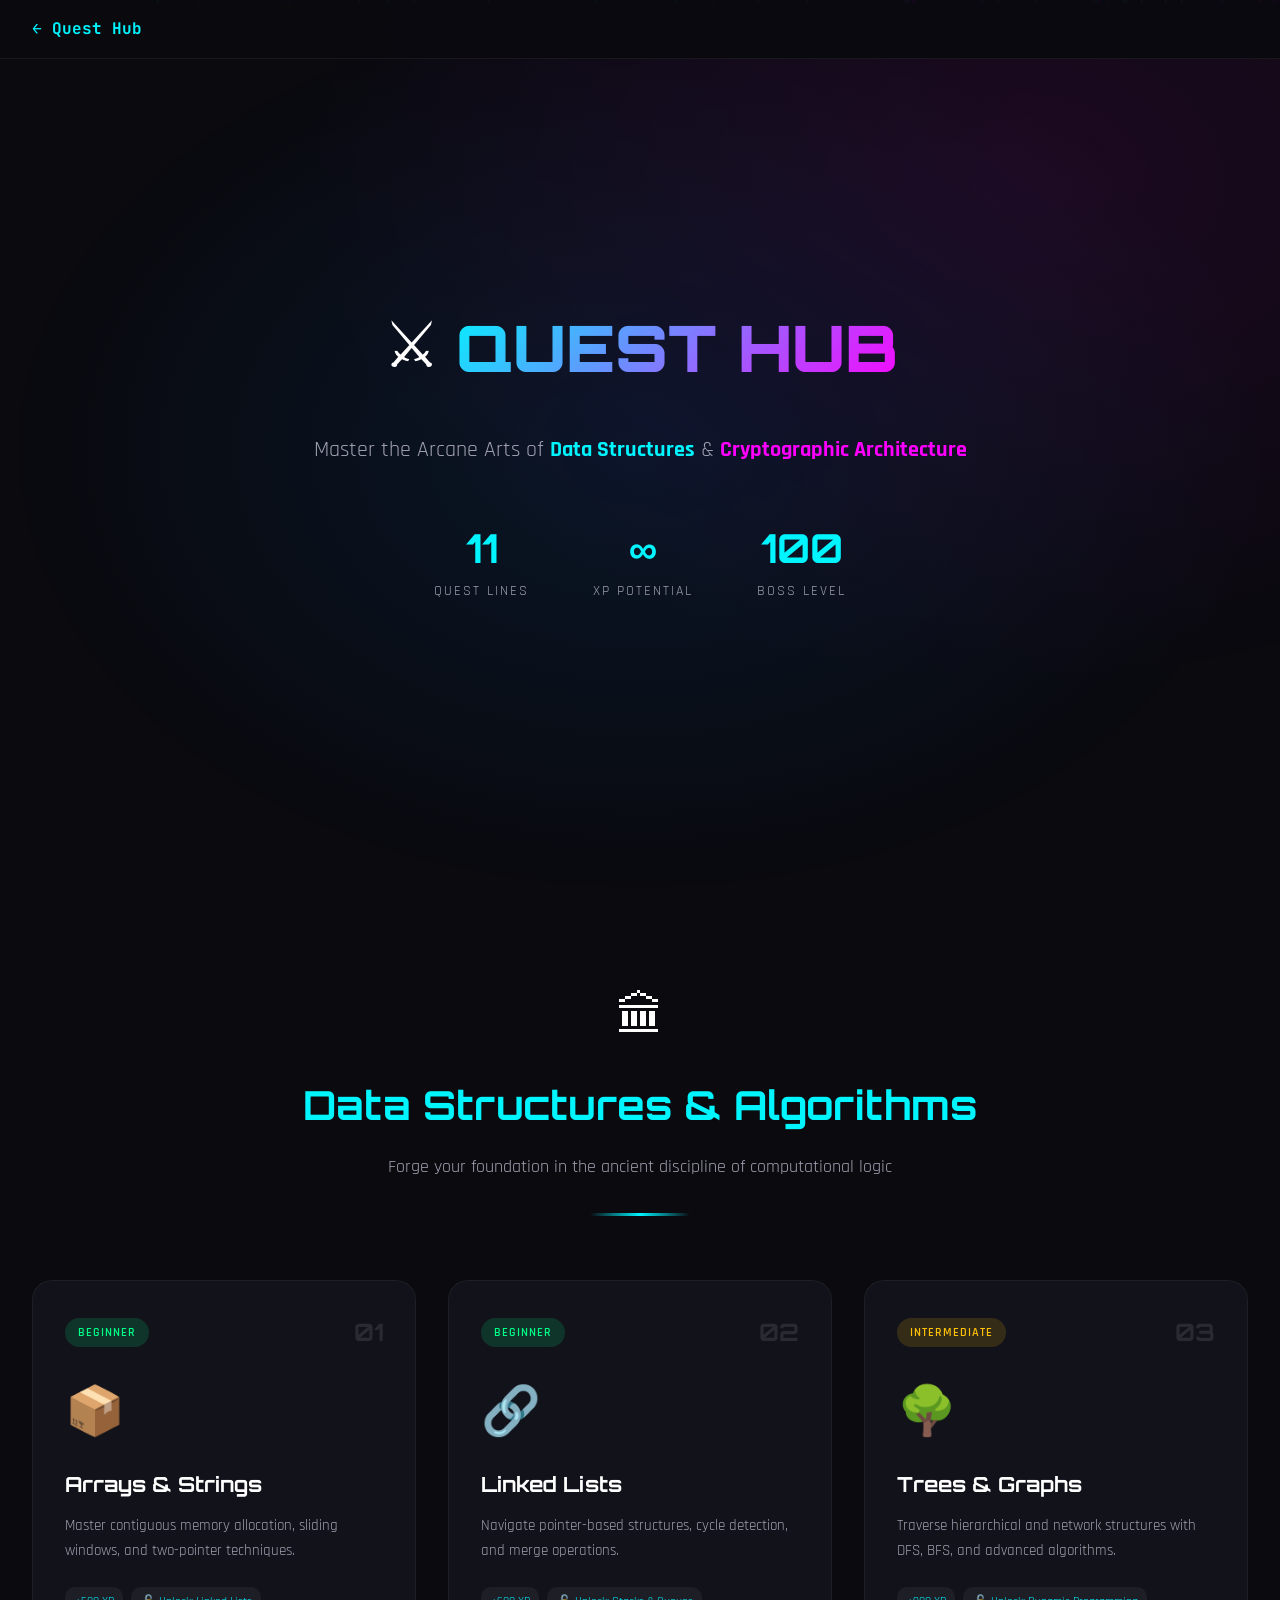
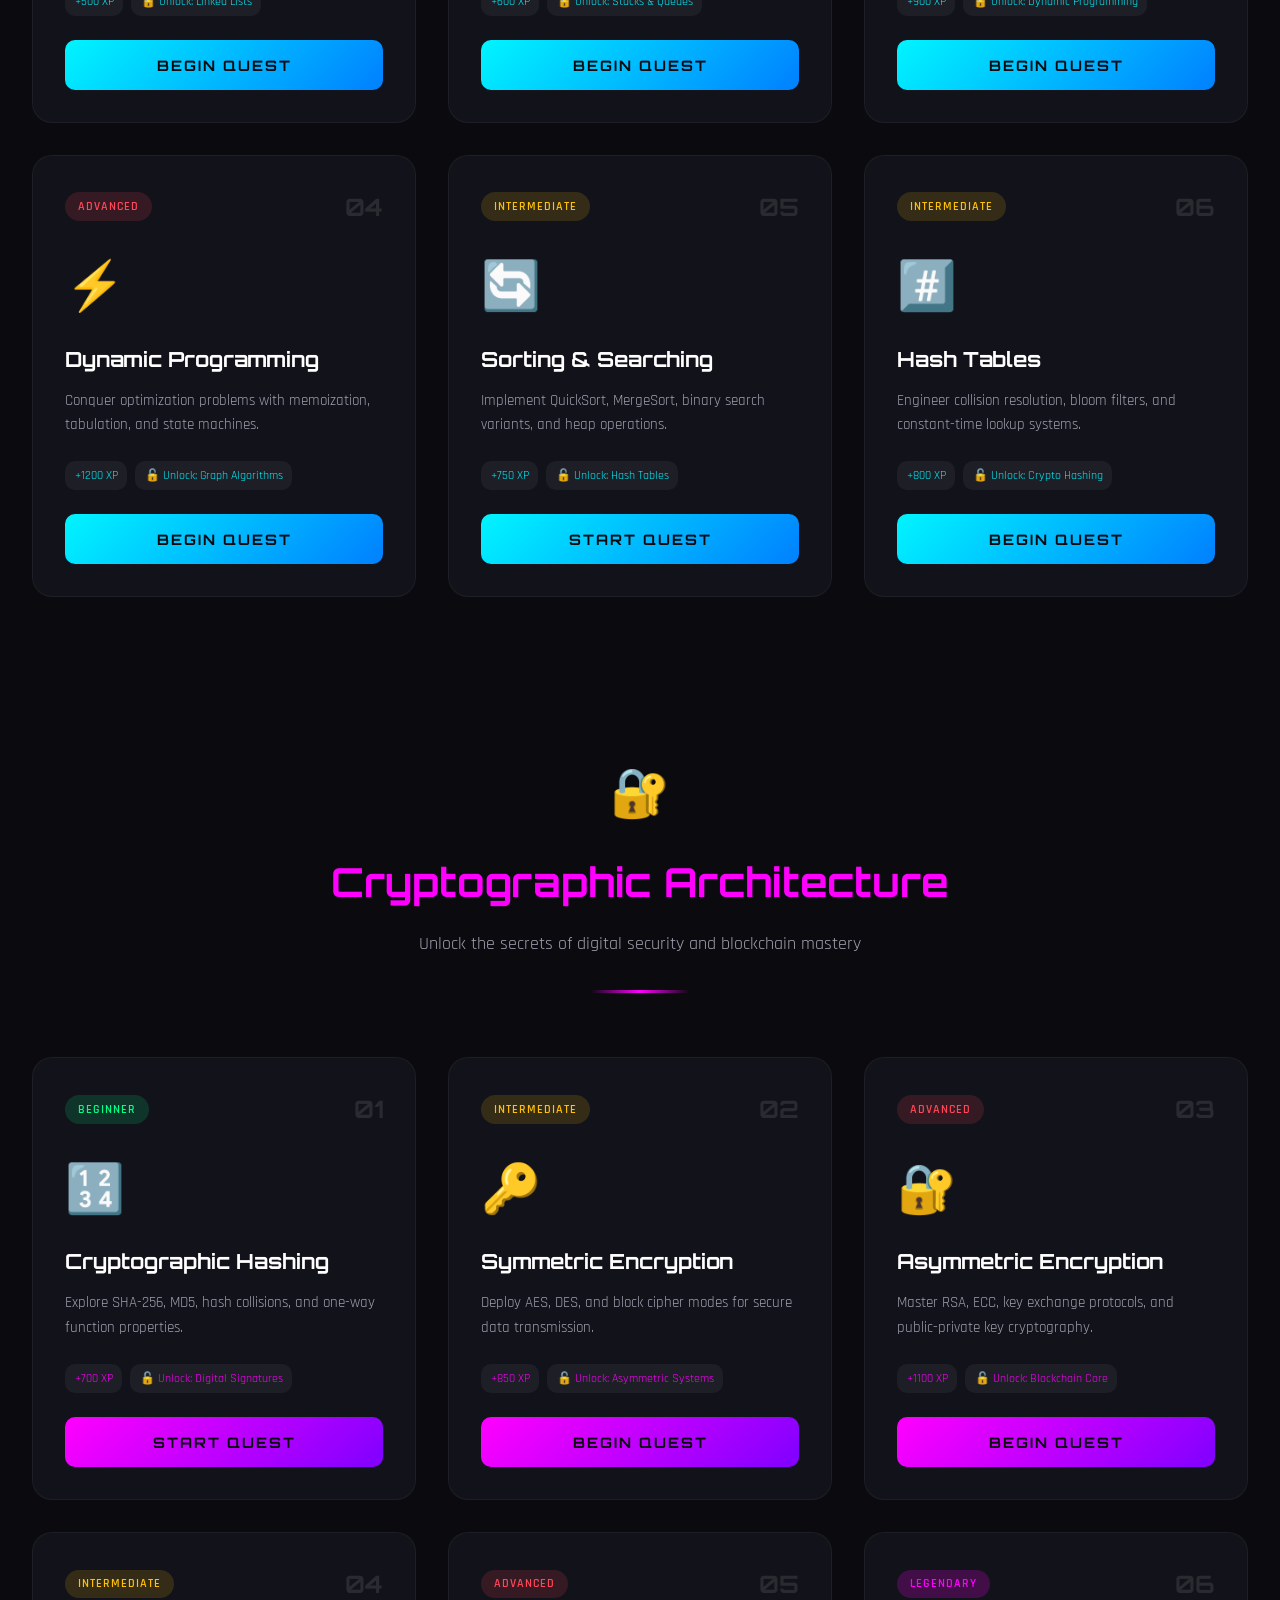
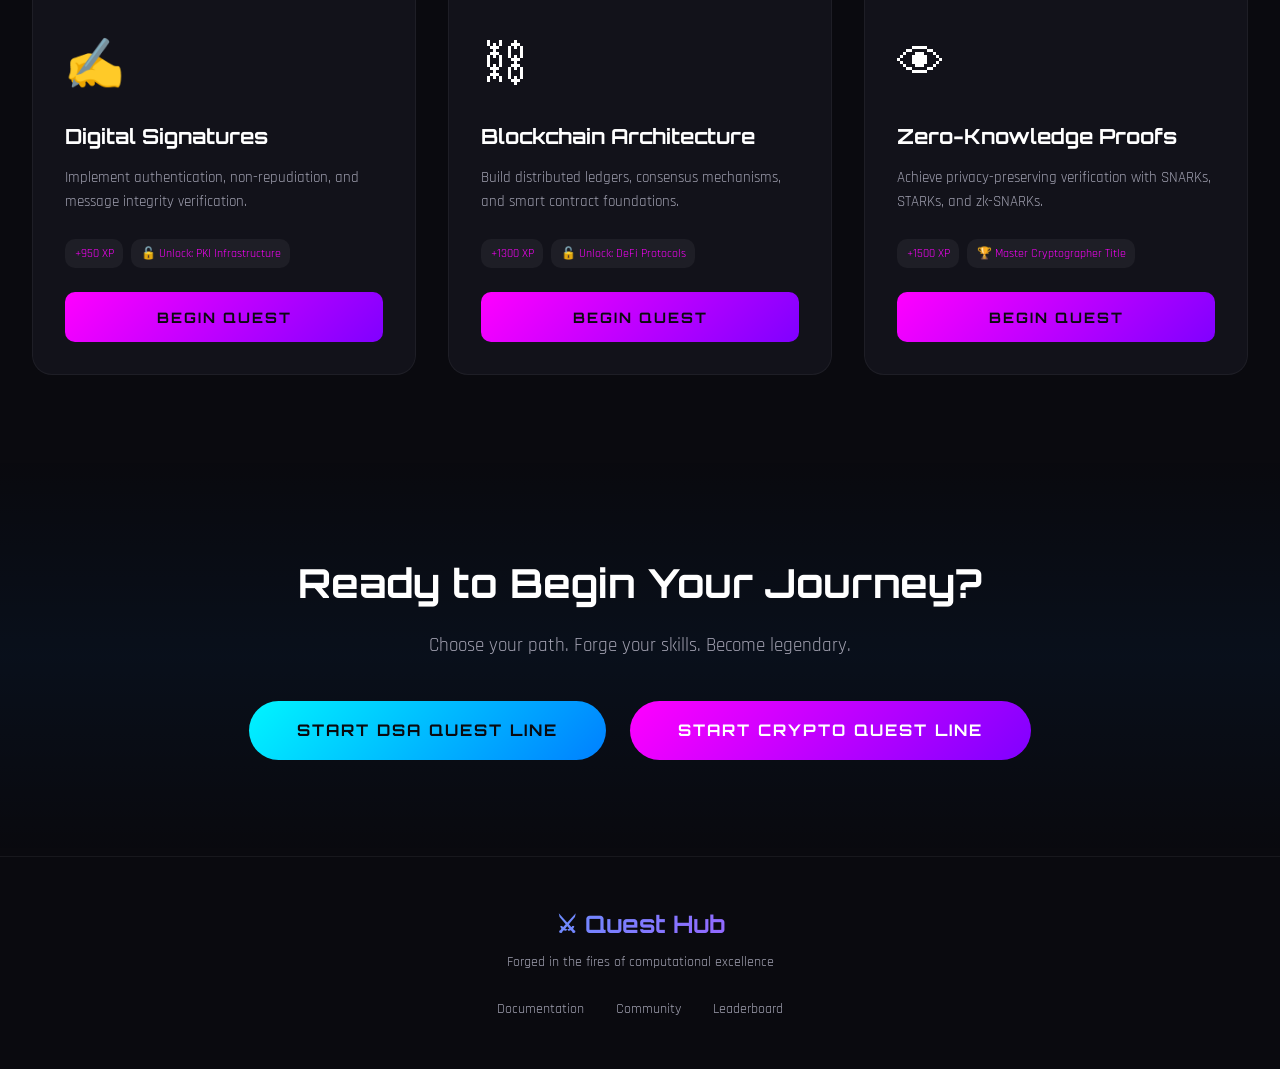
<file: index.html>
<!DOCTYPE html>
<html lang="en">
<head>
    <meta charset="UTF-8">
    <meta name="viewport" content="width=device-width, initial-scale=1.0">
    <title>DSA & Crypto Architecture Quest Hub</title>
    <link href="https://fonts.googleapis.com/css2?family=Orbitron:wght@400;700;900&family=Rajdhani:wght@300;400;500;600;700&family=JetBrains+Mono:wght@400;500;700&family=Inter:wght@300;400;500;600;700&display=swap" rel="stylesheet">
    <link rel="stylesheet" href="shared/styles.css">
    <link rel="stylesheet" href="styles.css">
</head>
<body>
    <div class="particles" id="particles"></div>

    <header class="hero">
        <div class="hero-content">
            <div class="logo-container">
                <div class="logo-icon">⚔</div>
                <h1 class="glitch" data-text="QUEST HUB">QUEST HUB</h1>
            </div>
            <p class="tagline">Master the Arcane Arts of <span class="highlight">Data Structures</span> & <span class="highlight-crypto">Cryptographic Architecture</span></p>
            <div class="stats-bar">
                <div class="stat">
                    <span class="stat-value">12</span>
                    <span class="stat-label">Quest Lines</span>
                </div>
                <div class="stat">
                    <span class="stat-value">∞</span>
                    <span class="stat-label">XP Potential</span>
                </div>
                <div class="stat">
                    <span class="stat-value">100</span>
                    <span class="stat-label">Boss Level</span>
                </div>
            </div>
        </div>
    </header>

    <main>
        <section class="section dsa-section">
            <div class="section-header">
                <span class="section-icon">🏛</span>
                <h2>Data Structures & Algorithms</h2>
                <p class="section-subtitle">Forge your foundation in the ancient discipline of computational logic</p>
                <div class="section-divider"></div>
            </div>

            <div class="quest-grid">
                <div class="quest-card" data-quest="arrays">
                    <div class="card-glow"></div>
                    <div class="card-header">
                        <div class="difficulty-badge easy">Beginner</div>
                        <span class="quest-number">01</span>
                    </div>
                    <div class="card-icon">📦</div>
                    <h3>Arrays & Strings</h3>
                    <p>Master contiguous memory allocation, sliding windows, and two-pointer techniques.</p>
                    <div class="quest-rewards">
                        <span class="reward">+500 XP</span>
                        <span class="reward">🔓 Unlock: Linked Lists</span>
                    </div>
                    <button class="quest-btn" onclick="location.href='pages/arrays-strings.html'">Begin Quest</button>
                </div>

                <div class="quest-card" data-quest="linked">
                    <div class="card-glow"></div>
                    <div class="card-header">
                        <div class="difficulty-badge easy">Beginner</div>
                        <span class="quest-number">02</span>
                    </div>
                    <div class="card-icon">🔗</div>
                    <h3>Linked Lists</h3>
                    <p>Navigate pointer-based structures, cycle detection, and merge operations.</p>
                    <div class="quest-rewards">
                        <span class="reward">+600 XP</span>
                        <span class="reward">🔓 Unlock: Stacks & Queues</span>
                    </div>
                    <button class="quest-btn" onclick="location.href='pages/linked-lists.html'">Begin Quest</button>
                </div>

                <div class="quest-card" data-quest="trees">
                    <div class="card-glow"></div>
                    <div class="card-header">
                        <div class="difficulty-badge medium">Intermediate</div>
                        <span class="quest-number">03</span>
                    </div>
                    <div class="card-icon">🌳</div>
                    <h3>Trees & Graphs</h3>
                    <p>Traverse hierarchical and network structures with DFS, BFS, and advanced algorithms.</p>
                    <div class="quest-rewards">
                        <span class="reward">+900 XP</span>
                        <span class="reward">🔓 Unlock: Dynamic Programming</span>
                    </div>
                    <button class="quest-btn" onclick="location.href='pages/trees-graphs.html'">Begin Quest</button>
                </div>

                <div class="quest-card" data-quest="dynamic">
                    <div class="card-glow"></div>
                    <div class="card-header">
                        <div class="difficulty-badge hard">Advanced</div>
                        <span class="quest-number">04</span>
                    </div>
                    <div class="card-icon">⚡</div>
                    <h3>Dynamic Programming</h3>
                    <p>Conquer optimization problems with memoization, tabulation, and state machines.</p>
                    <div class="quest-rewards">
                        <span class="reward">+1200 XP</span>
                        <span class="reward">🔓 Unlock: Graph Algorithms</span>
                    </div>
                    <button class="quest-btn" onclick="location.href='pages/dynamic-programming.html'">Begin Quest</button>
                </div>

                <div class="quest-card" data-quest="sorting">
                    <div class="card-glow"></div>
                    <div class="card-header">
                        <div class="difficulty-badge medium">Intermediate</div>
                        <span class="quest-number">05</span>
                    </div>
                    <div class="card-icon">🔄</div>
                    <h3>Sorting & Searching</h3>
                    <p>Implement QuickSort, MergeSort, binary search variants, and heap operations.</p>
                    <div class="quest-rewards">
                        <span class="reward">+750 XP</span>
                        <span class="reward">🔓 Unlock: Hash Tables</span>
                    </div>
                    <button class="quest-btn" onclick="location.href='pages/sorting-searching.html'">Start Quest</button>
                </div>

                <div class="quest-card" data-quest="hash">
                    <div class="card-glow"></div>
                    <div class="card-header">
                        <div class="difficulty-badge medium">Intermediate</div>
                        <span class="quest-number">06</span>
                    </div>
                    <div class="card-icon">#️⃣</div>
                    <h3>Hash Tables</h3>
                    <p>Engineer collision resolution, bloom filters, and constant-time lookup systems.</p>
                    <div class="quest-rewards">
                        <span class="reward">+800 XP</span>
                        <span class="reward">🔓 Unlock: Crypto Hashing</span>
                    </div>
                    <button class="quest-btn" onclick="location.href='pages/hash-tables.html'">Begin Quest</button>
                </div>
            </div>
        </section>

        <section class="section crypto-section">
            <div class="section-header">
                <span class="section-icon">🔐</span>
                <h2>Cryptographic Architecture</h2>
                <p class="section-subtitle">Unlock the secrets of digital security and blockchain mastery</p>
                <div class="section-divider crypto"></div>
            </div>

            <div class="quest-grid">
                <div class="quest-card crypto-card" data-quest="hashing">
                    <div class="card-glow crypto-glow"></div>
                    <div class="card-header">
                        <div class="difficulty-badge easy">Beginner</div>
                        <span class="quest-number">01</span>
                    </div>
                    <div class="card-icon">🔢</div>
                    <h3>Cryptographic Hashing</h3>
                    <p>Explore SHA-256, MD5, hash collisions, and one-way function properties.</p>
                    <div class="quest-rewards">
                        <span class="reward">+700 XP</span>
                        <span class="reward">🔓 Unlock: Digital Signatures</span>
                    </div>
                    <button class="quest-btn crypto-btn" onclick="location.href='pages/crypto-hashing.html'">Start Quest</button>
                </div>

                <div class="quest-card crypto-card" data-quest="symmetric">
                    <div class="card-glow crypto-glow"></div>
                    <div class="card-header">
                        <div class="difficulty-badge medium">Intermediate</div>
                        <span class="quest-number">02</span>
                    </div>
                    <div class="card-icon">🔑</div>
                    <h3>Symmetric Encryption</h3>
                    <p>Deploy AES, DES, and block cipher modes for secure data transmission.</p>
                    <div class="quest-rewards">
                        <span class="reward">+850 XP</span>
                        <span class="reward">🔓 Unlock: Asymmetric Systems</span>
                    </div>
                    <button class="quest-btn crypto-btn" onclick="location.href='pages/symmetric-encryption.html'">Begin Quest</button>
                </div>

                <div class="quest-card crypto-card" data-quest="asymmetric">
                    <div class="card-glow crypto-glow"></div>
                    <div class="card-header">
                        <div class="difficulty-badge hard">Advanced</div>
                        <span class="quest-number">03</span>
                    </div>
                    <div class="card-icon">🔐</div>
                    <h3>Asymmetric Encryption</h3>
                    <p>Master RSA, ECC, key exchange protocols, and public-private key cryptography.</p>
                    <div class="quest-rewards">
                        <span class="reward">+1100 XP</span>
                        <span class="reward">🔓 Unlock: Blockchain Core</span>
                    </div>
                    <button class="quest-btn crypto-btn" onclick="location.href='pages/asymmetric-encryption.html'">Begin Quest</button>
                </div>

                <div class="quest-card crypto-card" data-quest="signatures">
                    <div class="card-glow crypto-glow"></div>
                    <div class="card-header">
                        <div class="difficulty-badge medium">Intermediate</div>
                        <span class="quest-number">04</span>
                    </div>
                    <div class="card-icon">✍</div>
                    <h3>Digital Signatures</h3>
                    <p>Implement authentication, non-repudiation, and message integrity verification.</p>
                    <div class="quest-rewards">
                        <span class="reward">+950 XP</span>
                        <span class="reward">🔓 Unlock: PKI Infrastructure</span>
                    </div>
                    <button class="quest-btn crypto-btn" onclick="location.href='pages/digital-signatures.html'">Begin Quest</button>
                </div>

                <div class="quest-card crypto-card" data-quest="blockchain">
                    <div class="card-glow crypto-glow"></div>
                    <div class="card-header">
                        <div class="difficulty-badge hard">Advanced</div>
                        <span class="quest-number">05</span>
                    </div>
                    <div class="card-icon">⛓</div>
                    <h3>Blockchain Architecture</h3>
                    <p>Build distributed ledgers, consensus mechanisms, and smart contract foundations.</p>
                    <div class="quest-rewards">
                        <span class="reward">+1300 XP</span>
                        <span class="reward">🔓 Unlock: DeFi Protocols</span>
                    </div>
                    <button class="quest-btn crypto-btn" onclick="location.href='pages/blockchain.html'">Begin Quest</button>
                </div>

                <div class="quest-card crypto-card" data-quest="zk">
                    <div class="card-glow crypto-glow"></div>
                    <div class="card-header">
                        <div class="difficulty-badge legendary">Legendary</div>
                        <span class="quest-number">06</span>
                    </div>
                    <div class="card-icon">👁</div>
                    <h3>Zero-Knowledge Proofs</h3>
                    <p>Achieve privacy-preserving verification with SNARKs, STARKs, and zk-SNARKs.</p>
                    <div class="quest-rewards">
                        <span class="reward">+1500 XP</span>
                        <span class="reward">🏆 Master Cryptographer Title</span>
                    </div>
                    <button class="quest-btn crypto-btn" onclick="location.href='pages/zero-knowledge.html'">Begin Quest</button>
                </div>
            </div>
        </section>

        <section class="cta-section">
            <div class="cta-content">
                <h2>Ready to Begin Your Journey?</h2>
                <p>Choose your path. Forge your skills. Become legendary.</p>
                <div class="cta-buttons">
                    <button class="cta-btn primary" onclick="document.querySelector('.dsa-section').scrollIntoView({behavior:'smooth'})">Start DSA Quest Line</button>
                    <button class="cta-btn secondary" onclick="document.querySelector('.crypto-section').scrollIntoView({behavior:'smooth'})">Start Crypto Quest Line</button>
                </div>
            </div>
        </section>
    </main>

    <script src="shared/utils.js"></script>
    <script src="shared/navbar.js"></script>
    <script src="shared/footer.js"></script>
    <script src="script.js"></script>
</body>
</html>
</file>
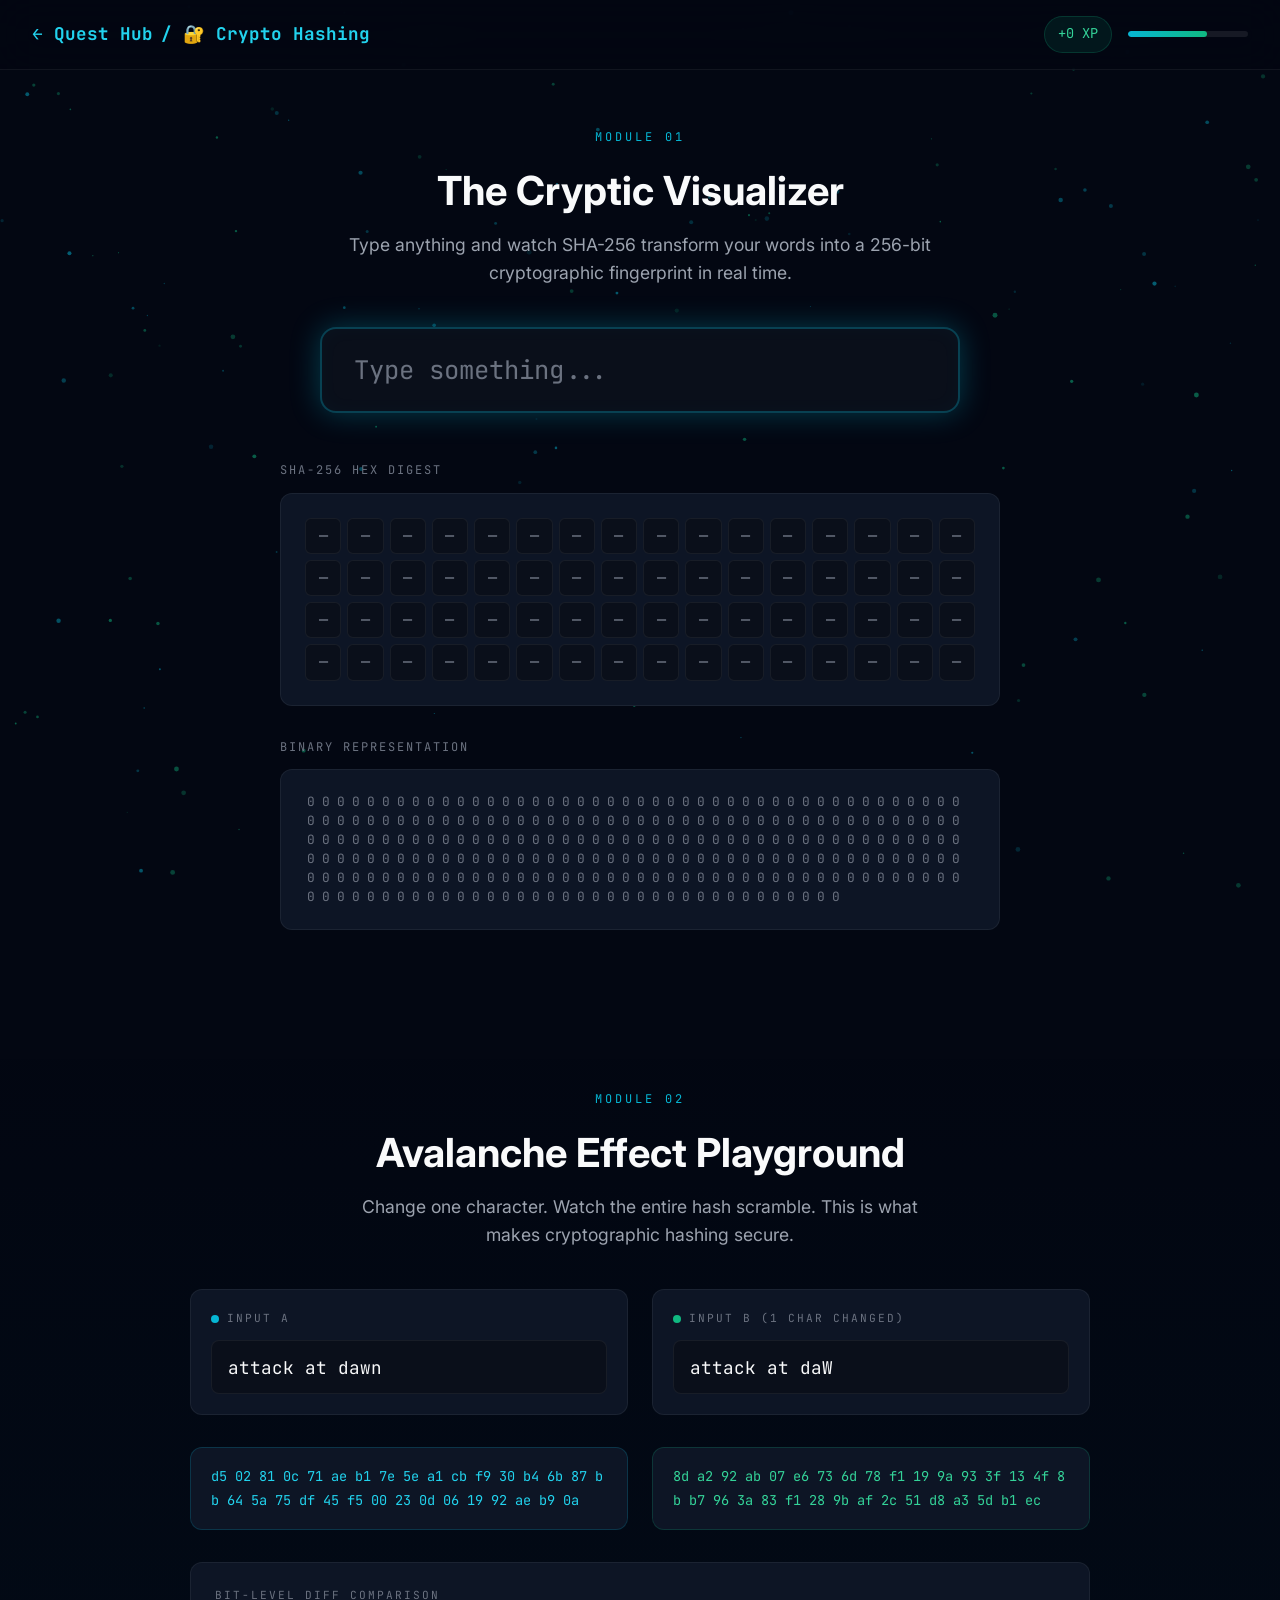
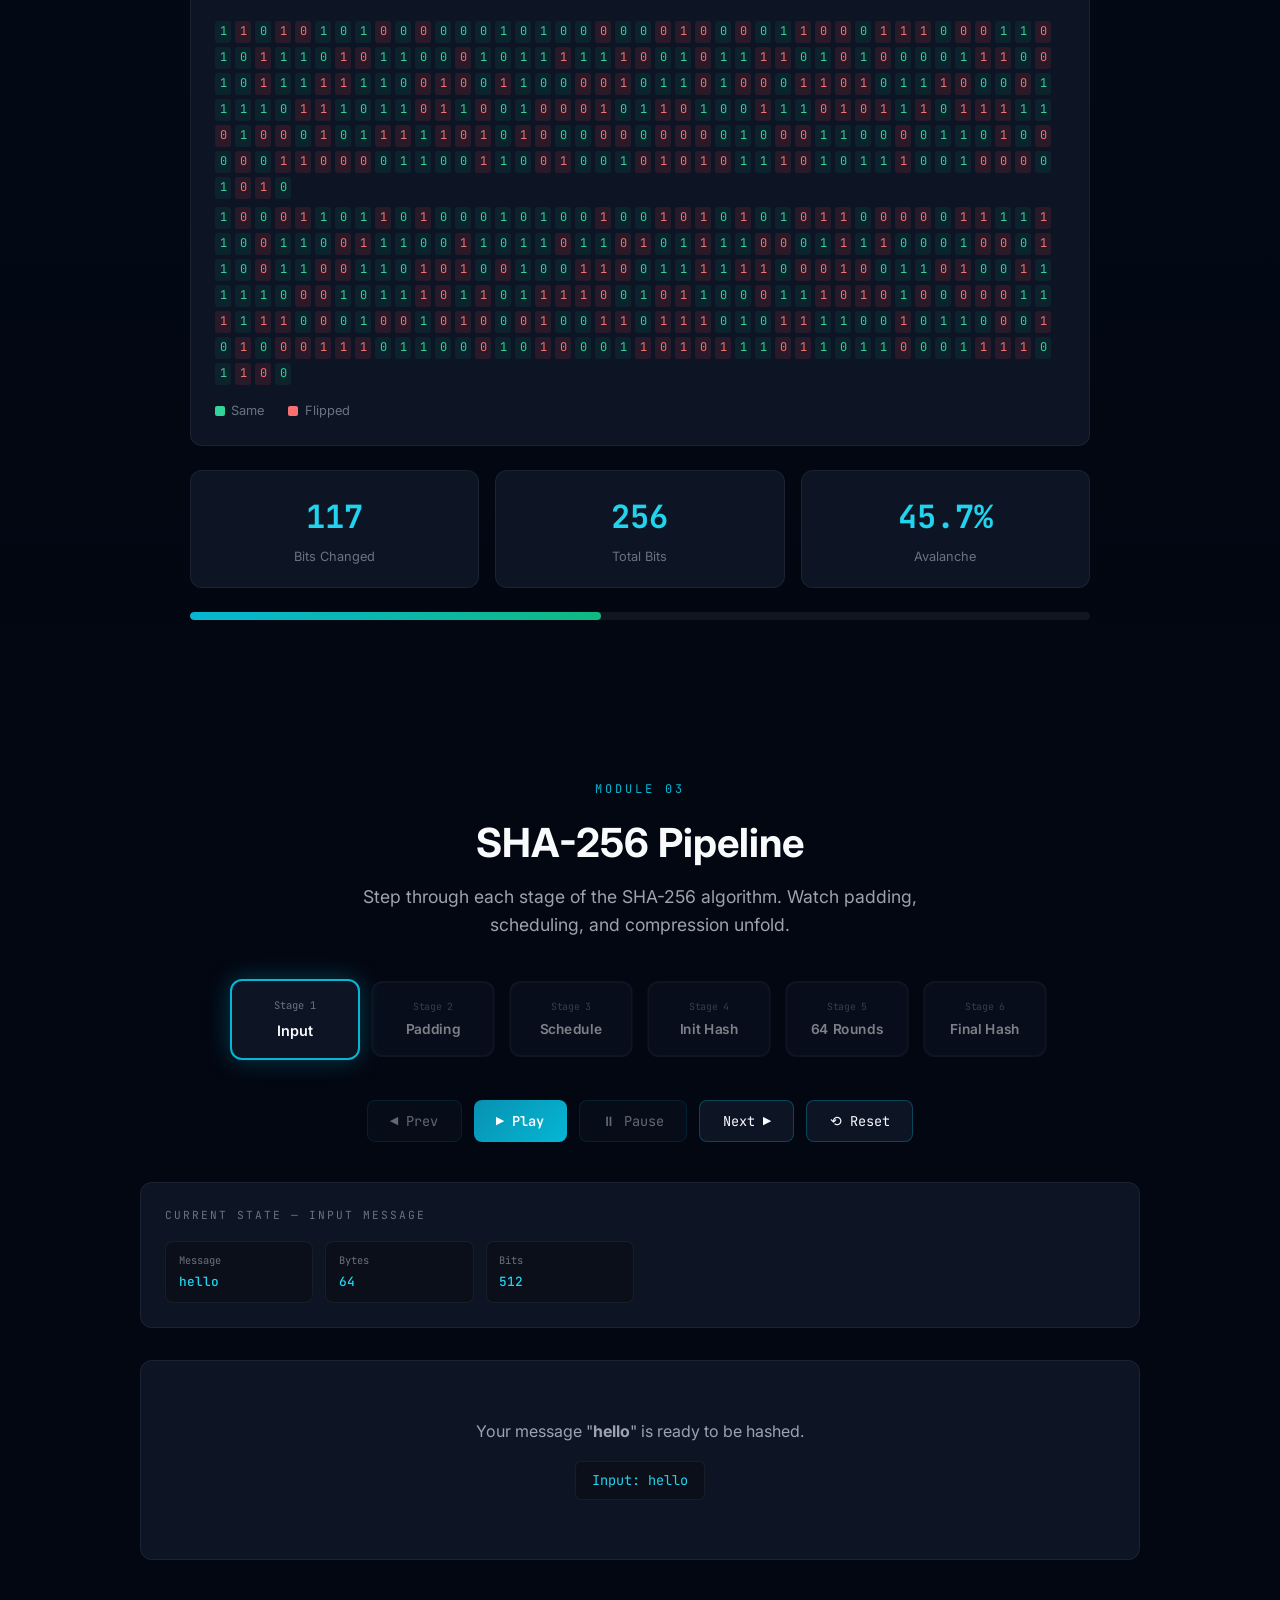
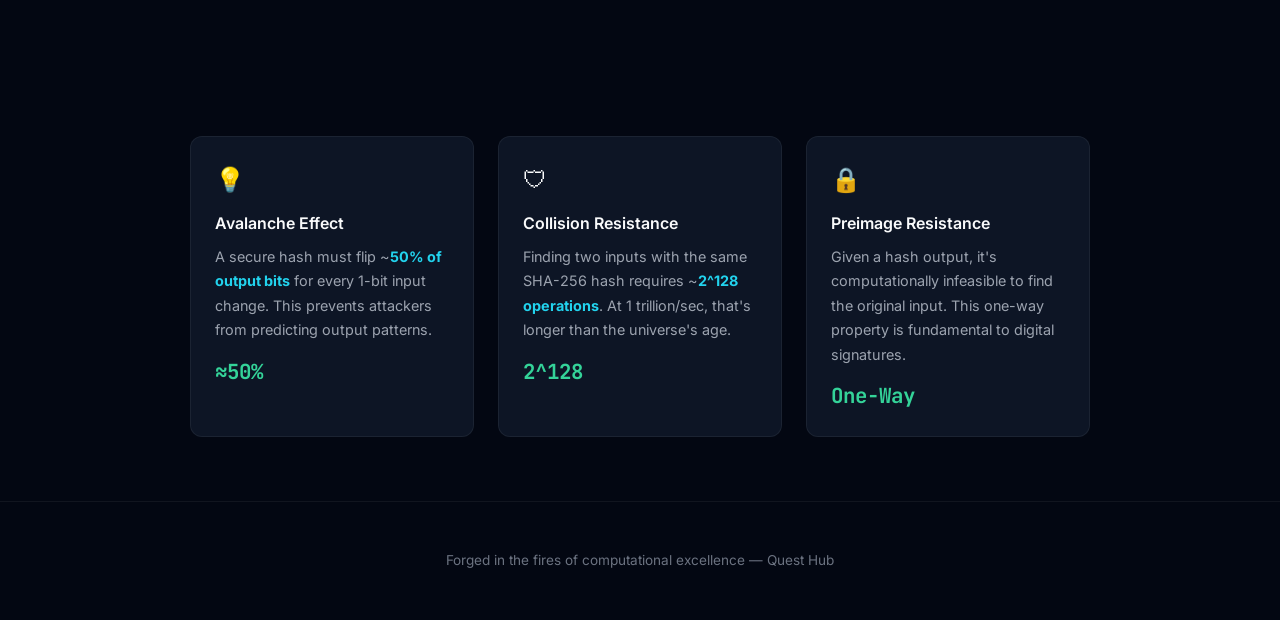
<file: crypto-hashing.html>
<!DOCTYPE html>
<html lang="en">
<head>
    <meta charset="UTF-8">
    <meta name="viewport" content="width=device-width, initial-scale=1.0">
    <title>Cryptographic Hashing — Interactive Quest</title>
    <link href="https://fonts.googleapis.com/css2?family=JetBrains+Mono:wght@400;500;700&family=Inter:wght@300;400;500;600;700&display=swap" rel="stylesheet">
    <script src="https://cdnjs.cloudflare.com/ajax/libs/gsap/3.12.5/gsap.min.js"></script>
    <style>
        *, *::before, *::after { margin: 0; padding: 0; box-sizing: border-box; }

        :root {
            --bg-primary: #030712;
            --bg-secondary: #0a0f1a;
            --bg-card: #0d1525;
            --bg-card-hover: #111d33;
            --cyan-400: #22d3ee;
            --cyan-500: #06b6d4;
            --cyan-600: #0891b2;
            --cyan-glow: rgba(6, 182, 212, 0.3);
            --emerald-400: #34d399;
            --emerald-500: #10b981;
            --emerald-600: #059669;
            --emerald-glow: rgba(16, 185, 129, 0.3);
            --red-400: #f87171;
            --red-500: #ef4444;
            --red-glow: rgba(239, 68, 68, 0.3);
            --text-primary: #f9fafb;
            --text-secondary: #9ca3af;
            --text-muted: #6b7280;
            --border-subtle: rgba(255, 255, 255, 0.06);
            --border-accent: rgba(6, 182, 212, 0.3);
        }

        html { scroll-behavior: smooth; }

        body {
            font-family: 'Inter', sans-serif;
            background: var(--bg-primary);
            color: var(--text-primary);
            overflow-x: hidden;
            line-height: 1.6;
        }

        #particle-canvas {
            position: fixed;
            top: 0;
            left: 0;
            width: 100%;
            height: 100%;
            z-index: 0;
            pointer-events: none;
        }

        .content-wrapper {
            position: relative;
            z-index: 1;
        }

        /* NAVBAR */
        .navbar {
            position: fixed;
            top: 0;
            left: 0;
            right: 0;
            z-index: 100;
            padding: 1rem 2rem;
            background: rgba(3, 7, 18, 0.85);
            backdrop-filter: blur(20px);
            border-bottom: 1px solid var(--border-subtle);
            display: flex;
            align-items: center;
            justify-content: space-between;
        }

        .nav-brand {
            font-family: 'JetBrains Mono', monospace;
            font-weight: 700;
            font-size: 1.1rem;
            color: var(--cyan-400);
            display: flex;
            align-items: center;
            gap: 0.5rem;
        }

        .nav-progress {
            display: flex;
            align-items: center;
            gap: 1rem;
        }

        .xp-badge {
            font-family: 'JetBrains Mono', monospace;
            font-size: 0.85rem;
            color: var(--emerald-400);
            background: rgba(16, 185, 129, 0.1);
            padding: 0.4rem 0.8rem;
            border-radius: 20px;
            border: 1px solid rgba(16, 185, 129, 0.2);
        }

        .progress-track {
            width: 120px;
            height: 6px;
            background: rgba(255, 255, 255, 0.08);
            border-radius: 3px;
            overflow: hidden;
        }

        .progress-fill {
            height: 100%;
            width: 0%;
            background: linear-gradient(90deg, var(--cyan-500), var(--emerald-500));
            border-radius: 3px;
            transition: width 0.5s ease;
        }

        /* SECTIONS */
        section {
            min-height: 100vh;
            padding: 6rem 2rem 4rem;
            display: flex;
            flex-direction: column;
            align-items: center;
            justify-content: center;
        }

        .section-label {
            font-family: 'JetBrains Mono', monospace;
            font-size: 0.75rem;
            text-transform: uppercase;
            letter-spacing: 3px;
            color: var(--cyan-500);
            margin-bottom: 0.75rem;
        }

        .section-title {
            font-size: 2.5rem;
            font-weight: 700;
            margin-bottom: 0.5rem;
            text-align: center;
        }

        .section-subtitle {
            color: var(--text-secondary);
            font-size: 1.1rem;
            margin-bottom: 2.5rem;
            text-align: center;
            max-width: 600px;
        }

        /* HERO */
        #hero {
            padding-top: 8rem;
        }

        .hero-input-wrapper {
            position: relative;
            width: 100%;
            max-width: 640px;
            margin-bottom: 3rem;
        }

        .hero-input {
            width: 100%;
            background: var(--bg-secondary);
            border: 2px solid var(--border-accent);
            border-radius: 16px;
            padding: 1.5rem 2rem;
            font-family: 'JetBrains Mono', monospace;
            font-size: 1.6rem;
            color: var(--cyan-400);
            caret-color: var(--emerald-400);
            transition: all 0.3s ease;
            box-shadow: 0 0 30px var(--cyan-glow), inset 0 0 20px rgba(6, 182, 212, 0.03);
        }

        .hero-input:focus {
            outline: none;
            border-color: var(--cyan-400);
            box-shadow: 0 0 40px var(--cyan-glow), 0 0 80px rgba(6, 182, 212, 0.08), inset 0 0 30px rgba(6, 182, 212, 0.05);
        }

        .hero-input::placeholder { color: var(--text-muted); }

        .hash-output-section {
            width: 100%;
            max-width: 720px;
        }

        .hash-label {
            font-family: 'JetBrains Mono', monospace;
            font-size: 0.75rem;
            text-transform: uppercase;
            letter-spacing: 2px;
            color: var(--text-muted);
            margin-bottom: 0.75rem;
        }

        .hex-grid {
            display: grid;
            grid-template-columns: repeat(16, 1fr);
            gap: 6px;
            margin-bottom: 2rem;
            padding: 1.5rem;
            background: var(--bg-card);
            border: 1px solid var(--border-subtle);
            border-radius: 12px;
        }

        .hex-cell {
            aspect-ratio: 1;
            display: flex;
            align-items: center;
            justify-content: center;
            background: var(--bg-secondary);
            border: 1px solid var(--border-subtle);
            border-radius: 6px;
            font-family: 'JetBrains Mono', monospace;
            font-size: 0.95rem;
            font-weight: 500;
            color: var(--text-muted);
            transition: all 0.2s ease;
            cursor: default;
            position: relative;
        }

        .hex-cell.active {
            color: var(--cyan-400);
            border-color: var(--border-accent);
        }

        .hex-cell.changed {
            color: #fff;
            background: rgba(6, 182, 212, 0.15);
            border-color: var(--cyan-400);
            box-shadow: 0 0 12px var(--cyan-glow);
            animation: cellFlash 0.4s ease;
        }

        .hex-cell:hover {
            transform: scale(1.15);
            z-index: 2;
        }

        .hex-cell:hover::after {
            content: attr(data-tooltip);
            position: absolute;
            bottom: 110%;
            left: 50%;
            transform: translateX(-50%);
            background: var(--bg-primary);
            border: 1px solid var(--border-accent);
            padding: 0.3rem 0.6rem;
            border-radius: 6px;
            font-size: 0.7rem;
            white-space: nowrap;
            color: var(--text-secondary);
            pointer-events: none;
        }

        @keyframes cellFlash {
            0% { transform: scaleY(1); }
            50% { transform: scaleY(0.2); background: var(--cyan-500); }
            100% { transform: scaleY(1); }
        }

        .binary-grid {
            display: flex;
            flex-wrap: wrap;
            gap: 3px;
            padding: 1.5rem;
            background: var(--bg-card);
            border: 1px solid var(--border-subtle);
            border-radius: 12px;
            font-family: 'JetBrains Mono', monospace;
            font-size: 0.8rem;
        }

        .binary-cell {
            width: 12px;
            height: 16px;
            display: flex;
            align-items: center;
            justify-content: center;
            color: var(--text-muted);
            transition: all 0.15s ease;
        }

        .binary-cell.one { color: var(--emerald-400); }
        .binary-cell.zero { color: var(--text-muted); opacity: 0.5; }

        .binary-cell.flip {
            animation: bitFlip 0.35s ease;
        }

        @keyframes bitFlip {
            0% { transform: scale(1); }
            40% { transform: scale(1.6); color: #fff; }
            100% { transform: scale(1); }
        }

        /* AVALANCHE */
        #avalanche {
            background: linear-gradient(180deg, transparent 0%, rgba(6, 182, 212, 0.02) 50%, transparent 100%);
        }

        .avalanche-container {
            width: 100%;
            max-width: 900px;
        }

        .input-pair {
            display: grid;
            grid-template-columns: 1fr 1fr;
            gap: 1.5rem;
            margin-bottom: 2rem;
        }

        .input-box {
            background: var(--bg-card);
            border: 1px solid var(--border-subtle);
            border-radius: 12px;
            padding: 1.25rem;
        }

        .input-box-label {
            font-family: 'JetBrains Mono', monospace;
            font-size: 0.7rem;
            text-transform: uppercase;
            letter-spacing: 2px;
            color: var(--text-muted);
            margin-bottom: 0.75rem;
            display: flex;
            align-items: center;
            gap: 0.5rem;
        }

        .input-box-label .dot {
            width: 8px;
            height: 8px;
            border-radius: 50%;
        }

        .input-box-label .dot.a { background: var(--cyan-500); }
        .input-box-label .dot.b { background: var(--emerald-500); }

        .av-input {
            width: 100%;
            background: var(--bg-secondary);
            border: 1px solid var(--border-subtle);
            border-radius: 8px;
            padding: 0.9rem 1rem;
            font-family: 'JetBrains Mono', monospace;
            font-size: 1.1rem;
            color: var(--text-primary);
            transition: border-color 0.2s;
        }

        .av-input:focus {
            outline: none;
            border-color: var(--cyan-500);
        }

        .hash-pair {
            display: grid;
            grid-template-columns: 1fr 1fr;
            gap: 1.5rem;
            margin-bottom: 2rem;
        }

        .hash-box {
            background: var(--bg-card);
            border: 1px solid var(--border-subtle);
            border-radius: 12px;
            padding: 1rem 1.25rem;
            font-family: 'JetBrains Mono', monospace;
            font-size: 0.85rem;
            word-break: break-all;
            line-height: 1.8;
        }

        .hash-box.hash-a { color: var(--cyan-400); border-color: rgba(6, 182, 212, 0.2); }
        .hash-box.hash-b { color: var(--emerald-400); border-color: rgba(16, 185, 129, 0.2); }

        .diff-viewer {
            background: var(--bg-card);
            border: 1px solid var(--border-subtle);
            border-radius: 12px;
            padding: 1.5rem;
            margin-bottom: 1.5rem;
        }

        .diff-title {
            font-family: 'JetBrains Mono', monospace;
            font-size: 0.7rem;
            text-transform: uppercase;
            letter-spacing: 2px;
            color: var(--text-muted);
            margin-bottom: 1rem;
        }

        .diff-row {
            display: flex;
            flex-wrap: wrap;
            gap: 4px;
            margin-bottom: 0.5rem;
        }

        .diff-bit {
            width: 16px;
            height: 22px;
            display: flex;
            align-items: center;
            justify-content: center;
            font-family: 'JetBrains Mono', monospace;
            font-size: 0.75rem;
            border-radius: 3px;
            transition: all 0.2s ease;
        }

        .diff-bit.match {
            color: var(--emerald-400);
            background: rgba(16, 185, 129, 0.08);
        }

        .diff-bit.diff {
            color: var(--red-400);
            background: rgba(239, 68, 68, 0.12);
            animation: diffPulse 0.5s ease;
        }

        @keyframes diffPulse {
            0%, 100% { box-shadow: none; }
            50% { box-shadow: 0 0 8px var(--red-glow); }
        }

        .diff-legend {
            display: flex;
            gap: 1.5rem;
            margin-top: 1rem;
            font-size: 0.8rem;
            color: var(--text-muted);
        }

        .diff-legend span { display: flex; align-items: center; gap: 0.4rem; }
        .diff-legend .swatch {
            width: 10px;
            height: 10px;
            border-radius: 2px;
        }

        .avalanche-stats {
            display: grid;
            grid-template-columns: repeat(3, 1fr);
            gap: 1rem;
        }

        .stat-card {
            background: var(--bg-card);
            border: 1px solid var(--border-subtle);
            border-radius: 12px;
            padding: 1.25rem;
            text-align: center;
        }

        .stat-card .stat-value {
            font-family: 'JetBrains Mono', monospace;
            font-size: 2rem;
            font-weight: 700;
            color: var(--cyan-400);
        }

        .stat-card .stat-label {
            font-size: 0.8rem;
            color: var(--text-muted);
            margin-top: 0.25rem;
        }

        .avalanche-bar {
            width: 100%;
            height: 8px;
            background: rgba(255, 255, 255, 0.06);
            border-radius: 4px;
            margin-top: 1.5rem;
            overflow: hidden;
        }

        .avalanche-bar-fill {
            height: 100%;
            background: linear-gradient(90deg, var(--cyan-500), var(--emerald-500));
            border-radius: 4px;
            transition: width 0.6s cubic-bezier(0.25, 0.46, 0.45, 0.94);
        }

        /* PIPELINE */
        #pipeline {
            min-height: 100vh;
            padding-bottom: 6rem;
        }

        .pipeline-container {
            width: 100%;
            max-width: 1000px;
        }

        .pipeline-stages {
            display: flex;
            justify-content: center;
            gap: 0.5rem;
            margin-bottom: 2.5rem;
            flex-wrap: wrap;
        }

        .stage-node {
            background: var(--bg-card);
            border: 2px solid var(--border-subtle);
            border-radius: 12px;
            padding: 1rem 1.5rem;
            text-align: center;
            min-width: 130px;
            transition: all 0.4s ease;
            opacity: 0.5;
            transform: scale(0.95);
        }

        .stage-node.active {
            opacity: 1;
            transform: scale(1);
            border-color: var(--cyan-500);
            box-shadow: 0 0 25px var(--cyan-glow);
        }

        .stage-node.complete {
            opacity: 1;
            transform: scale(1);
            border-color: var(--emerald-500);
            box-shadow: 0 0 20px var(--emerald-glow);
        }

        .stage-node.complete::after {
            content: '✓';
            position: absolute;
            top: -8px;
            right: -8px;
            width: 22px;
            height: 22px;
            background: var(--emerald-500);
            color: var(--bg-primary);
            border-radius: 50%;
            display: flex;
            align-items: center;
            justify-content: center;
            font-size: 0.7rem;
            font-weight: 700;
        }

        .stage-node { position: relative; }

        .stage-num {
            font-family: 'JetBrains Mono', monospace;
            font-size: 0.65rem;
            color: var(--text-muted);
            margin-bottom: 0.3rem;
        }

        .stage-name {
            font-weight: 600;
            font-size: 0.9rem;
        }

        .pipeline-controls {
            display: flex;
            justify-content: center;
            gap: 0.75rem;
            margin-bottom: 2.5rem;
            flex-wrap: wrap;
        }

        .pipe-btn {
            font-family: 'JetBrains Mono', monospace;
            font-size: 0.85rem;
            padding: 0.7rem 1.4rem;
            border: 1px solid var(--border-accent);
            border-radius: 8px;
            background: var(--bg-card);
            color: var(--text-primary);
            cursor: pointer;
            transition: all 0.2s ease;
            display: flex;
            align-items: center;
            gap: 0.5rem;
        }

        .pipe-btn:hover {
            background: rgba(6, 182, 212, 0.1);
            border-color: var(--cyan-400);
            box-shadow: 0 0 15px var(--cyan-glow);
        }

        .pipe-btn.primary {
            background: linear-gradient(135deg, var(--cyan-600), var(--cyan-500));
            border: none;
            color: #fff;
            font-weight: 600;
        }

        .pipe-btn.primary:hover {
            box-shadow: 0 0 25px var(--cyan-glow);
            transform: translateY(-1px);
        }

        .pipe-btn:disabled {
            opacity: 0.4;
            cursor: not-allowed;
        }

        .state-panel {
            background: var(--bg-card);
            border: 1px solid var(--border-subtle);
            border-radius: 12px;
            padding: 1.5rem;
            margin-bottom: 2rem;
        }

        .state-title {
            font-family: 'JetBrains Mono', monospace;
            font-size: 0.7rem;
            text-transform: uppercase;
            letter-spacing: 2px;
            color: var(--text-muted);
            margin-bottom: 1rem;
        }

        .state-grid {
            display: grid;
            grid-template-columns: repeat(auto-fill, minmax(140px, 1fr));
            gap: 0.75rem;
        }

        .state-item {
            background: var(--bg-secondary);
            border: 1px solid var(--border-subtle);
            border-radius: 8px;
            padding: 0.6rem 0.8rem;
            font-family: 'JetBrains Mono', monospace;
            font-size: 0.8rem;
            transition: all 0.3s ease;
        }

        .state-item.highlight {
            border-color: var(--cyan-400);
            box-shadow: 0 0 10px var(--cyan-glow);
        }

        .state-item .reg-name {
            color: var(--text-muted);
            font-size: 0.65rem;
            display: block;
            margin-bottom: 0.2rem;
        }

        .state-item .reg-value {
            color: var(--cyan-400);
            font-weight: 500;
        }

        .pipeline-viz {
            background: var(--bg-card);
            border: 1px solid var(--border-subtle);
            border-radius: 12px;
            padding: 2rem;
            min-height: 200px;
            display: flex;
            flex-direction: column;
            align-items: center;
            justify-content: center;
            text-align: center;
        }

        .viz-description {
            color: var(--text-secondary);
            font-size: 1rem;
            max-width: 500px;
            margin-bottom: 1rem;
        }

        .viz-detail {
            font-family: 'JetBrains Mono', monospace;
            font-size: 0.85rem;
            color: var(--cyan-400);
            background: var(--bg-secondary);
            padding: 0.5rem 1rem;
            border-radius: 6px;
            border: 1px solid var(--border-subtle);
        }

        /* INFO CARDS */
        .info-cards {
            display: grid;
            grid-template-columns: repeat(auto-fit, minmax(280px, 1fr));
            gap: 1.5rem;
            width: 100%;
            max-width: 900px;
            margin-top: 3rem;
        }

        .info-card {
            background: var(--bg-card);
            border: 1px solid var(--border-subtle);
            border-radius: 12px;
            padding: 1.5rem;
            transition: all 0.3s ease;
        }

        .info-card:hover {
            border-color: var(--border-accent);
            transform: translateY(-4px);
        }

        .info-card-icon {
            font-size: 1.5rem;
            margin-bottom: 0.75rem;
        }

        .info-card h4 {
            font-size: 1rem;
            font-weight: 600;
            margin-bottom: 0.5rem;
            color: var(--text-primary);
        }

        .info-card p {
            font-size: 0.9rem;
            color: var(--text-secondary);
            line-height: 1.7;
        }

        .info-card strong { color: var(--cyan-400); }

        .info-stat {
            display: inline-block;
            margin-top: 0.75rem;
            font-family: 'JetBrains Mono', monospace;
            font-size: 1.3rem;
            font-weight: 700;
            color: var(--emerald-400);
        }

        /* FOOTER */
        footer {
            position: relative;
            z-index: 1;
            text-align: center;
            padding: 3rem 2rem;
            border-top: 1px solid var(--border-subtle);
        }

        footer p {
            color: var(--text-muted);
            font-size: 0.85rem;
        }

        /* RESPONSIVE */
        @media (max-width: 768px) {
            .hex-grid { grid-template-columns: repeat(8, 1fr); }
            .input-pair, .hash-pair { grid-template-columns: 1fr; }
            .avalanche-stats { grid-template-columns: 1fr; }
            .section-title { font-size: 1.8rem; }
            .hero-input { font-size: 1.2rem; padding: 1.2rem 1.5rem; }
            .pipeline-stages { gap: 0.5rem; }
            .stage-node { min-width: 90px; padding: 0.8rem 0.8rem; }
            .stage-name { font-size: 0.75rem; }
        }
    </style>
</head>
<body>

<canvas id="particle-canvas"></canvas>

<div class="content-wrapper">
    <!-- NAVBAR -->
    <nav class="navbar">
        <div class="nav-brand"><a href="index.html" style="color: inherit; text-decoration: none;">← Quest Hub</a> / 🔐 Crypto Hashing</div>
        <div class="nav-progress">
            <div class="xp-badge" id="xp-display">+0 XP</div>
            <div class="progress-track">
                <div class="progress-fill" id="main-progress"></div>
            </div>
        </div>
    </nav>

    <!-- SECTION 1: HERO VISUALIZER -->
    <section id="hero">
        <div class="section-label">Module 01</div>
        <h1 class="section-title">The Cryptic Visualizer</h1>
        <p class="section-subtitle">Type anything and watch SHA-256 transform your words into a 256-bit cryptographic fingerprint in real time.</p>

        <div class="hero-input-wrapper">
            <input type="text" class="hero-input" id="hash-input" placeholder="Type something..." autocomplete="off" spellcheck="false">
        </div>

        <div class="hash-output-section">
            <div class="hash-label">SHA-256 Hex Digest</div>
            <div class="hex-grid" id="hex-grid"></div>

            <div class="hash-label">Binary Representation</div>
            <div class="binary-grid" id="binary-grid"></div>
        </div>
    </section>

    <!-- SECTION 2: AVALANCHE EFFECT -->
    <section id="avalanche">
        <div class="section-label">Module 02</div>
        <h1 class="section-title">Avalanche Effect Playground</h1>
        <p class="section-subtitle">Change one character. Watch the entire hash scramble. This is what makes cryptographic hashing secure.</p>

        <div class="avalanche-container">
            <div class="input-pair">
                <div class="input-box">
                    <div class="input-box-label"><span class="dot a"></span> Input A</div>
                    <input type="text" class="av-input" id="av-input-a" value="attack at dawn" autocomplete="off" spellcheck="false">
                </div>
                <div class="input-box">
                    <div class="input-box-label"><span class="dot b"></span> Input B (1 char changed)</div>
                    <input type="text" class="av-input" id="av-input-b" value="attack at daW" autocomplete="off" spellcheck="false">
                </div>
            </div>

            <div class="hash-pair">
                <div class="hash-box hash-a" id="hash-a">—</div>
                <div class="hash-box hash-b" id="hash-b">—</div>
            </div>

            <div class="diff-viewer">
                <div class="diff-title">Bit-Level Diff Comparison</div>
                <div class="diff-row" id="diff-row-a"></div>
                <div class="diff-row" id="diff-row-b"></div>
                <div class="diff-legend">
                    <span><span class="swatch" style="background: var(--emerald-400);"></span> Same</span>
                    <span><span class="swatch" style="background: var(--red-400);"></span> Flipped</span>
                </div>
            </div>

            <div class="avalanche-stats">
                <div class="stat-card">
                    <div class="stat-value" id="bits-changed">0</div>
                    <div class="stat-label">Bits Changed</div>
                </div>
                <div class="stat-card">
                    <div class="stat-value" id="bits-total">256</div>
                    <div class="stat-label">Total Bits</div>
                </div>
                <div class="stat-card">
                    <div class="stat-value" id="avalanche-pct">0%</div>
                    <div class="stat-label">Avalanche</div>
                </div>
            </div>
            <div class="avalanche-bar">
                <div class="avalanche-bar-fill" id="av-bar-fill" style="width: 0%"></div>
            </div>
        </div>
    </section>

    <!-- SECTION 3: SHA-256 PIPELINE -->
    <section id="pipeline">
        <div class="section-label">Module 03</div>
        <h1 class="section-title">SHA-256 Pipeline</h1>
        <p class="section-subtitle">Step through each stage of the SHA-256 algorithm. Watch padding, scheduling, and compression unfold.</p>

        <div class="pipeline-container">
            <div class="pipeline-stages" id="pipeline-stages">
                <div class="stage-node active" data-stage="0">
                    <div class="stage-num">Stage 1</div>
                    <div class="stage-name">Input</div>
                </div>
                <div class="stage-node" data-stage="1">
                    <div class="stage-num">Stage 2</div>
                    <div class="stage-name">Padding</div>
                </div>
                <div class="stage-node" data-stage="2">
                    <div class="stage-num">Stage 3</div>
                    <div class="stage-name">Schedule</div>
                </div>
                <div class="stage-node" data-stage="3">
                    <div class="stage-num">Stage 4</div>
                    <div class="stage-name">Init Hash</div>
                </div>
                <div class="stage-node" data-stage="4">
                    <div class="stage-num">Stage 5</div>
                    <div class="stage-name">64 Rounds</div>
                </div>
                <div class="stage-node" data-stage="5">
                    <div class="stage-num">Stage 6</div>
                    <div class="stage-name">Final Hash</div>
                </div>
            </div>

            <div class="pipeline-controls">
                <button class="pipe-btn" id="btn-prev" disabled>◀ Prev</button>
                <button class="pipe-btn primary" id="btn-play">▶ Play</button>
                <button class="pipe-btn" id="btn-pause" disabled>⏸ Pause</button>
                <button class="pipe-btn" id="btn-next">Next ▶</button>
                <button class="pipe-btn" id="btn-reset">⟲ Reset</button>
            </div>

            <div class="state-panel" id="state-panel">
                <div class="state-title">Current State — <span id="state-stage-name">Input Message</span></div>
                <div class="state-grid" id="state-grid"></div>
            </div>

            <div class="pipeline-viz" id="pipeline-viz">
                <div class="viz-description" id="viz-desc">
                    Enter a message in the Hero section above, then press <strong>Play</strong> or <strong>Next</strong> to step through SHA-256.
                </div>
                <div class="viz-detail" id="viz-detail">Waiting for input...</div>
            </div>
        </div>
    </section>

    <!-- INFO CARDS -->
    <section style="min-height: auto; padding: 2rem 2rem 4rem;">
        <div class="info-cards">
            <div class="info-card">
                <div class="info-card-icon">💡</div>
                <h4>Avalanche Effect</h4>
                <p>A secure hash must flip ~<strong>50% of output bits</strong> for every 1-bit input change. This prevents attackers from predicting output patterns.</p>
                <div class="info-stat">≈50%</div>
            </div>
            <div class="info-card">
                <div class="info-card-icon">🛡</div>
                <h4>Collision Resistance</h4>
                <p>Finding two inputs with the same SHA-256 hash requires ~<strong>2^128 operations</strong>. At 1 trillion/sec, that's longer than the universe's age.</p>
                <div class="info-stat">2^128</div>
            </div>
            <div class="info-card">
                <div class="info-card-icon">🔒</div>
                <h4>Preimage Resistance</h4>
                <p>Given a hash output, it's computationally infeasible to find the original input. This one-way property is fundamental to digital signatures.</p>
                <div class="info-stat">One-Way</div>
            </div>
        </div>
    </section>

    <footer>
        <p>Forged in the fires of computational excellence — Quest Hub</p>
    </footer>
</div>

<script>
// ========== AUDIO ==========
const AudioCtx = window.AudioContext || window.webkitAudioContext;
let audioCtx;

function ensureAudio() {
    if (!audioCtx) audioCtx = new AudioCtx();
}

function playHashSound() {
    ensureAudio();
    const osc = audioCtx.createOscillator();
    const gain = audioCtx.createGain();
    osc.connect(gain);
    gain.connect(audioCtx.destination);
    osc.type = 'sine';
    osc.frequency.setValueAtTime(880, audioCtx.currentTime);
    osc.frequency.exponentialRampToValueAtTime(1760, audioCtx.currentTime + 0.08);
    gain.gain.setValueAtTime(0.08, audioCtx.currentTime);
    gain.gain.exponentialRampToValueAtTime(0.001, audioCtx.currentTime + 0.15);
    osc.start(audioCtx.currentTime);
    osc.stop(audioCtx.currentTime + 0.15);
}

function playBitSound() {
    ensureAudio();
    const osc = audioCtx.createOscillator();
    const gain = audioCtx.createGain();
    osc.connect(gain);
    gain.connect(audioCtx.destination);
    osc.type = 'square';
    osc.frequency.setValueAtTime(180 + Math.random() * 80, audioCtx.currentTime);
    gain.gain.setValueAtTime(0.02, audioCtx.currentTime);
    gain.gain.exponentialRampToValueAtTime(0.001, audioCtx.currentTime + 0.04);
    osc.start(audioCtx.currentTime);
    osc.stop(audioCtx.currentTime + 0.04);
}

// ========== PARTICLES ==========
const canvas = document.getElementById('particle-canvas');
const ctx = canvas.getContext('2d');
let particles = [];
let mouseX = -1000, mouseY = -1000;

function resizeCanvas() {
    canvas.width = window.innerWidth;
    canvas.height = window.innerHeight;
}
resizeCanvas();
window.addEventListener('resize', resizeCanvas);

document.addEventListener('mousemove', e => { mouseX = e.clientX; mouseY = e.clientY; });

class Particle {
    constructor() { this.reset(); }
    reset() {
        this.x = Math.random() * canvas.width;
        this.y = Math.random() * canvas.height;
        this.vx = (Math.random() - 0.5) * 0.3;
        this.vy = (Math.random() - 0.5) * 0.3;
        this.size = Math.random() * 2 + 0.5;
        this.alpha = Math.random() * 0.4 + 0.1;
        this.color = Math.random() > 0.5 ? '6, 182, 212' : '16, 185, 129';
    }
    update() {
        const dx = this.x - mouseX;
        const dy = this.y - mouseY;
        const dist = Math.sqrt(dx * dx + dy * dy);
        if (dist < 150) {
            const force = (150 - dist) / 150;
            this.vx += (dx / dist) * force * 0.8;
            this.vy += (dy / dist) * force * 0.8;
        }
        this.vx *= 0.98;
        this.vy *= 0.98;
        this.x += this.vx;
        this.y += this.vy;
        if (this.x < 0 || this.x > canvas.width || this.y < 0 || this.y > canvas.height) this.reset();
    }
    draw() {
        ctx.beginPath();
        ctx.arc(this.x, this.y, this.size, 0, Math.PI * 2);
        ctx.fillStyle = `rgba(${this.color}, ${this.alpha})`;
        ctx.fill();
    }
}

for (let i = 0; i < 180; i++) particles.push(new Particle());

function animateParticles() {
    ctx.clearRect(0, 0, canvas.width, canvas.height);
    particles.forEach(p => { p.update(); p.draw(); });
    requestAnimationFrame(animateParticles);
}
animateParticles();

// ========== HASHING ==========
async function computeHash(msg) {
    const data = new TextEncoder().encode(msg);
    const hashBuf = await crypto.subtle.digest('SHA-256', data);
    return Array.from(new Uint8Array(hashBuf)).map(b => b.toString(16).padStart(2, '0')).join('');
}

function hexToBinary(hex) {
    return hex.split('').map(c => parseInt(c, 16).toString(2).padStart(4, '0')).join('');
}

// ========== HERO VISUALIZER ==========
const hexGrid = document.getElementById('hex-grid');
const binaryGrid = document.getElementById('binary-grid');
const hashInput = document.getElementById('hash-input');
let prevHex = '';

function initHexGrid() {
    hexGrid.innerHTML = '';
    for (let i = 0; i < 64; i++) {
        const cell = document.createElement('div');
        cell.className = 'hex-cell';
        cell.textContent = '—';
        cell.dataset.tooltip = `Byte ${i}`;
        hexGrid.appendChild(cell);
    }
}

function initBinaryGrid() {
    binaryGrid.innerHTML = '';
    for (let i = 0; i < 256; i++) {
        const cell = document.createElement('div');
        cell.className = 'binary-cell';
        cell.textContent = '0';
        binaryGrid.appendChild(cell);
    }
}

initHexGrid();
initBinaryGrid();

let hashDebounce;
hashInput.addEventListener('input', () => {
    clearTimeout(hashDebounce);
    hashDebounce = setTimeout(() => updateHeroHash(), 50);
});

async function updateHeroHash() {
    const msg = hashInput.value;
    if (!msg) {
        document.querySelectorAll('.hex-cell').forEach(c => { c.textContent = '—'; c.classList.remove('active', 'changed'); });
        document.querySelectorAll('.binary-cell').forEach(c => { c.textContent = '0'; c.className = 'binary-cell'; });
        prevHex = '';
        return;
    }
    const hex = await computeHash(msg);
    const cells = document.querySelectorAll('.hex-cell');
    const bins = document.querySelectorAll('.binary-cell');

    let changed = false;
    hex.split('').forEach((ch, i) => {
        const old = prevHex[i] || '';
        cells[i].textContent = ch;
        cells[i].classList.add('active');
        if (old && old !== ch) {
            cells[i].classList.add('changed');
            setTimeout(() => cells[i].classList.remove('changed'), 500);
            changed = true;
        }
    });

    const bin = hexToBinary(hex);
    bin.split('').forEach((bit, i) => {
        const oldBin = prevHex ? hexToBinary(prevHex)[i] : '';
        bins[i].textContent = bit;
        bins[i].className = `binary-cell ${bit === '1' ? 'one' : 'zero'}`;
        if (oldBin && oldBin !== bit) {
            bins[i].classList.add('flip');
            setTimeout(() => bins[i].classList.remove('flip'), 400);
        }
    });

    if (changed) playHashSound();
    prevHex = hex;
    updateProgress(33);
}

// ========== AVALANCHE ==========
const avInputA = document.getElementById('av-input-a');
const avInputB = document.getElementById('av-input-b');
const hashADiv = document.getElementById('hash-a');
const hashBDiv = document.getElementById('hash-b');
const diffRowA = document.getElementById('diff-row-a');
const diffRowB = document.getElementById('diff-row-b');
const bitsChangedEl = document.getElementById('bits-changed');
const avalanchePctEl = document.getElementById('avalanche-pct');
const avBarFill = document.getElementById('av-bar-fill');

let prevAvHex = { a: '', b: '' };

async function updateAvalanche() {
    const [hexA, hexB] = await Promise.all([computeHash(avInputA.value), computeHash(avInputB.value)]);
    hashADiv.textContent = hexA.match(/.{1,2}/g).join(' ');
    hashBDiv.textContent = hexB.match(/.{1,2}/g).join(' ');

    const binA = hexToBinary(hexA);
    const binB = hexToBinary(hexB);

    diffRowA.innerHTML = '';
    diffRowB.innerHTML = '';
    let diffs = 0;

    for (let i = 0; i < 256; i++) {
        const a = binA[i];
        const b = binB[i];
        const isDiff = a !== b;
        if (isDiff) diffs++;

        const elA = document.createElement('div');
        elA.className = `diff-bit ${isDiff ? 'diff' : 'match'}`;
        elA.textContent = a;
        diffRowA.appendChild(elA);

        const elB = document.createElement('div');
        elB.className = `diff-bit ${isDiff ? 'diff' : 'match'}`;
        elB.textContent = b;
        diffRowB.appendChild(elB);
    }

    const pct = ((diffs / 256) * 100).toFixed(1);
    bitsChangedEl.textContent = diffs;
    avalanchePctEl.textContent = pct + '%';
    avBarFill.style.width = pct + '%';

    if (prevAvHex.a && (prevAvHex.a !== hexA || prevAvHex.b !== hexB)) playBitSound();
    prevAvHex = { a: hexA, b: hexB };
    updateProgress(66);
}

avInputA.addEventListener('input', updateAvalanche);
avInputB.addEventListener('input', updateAvalanche);
updateAvalanche();

// ========== PIPELINE ==========
const SHA256_K = [
    0x428a2f98,0x71374491,0xb5c0fbcf,0xe9b5dba5,0x3956c25b,0x59f111f1,0x923f82a4,0xab1c5ed5,
    0xd807aa98,0x12835b01,0x243185be,0x550c7dc3,0x72be5d74,0x80deb1fe,0x9bdc06a7,0xc19bf174,
    0xe49b69c1,0xefbe4786,0x0fc19dc6,0x240ca1cc,0x2de92c6f,0x4a7484aa,0x5cb0a9dc,0x76f988da,
    0x983e5152,0xa831c66d,0xb00327c8,0xbf597fc7,0xc6e00bf3,0xd5a79147,0x06ca6351,0x14292967,
    0x27b70a85,0x2e1b2138,0x4d2c6dfc,0x53380d13,0x650a7354,0x766a0abb,0x81c2c92e,0x92722c85,
    0xa2bfe8a1,0xa81a664b,0xc24b8b70,0xc76c51a3,0xd192e819,0xd6990624,0xf40e3585,0x106aa070,
    0x19a4c116,0x1e376c08,0x2748774c,0x34b0bcb5,0x391c0cb3,0x4ed8aa4a,0x5b9cca4f,0x682e6ff3,
    0x748f82ee,0x78a5636f,0x84c87814,0x8cc70208,0x90befffa,0xa4506ceb,0xbef9a3f7,0xc67178f2
];

const SHA256_H0 = [
    0x6a09e667,0xbb67ae85,0x3c6ef372,0xa54ff53a,
    0x510e527f,0x9b05688c,0x1f83d9ab,0x5be0cd19
];

const stageNames = ['Input Message', 'Padding', 'Message Schedule', 'Initialize Hash Variables', '64 Compression Rounds', 'Final Hash Digest'];

let currentStage = 0;
let pipelineRunning = false;
let pipelineTimer = null;
let pipelineData = null;

function rightRotate(v, n) { return (v >>> n) | (v << (32 - n)); }
function rightShift(v, n) { return v >>> n; }

function toHex32(v) { return (v >>> 0).toString(16).padStart(8, '0'); }

function padMessage(msg) {
    const bytes = new TextEncoder().encode(msg);
    const bitLen = bytes.length * 8;
    const padLen = (56 - (bytes.length + 1) % 64 + 64) % 64;
    const padded = new Uint8Array(bytes.length + 1 + padLen + 8);
    padded.set(bytes);
    padded[bytes.length] = 0x80;
    const view = new DataView(padded.buffer);
    view.setUint32(padded.length - 4, bitLen, false);
    return padded;
}

function buildSchedule(padded) {
    const blocks = [];
    for (let i = 0; i < padded.length; i += 64) {
        const block = [];
        for (let j = 0; j < 16; j++) {
            block.push((padded[i + j * 4] << 24) | (padded[i + j * 4 + 1] << 16) | (padded[i + j * 4 + 2] << 8) | padded[i + j * 4 + 3]);
        }
        for (let j = 16; j < 64; j++) {
            const s0 = rightRotate(block[j-15], 7) ^ rightRotate(block[j-15], 18) ^ rightShift(block[j-15], 3);
            const s1 = rightRotate(block[j-2], 17) ^ rightRotate(block[j-2], 19) ^ rightShift(block[j-2], 10);
            block.push(((block[j-16] + s0 + block[j-7] + s1) | 0) >>> 0);
        }
        blocks.push(block);
    }
    return blocks;
}

function sha256Full(msg) {
    const padded = padMessage(msg);
    const blocks = buildSchedule(padded);
    let h = SHA256_H0.slice();

    for (const block of blocks) {
        let a = h[0], b = h[1], c = h[2], d = h[3], e = h[4], f = h[5], g = h[6], hh = h[7];

        for (let i = 0; i < 64; i++) {
            const S1 = rightRotate(e, 6) ^ rightRotate(e, 11) ^ rightRotate(e, 25);
            const ch = (e & f) ^ (~e & g);
            const t1 = (hh + S1 + ch + SHA256_K[i] + block[i]) | 0;
            const S0 = rightRotate(a, 2) ^ rightRotate(a, 13) ^ rightRotate(a, 22);
            const maj = (a & b) ^ (a & c) ^ (b & c);
            const t2 = (S0 + maj) | 0;

            hh = g; g = f; f = e; e = (d + t1) | 0; d = c; c = b; b = a; a = (t1 + t2) | 0;
        }

        h[0] = (h[0] + a) | 0;
        h[1] = (h[1] + b) | 0;
        h[2] = (h[2] + c) | 0;
        h[3] = (h[3] + d) | 0;
        h[4] = (h[4] + e) | 0;
        h[5] = (h[5] + f) | 0;
        h[6] = (h[6] + g) | 0;
        h[7] = (h[7] + hh) | 0;
    }

    return h.map(v => (v >>> 0).toString(16).padStart(8, '0')).join('');
}

function preparePipeline() {
    const msg = hashInput.value || 'hello';
    const padded = padMessage(msg);
    const blocks = buildSchedule(padded);
    pipelineData = { msg, padded, blocks, currentRound: 0, h: SHA256_H0.slice() };
}

function updateStageNodes() {
    document.querySelectorAll('.stage-node').forEach((node, i) => {
        node.classList.remove('active', 'complete');
        if (i < currentStage) node.classList.add('complete');
        if (i === currentStage) node.classList.add('active');
    });
    document.getElementById('state-stage-name').textContent = stageNames[currentStage];
}

function renderState() {
    const grid = document.getElementById('state-grid');
    grid.innerHTML = '';
    if (!pipelineData) return;

    if (currentStage === 0) {
        addStateItem(grid, 'Message', pipelineData.msg.substring(0, 20) + (pipelineData.msg.length > 20 ? '...' : ''));
        addStateItem(grid, 'Bytes', pipelineData.padded.length);
        addStateItem(grid, 'Bits', pipelineData.padded.length * 8);
    } else if (currentStage === 1) {
        const lastBytes = Array.from(padded).slice(-8);
        addStateItem(grid, 'Padding', '10000000...', true);
        addStateItem(grid, 'Zeroes', Math.max(0, 56 - (pipelineData.msg.length + 1) % 64), false, true);
        addStateItem(grid, 'Bit Length', pipelineData.msg.length * 8);
        addStateItem(grid, 'Total Blocks', pipelineData.blocks.length);
    } else if (currentStage === 2) {
        const block = pipelineData.blocks[0] || [];
        for (let i = 0; i < Math.min(16, block.length); i++) {
            addStateItem(grid, `W${i}`, '0x' + toHex32(block[i]), i === 0);
        }
    } else if (currentStage === 3) {
        SHA256_H0.forEach((v, i) => {
            addStateItem(grid, `H${i}`, '0x' + toHex32(v), true);
        });
    } else if (currentStage === 4) {
        addStateItem(grid, 'Round', `${pipelineData.currentRound} / 64`, true);
        addStateItem(grid, 'K[r]', '0x' + toHex32(SHA256_K[pipelineData.currentRound] || 0));
        const block = pipelineData.blocks[0] || [];
        addStateItem(grid, 'W[r]', '0x' + toHex32(block[pipelineData.currentRound] || 0));
        ['a','b','c','d','e','f','g','h'].forEach((r, i) => {
            addStateItem(grid, r, '0x' + toHex32(pipelineData.h[i] || 0));
        });
    } else if (currentStage === 5) {
        const finalHash = sha256Full(pipelineData.msg);
        for (let i = 0; i < 8; i++) {
            addStateItem(grid, `H${i}`, '0x' + finalHash.substring(i * 8, i * 8 + 8), true);
        }
        addStateItem(grid, 'Final', finalHash.substring(0, 16) + '...');
    }
}

function addStateItem(container, name, value, highlight = false, isCalc = false) {
    const item = document.createElement('div');
    item.className = 'state-item' + (highlight ? ' highlight' : '');
    item.innerHTML = `<span class="reg-name">${name}</span><span class="reg-value">${value}</span>`;
    container.appendChild(item);
}

let padded;

function renderViz() {
    const desc = document.getElementById('viz-desc');
    const detail = document.getElementById('viz-detail');

    const descs = [
        `Your message "<strong>${(pipelineData?.msg || '').substring(0, 30)}</strong>" is ready to be hashed.`,
        `Appending a <strong>1-bit</strong>, then <strong>zeroes</strong> until the length is ≡ 448 mod 512, followed by a <strong>64-bit length</strong> field.`,
        `Expanding 16 words into <strong>64 words</strong> using σ₀ and σ₁ bitwise functions: W<sub>t</sub> = σ₁(W<sub>t-2</sub>) + W<sub>t-7</sub> + σ₀(W<sub>t-15</sub>) + W<sub>t-16</sub>`,
        `Loading the eight <strong>initial hash values</strong> (H₀–H₇) derived from the fractional parts of the square roots of the first 8 primes.`,
        `Running <strong>64 rounds</strong> of compression. Each round applies Σ₀, Ch, Σ₁, Maj, and modular addition to update registers a–h.`,
        `<strong>Hash complete!</strong> The final 256-bit digest is the concatenation of H₀ through H₇.`
    ];

    const details = [
        `Input: ${(pipelineData?.msg || '—').substring(0, 40)}`,
        `Padded length: ${pipelineData?.padded?.length || 0} bytes (${(pipelineData?.padded?.length || 0) * 8} bits)`,
        `W₀..W₁₅ → W₁₆..W₆₃  |  64 words × 32 bits = 2048 bits per block`,
        `H₀=0x6a09e667  H₁=0xbb67ae85  H₂=0x3c6ef372  H₃=0xa54ff53a`,
        `Round ${pipelineData?.currentRound || 0}/64  |  Σ₀(a) + Ch(a,b,c) + K[r] + W[r] + h  →  t₁`,
        `Digest: ${sha256Full(pipelineData?.msg || 'hello')}`
    ];

    desc.innerHTML = descs[currentStage] || '';
    detail.innerHTML = details[currentStage] || '';
}

function goToStage(stage) {
    currentStage = Math.max(0, Math.min(5, stage));
    updateStageNodes();
    renderState();
    renderViz();
}

document.getElementById('btn-next').addEventListener('click', () => {
    if (!pipelineData) preparePipeline();
    if (currentStage < 5) {
        goToStage(currentStage + 1);
        if (currentStage === 5) updateProgress(100);
    }
});

document.getElementById('btn-prev').addEventListener('click', () => {
    if (currentStage > 0) goToStage(currentStage - 1);
});

document.getElementById('btn-reset').addEventListener('click', () => {
    pipelineRunning = false;
    clearTimeout(pipelineTimer);
    document.getElementById('btn-play').textContent = '▶ Play';
    document.getElementById('btn-pause').disabled = true;
    document.getElementById('btn-next').disabled = false;
    preparePipeline();
    goToStage(0);
});

document.getElementById('btn-play').addEventListener('click', () => {
    ensureAudio();
    if (!pipelineData) preparePipeline();
    pipelineRunning = true;
    document.getElementById('btn-play').textContent = '▶ Playing...';
    document.getElementById('btn-pause').disabled = false;
    document.getElementById('btn-next').disabled = true;
    playPipelineStep();
});

document.getElementById('btn-pause').addEventListener('click', () => {
    pipelineRunning = false;
    clearTimeout(pipelineTimer);
    document.getElementById('btn-play').textContent = '▶ Resume';
    document.getElementById('btn-pause').disabled = true;
    document.getElementById('btn-next').disabled = false;
});

function playPipelineStep() {
    if (!pipelineRunning) return;
    if (currentStage < 5) {
        goToStage(currentStage + 1);
        if (currentStage === 5) {
            pipelineRunning = false;
            document.getElementById('btn-play').textContent = '▶ Play';
            document.getElementById('btn-pause').disabled = true;
            document.getElementById('btn-next').disabled = false;
            updateProgress(100);
            playHashSound();
            return;
        }
        pipelineTimer = setTimeout(playPipelineStep, currentStage === 4 ? 60 : 800);
    }
}

// ========== PROGRESS ==========
let progress = 0;
function updateProgress(val) {
    if (val > progress) {
        progress = val;
        document.getElementById('main-progress').style.width = val + '%';
        if (val >= 100) {
            document.getElementById('xp-display').textContent = '+1500 XP';
            document.getElementById('xp-display').style.color = '#fbbf24';
        }
    }
}

// ========== INIT ==========
preparePipeline();
goToStage(0);
</script>
</body>
</html>
</file>
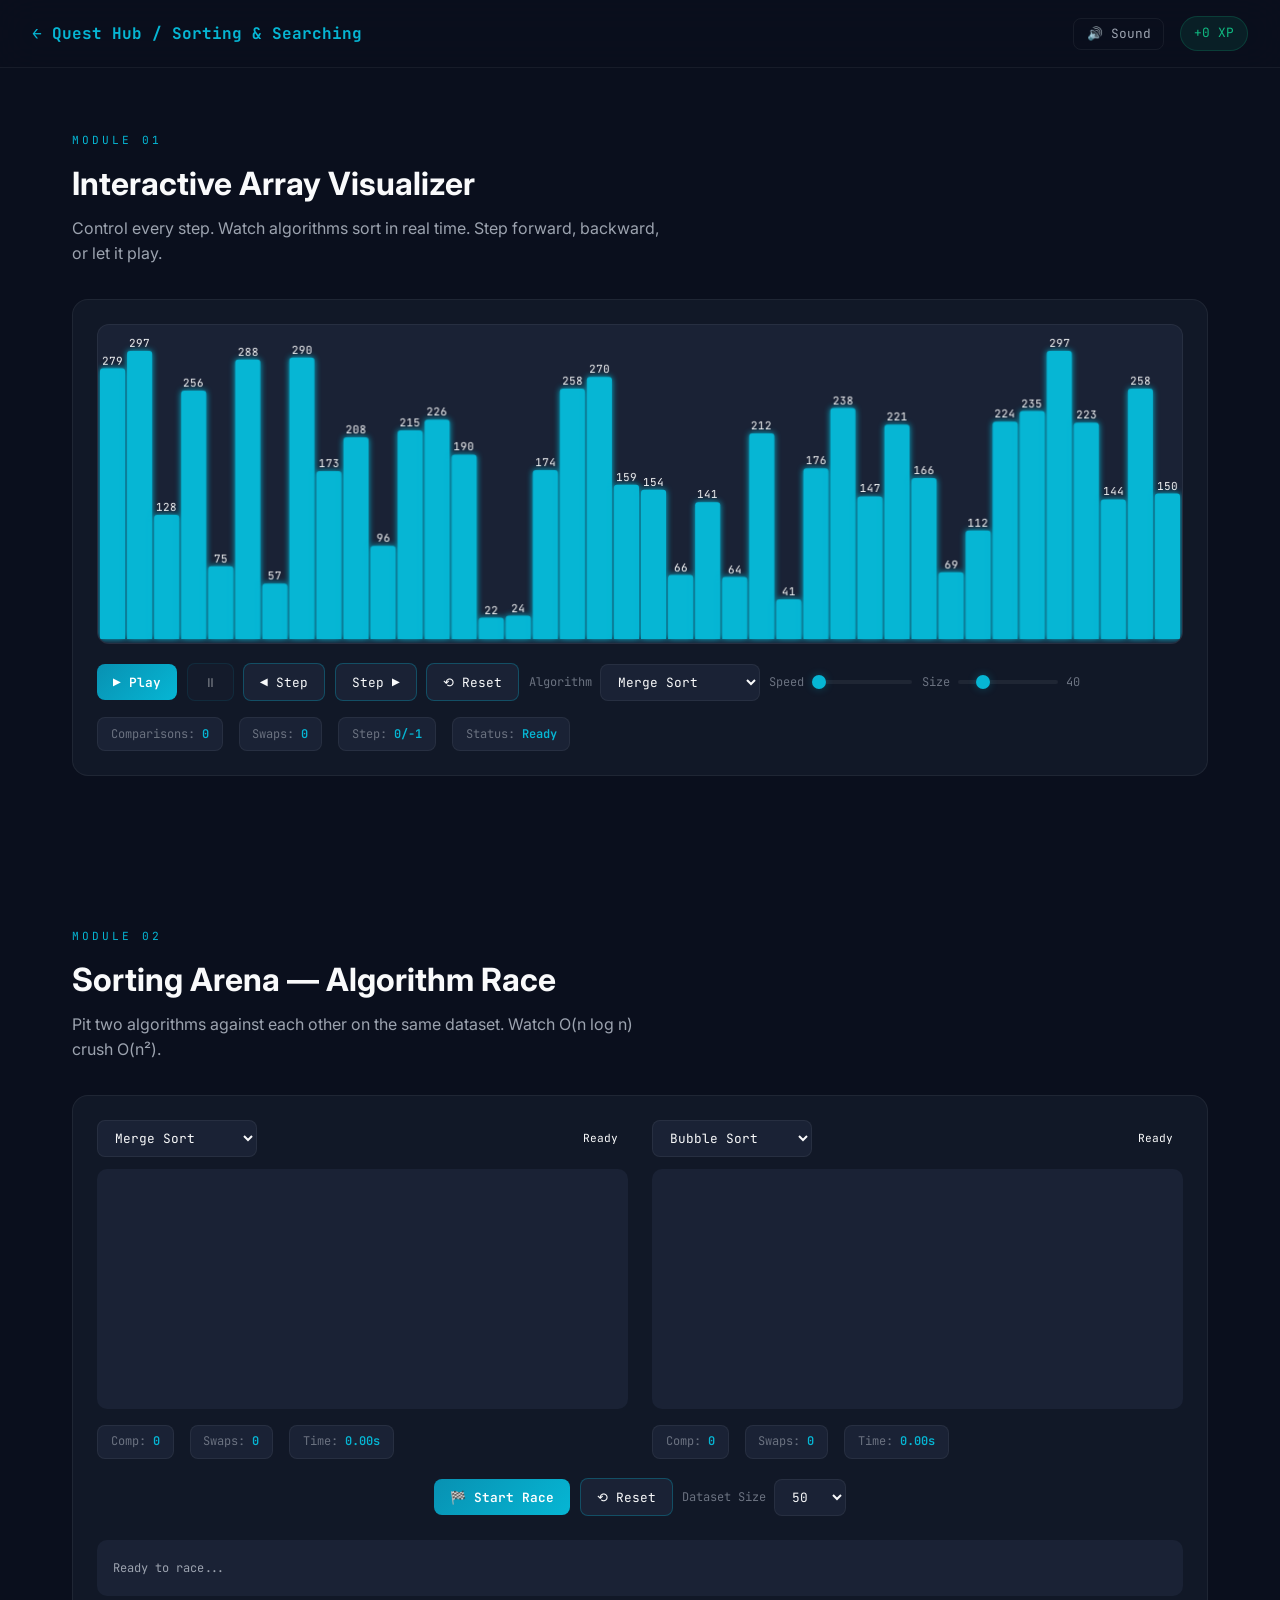
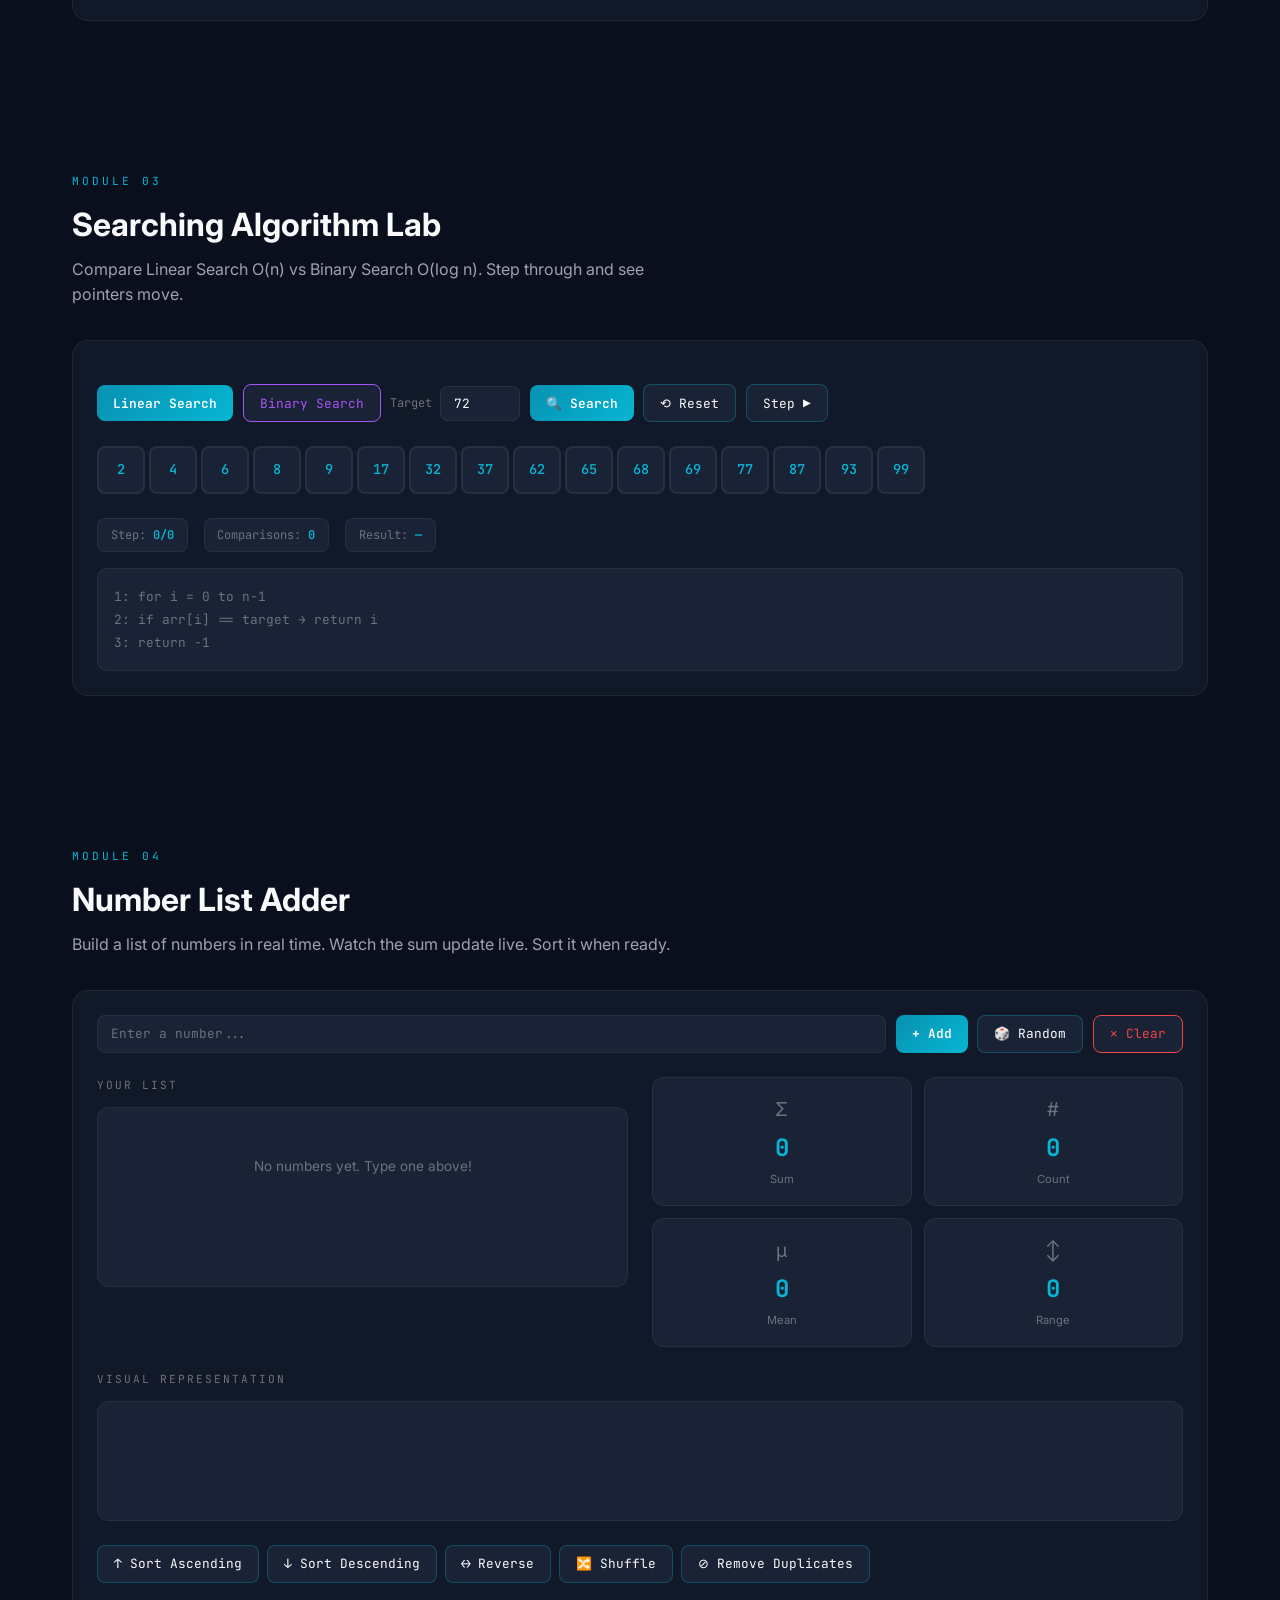
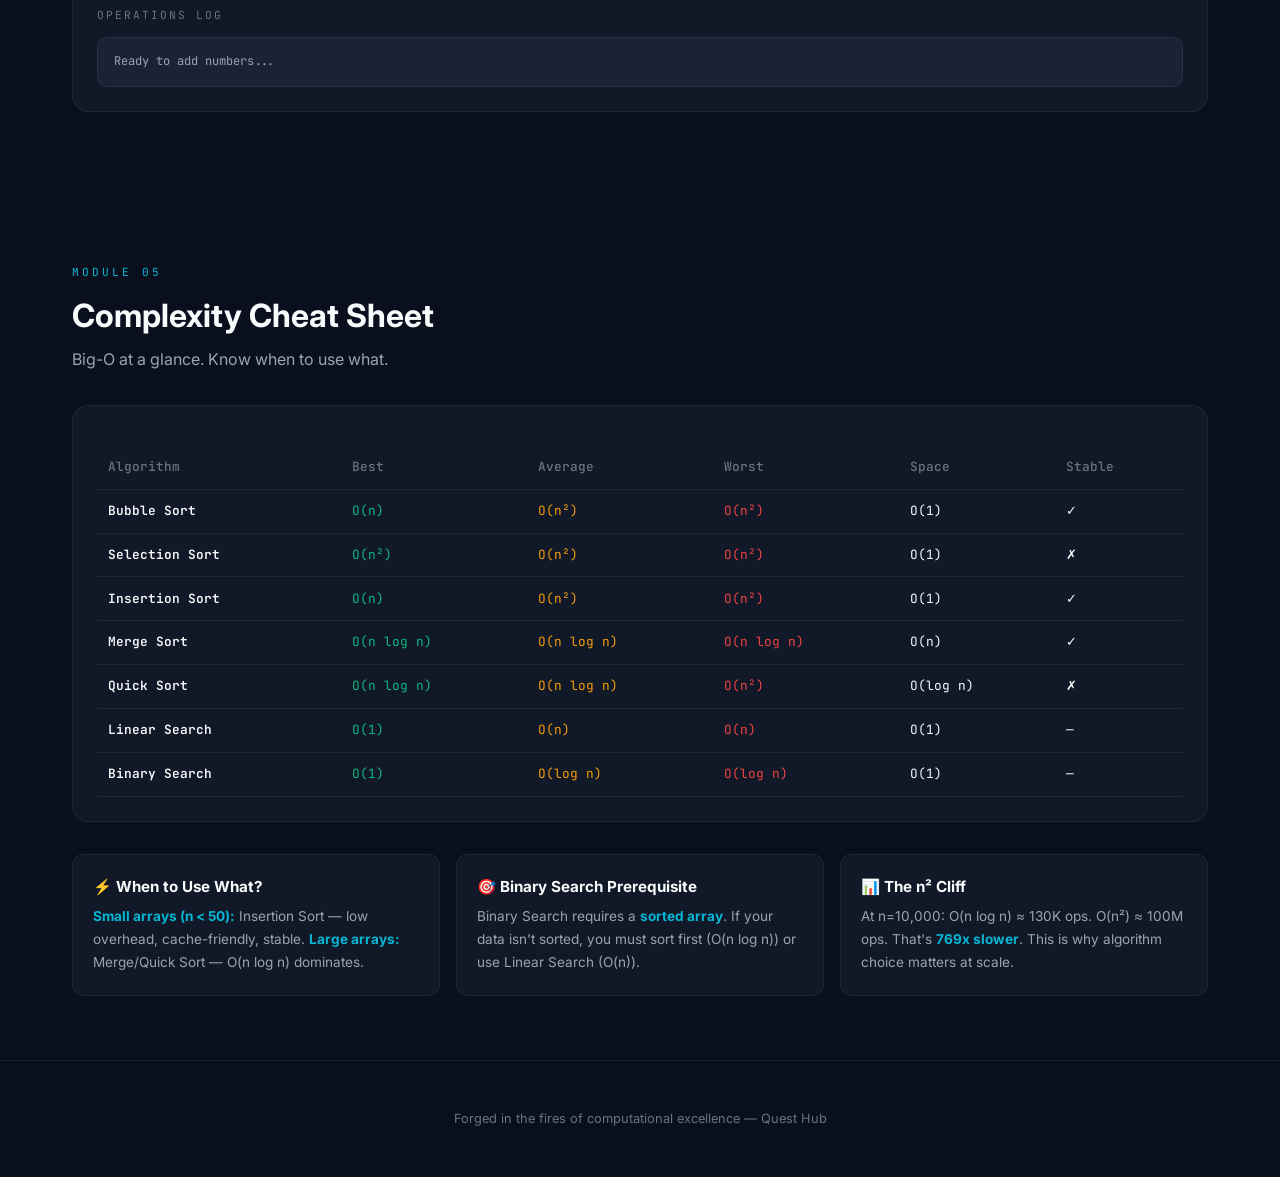
<file: sorting-searching.html>
<!DOCTYPE html>
<html lang="en">
<head>
    <meta charset="UTF-8">
    <meta name="viewport" content="width=device-width, initial-scale=1.0">
    <title>Sorting & Searching — Interactive Quest</title>
    <link href="https://fonts.googleapis.com/css2?family=JetBrains+Mono:wght@400;500;700&family=Inter:wght@300;400;500;600;700&display=swap" rel="stylesheet">
    <style>
        *, *::before, *::after { margin: 0; padding: 0; box-sizing: border-box; }

        :root {
            --bg: #0A0F1D;
            --bg-card: #111827;
            --bg-input: #1a2235;
            --cyan: #06b6d4;
            --cyan-glow: rgba(6,182,212,0.3);
            --amber: #f59e0b;
            --amber-glow: rgba(245,158,11,0.3);
            --red: #ef4444;
            --red-glow: rgba(239,68,68,0.3);
            --emerald: #10b981;
            --emerald-glow: rgba(16,185,129,0.3);
            --purple: #a855f7;
            --pink: #ec4899;
            --text: #f9fafb;
            --text-dim: #9ca3af;
            --text-muted: #6b7280;
            --border: rgba(255,255,255,0.06);
            --border-accent: rgba(6,182,212,0.3);
        }

        body {
            font-family: 'Inter', sans-serif;
            background: var(--bg);
            color: var(--text);
            overflow-x: hidden;
            line-height: 1.6;
        }

        .content { position: relative; z-index: 1; }

        /* NAVBAR */
        .navbar {
            position: sticky; top: 0; z-index: 100;
            padding: 1rem 2rem;
            background: rgba(10,15,29,0.9);
            backdrop-filter: blur(20px);
            border-bottom: 1px solid var(--border);
            display: flex; align-items: center; justify-content: space-between;
        }
        .nav-brand { font-family: 'JetBrains Mono', monospace; font-weight: 700; font-size: 1rem; color: var(--cyan); }
        .nav-brand a { color: inherit; text-decoration: none; }
        .nav-controls { display: flex; align-items: center; gap: 1rem; }
        .mute-btn {
            background: none; border: 1px solid var(--border); border-radius: 8px;
            color: var(--text-dim); padding: 0.4rem 0.8rem; cursor: pointer;
            font-family: 'JetBrains Mono', monospace; font-size: 0.8rem; transition: all 0.2s;
        }
        .mute-btn:hover { border-color: var(--cyan); color: var(--text); }
        .xp-badge {
            font-family: 'JetBrains Mono', monospace; font-size: 0.8rem;
            color: var(--emerald); background: rgba(16,185,129,0.1);
            padding: 0.4rem 0.8rem; border-radius: 20px; border: 1px solid rgba(16,185,129,0.2);
        }

        /* SECTIONS */
        section { padding: 4rem 2rem; max-width: 1200px; margin: 0 auto; }
        .section-label {
            font-family: 'JetBrains Mono', monospace; font-size: 0.7rem;
            text-transform: uppercase; letter-spacing: 3px; color: var(--cyan); margin-bottom: 0.5rem;
        }
        .section-title { font-size: 2rem; font-weight: 700; margin-bottom: 0.4rem; }
        .section-sub { color: var(--text-dim); margin-bottom: 2rem; max-width: 600px; }

        /* CARDS */
        .card {
            background: var(--bg-card); border: 1px solid var(--border); border-radius: 16px;
            padding: 1.5rem; margin-bottom: 1.5rem;
        }

        /* CANVAS */
        .vis-canvas {
            width: 100%; height: 320px; background: var(--bg-input);
            border-radius: 12px; border: 1px solid var(--border); display: block;
        }

        /* CONTROLS */
        .controls {
            display: flex; flex-wrap: wrap; gap: 0.6rem; margin-top: 1.2rem; align-items: center;
        }
        .ctrl-btn {
            font-family: 'JetBrains Mono', monospace; font-size: 0.8rem;
            padding: 0.6rem 1rem; border: 1px solid var(--border-accent); border-radius: 8px;
            background: var(--bg-input); color: var(--text); cursor: pointer; transition: all 0.2s;
        }
        .ctrl-btn:hover { background: rgba(6,182,212,0.1); border-color: var(--cyan); box-shadow: 0 0 12px var(--cyan-glow); }
        .ctrl-btn.primary { background: linear-gradient(135deg, #0891b2, var(--cyan)); border: none; color: #fff; font-weight: 600; }
        .ctrl-btn.primary:hover { box-shadow: 0 0 20px var(--cyan-glow); }
        .ctrl-btn:disabled { opacity: 0.35; cursor: not-allowed; }

        .ctrl-group { display: flex; align-items: center; gap: 0.5rem; }
        .ctrl-label { font-size: 0.75rem; color: var(--text-muted); font-family: 'JetBrains Mono', monospace; }

        select, input[type="number"] {
            font-family: 'JetBrains Mono', monospace; font-size: 0.8rem;
            padding: 0.5rem 0.8rem; border: 1px solid var(--border); border-radius: 8px;
            background: var(--bg-input); color: var(--text); outline: none;
        }
        select:focus, input[type="number"]:focus { border-color: var(--cyan); }

        input[type="range"] {
            -webkit-appearance: none; width: 100px; height: 4px;
            background: var(--border); border-radius: 2px; outline: none;
        }
        input[type="range"]::-webkit-slider-thumb {
            -webkit-appearance: none; width: 14px; height: 14px;
            background: var(--cyan); border-radius: 50%; cursor: pointer;
            box-shadow: 0 0 8px var(--cyan-glow);
        }

        /* STAT ROW */
        .stat-row { display: flex; flex-wrap: wrap; gap: 1rem; margin-top: 1rem; }
        .stat-pill {
            font-family: 'JetBrains Mono', monospace; font-size: 0.75rem;
            padding: 0.4rem 0.8rem; border-radius: 8px; background: var(--bg-input);
            border: 1px solid var(--border);
        }
        .stat-pill .label { color: var(--text-muted); }
        .stat-pill .value { color: var(--cyan); font-weight: 600; }

        /* ARENA */
        .arena-grid { display: grid; grid-template-columns: 1fr 1fr; gap: 1.5rem; }
        .arena-lane canvas { width: 100%; height: 260px; background: var(--bg-input); border-radius: 10px; display: block; }
        .lane-header { display: flex; justify-content: space-between; align-items: center; margin-bottom: 0.75rem; }
        .lane-title { font-family: 'JetBrains Mono', monospace; font-weight: 700; font-size: 1rem; }
        .lane-title.merge { color: var(--cyan); }
        .lane-title.bubble { color: var(--pink); }
        .lane-title.insertion { color: var(--amber); }
        .lane-title.selection { color: var(--purple); }
        .lane-status {
            font-family: 'JetBrains Mono', monospace; font-size: 0.7rem;
            padding: 0.3rem 0.6rem; border-radius: 6px;
        }
        .lane-status.running { background: rgba(245,158,11,0.15); color: var(--amber); }
        .lane-status.done { background: rgba(16,185,129,0.15); color: var(--emerald); }
        .race-log {
            font-family: 'JetBrains Mono', monospace; font-size: 0.75rem;
            color: var(--text-dim); background: var(--bg-input); border-radius: 10px;
            padding: 1rem; margin-top: 1.5rem; max-height: 120px; overflow-y: auto;
        }
        .race-log div { padding: 0.15rem 0; }
        .race-log .winner { color: var(--emerald); font-weight: 600; }

        /* SEARCH */
        .search-array {
            display: flex; flex-wrap: wrap; gap: 4px; margin: 1.5rem 0;
        }
        .search-cell {
            width: 48px; height: 48px; display: flex; align-items: center; justify-content: center;
            background: var(--bg-input); border: 2px solid var(--border); border-radius: 8px;
            font-family: 'JetBrains Mono', monospace; font-size: 0.85rem; font-weight: 500;
            transition: all 0.3s ease; position: relative;
        }
        .search-cell.default { color: var(--cyan); border-color: var(--border); }
        .search-cell.checking { color: var(--amber); border-color: var(--amber); box-shadow: 0 0 12px var(--amber-glow); animation: cellPulse 0.4s ease; }
        .search-cell.found { color: var(--emerald); border-color: var(--emerald); box-shadow: 0 0 16px var(--emerald-glow); }
        .search-cell.eliminated { color: var(--text-muted); opacity: 0.3; border-color: transparent; }
        .search-cell.pointer-l::after { content: '▲L'; position: absolute; bottom: -20px; font-size: 0.6rem; color: var(--cyan); }
        .search-cell.pointer-r::after { content: '▲R'; position: absolute; bottom: -20px; font-size: 0.6rem; color: var(--pink); }
        .search-cell.pointer-m::after { content: '▲M'; position: absolute; bottom: -20px; font-size: 0.6rem; color: var(--amber); }

        @keyframes cellPulse { 0%,100%{transform:scale(1)} 50%{transform:scale(1.12)} }

        .search-info { display: flex; flex-wrap: wrap; gap: 1rem; margin-top: 0.5rem; }

        .pseudocode {
            font-family: 'JetBrains Mono', monospace; font-size: 0.8rem;
            background: var(--bg-input); border: 1px solid var(--border); border-radius: 10px;
            padding: 1rem; margin-top: 1rem; line-height: 1.8;
        }
        .pseudocode .active { color: var(--amber); font-weight: 700; }
        .pseudocode .dim { color: var(--text-muted); }

        /* COMPLEXITY TABLE */
        .complexity-table {
            width: 100%; border-collapse: collapse; font-family: 'JetBrains Mono', monospace;
            font-size: 0.8rem; margin-top: 1rem;
        }
        .complexity-table th {
            text-align: left; padding: 0.7rem; color: var(--text-muted);
            border-bottom: 1px solid var(--border); font-weight: 500;
        }
        .complexity-table td { padding: 0.7rem; border-bottom: 1px solid var(--border); }
        .complexity-table .algo-name { color: var(--text); font-weight: 600; }
        .complexity-table .best { color: var(--emerald); }
        .complexity-table .avg { color: var(--amber); }
        .complexity-table .worst { color: var(--red); }

        /* INFO CARDS */
        .info-cards { display: grid; grid-template-columns: repeat(auto-fit, minmax(260px,1fr)); gap: 1rem; margin-top: 2rem; }
        .info-card {
            background: var(--bg-card); border: 1px solid var(--border); border-radius: 12px;
            padding: 1.25rem; transition: all 0.3s;
        }
        .info-card:hover { border-color: var(--border-accent); transform: translateY(-3px); }
        .info-card h4 { font-size: 0.95rem; margin-bottom: 0.4rem; }
        .info-card p { font-size: 0.85rem; color: var(--text-dim); line-height: 1.7; }
        .info-card strong { color: var(--cyan); }

        footer { text-align: center; padding: 3rem 2rem; border-top: 1px solid var(--border); color: var(--text-muted); font-size: 0.8rem; }

        /* NUMBER LIST ADDER */
        .adder-input-row { display: flex; gap: 0.6rem; margin-bottom: 1.5rem; flex-wrap: wrap; }
        .adder-input {
            flex: 1; min-width: 160px; font-family: 'JetBrains Mono', monospace; font-size: 1.1rem;
            padding: 0.8rem 1.2rem; border: 2px solid var(--border-accent); border-radius: 10px;
            background: var(--bg-input); color: var(--cyan); outline: none; transition: all 0.3s;
        }
        .adder-input:focus { border-color: var(--cyan); box-shadow: 0 0 20px var(--cyan-glow); }
        .adder-input::placeholder { color: var(--text-muted); }

        .adder-display { display: grid; grid-template-columns: 1fr 1fr; gap: 1.5rem; margin-bottom: 1.5rem; }
        .adder-label {
            font-family: 'JetBrains Mono', monospace; font-size: 0.7rem;
            text-transform: uppercase; letter-spacing: 2px; color: var(--text-muted); margin-bottom: 0.75rem;
        }

        .adder-list {
            background: var(--bg-input); border: 1px solid var(--border); border-radius: 12px;
            padding: 1rem; min-height: 180px; max-height: 240px; overflow-y: auto;
            display: flex; flex-wrap: wrap; gap: 6px; align-content: flex-start;
        }
        .adder-empty { color: var(--text-muted); font-size: 0.85rem; width: 100%; text-align: center; padding: 2rem 0; }

        .adder-num {
            display: inline-flex; align-items: center; gap: 0.4rem;
            background: rgba(6,182,212,0.1); border: 1px solid rgba(6,182,212,0.25);
            border-radius: 8px; padding: 0.35rem 0.7rem; font-family: 'JetBrains Mono', monospace;
            font-size: 0.85rem; color: var(--cyan); animation: numPop 0.3s ease;
        }
        .adder-num .remove-num {
            cursor: pointer; color: var(--text-muted); font-size: 0.7rem; transition: color 0.2s;
        }
        .adder-num .remove-num:hover { color: var(--red); }

        @keyframes numPop { 0%{transform:scale(0);opacity:0} 60%{transform:scale(1.15)} 100%{transform:scale(1);opacity:1} }

        .adder-stats-container { display: grid; grid-template-columns: 1fr 1fr; gap: 0.75rem; }
        .adder-stat-card {
            background: var(--bg-input); border: 1px solid var(--border); border-radius: 12px;
            padding: 1rem; text-align: center; transition: all 0.3s;
        }
        .adder-stat-card:hover { border-color: var(--border-accent); transform: translateY(-2px); }
        .adder-stat-icon { font-size: 1.2rem; color: var(--text-muted); margin-bottom: 0.3rem; }
        .adder-stat-value {
            font-family: 'JetBrains Mono', monospace; font-size: 1.5rem; font-weight: 700; color: var(--cyan);
            transition: all 0.3s;
        }
        .adder-stat-label { font-size: 0.7rem; color: var(--text-muted); margin-top: 0.2rem; }

        .adder-visual { margin-bottom: 1.5rem; }
        .adder-bars {
            display: flex; align-items: flex-end; gap: 4px; height: 120px;
            background: var(--bg-input); border: 1px solid var(--border); border-radius: 12px;
            padding: 0.75rem; overflow-x: auto;
        }
        .adder-bar {
            flex-shrink: 0; width: 32px; background: linear-gradient(180deg, var(--cyan), #0891b2);
            border-radius: 4px 4px 0 0; transition: all 0.4s cubic-bezier(0.34,1.56,0.64,1);
            position: relative; min-height: 4px;
        }
        .adder-bar::after {
            content: attr(data-val); position: absolute; top: -18px; left: 50%; transform: translateX(-50%);
            font-family: 'JetBrains Mono', monospace; font-size: 0.6rem; color: var(--text-dim); white-space: nowrap;
        }

        .adder-controls { display: flex; flex-wrap: wrap; gap: 0.5rem; margin-bottom: 1.5rem; }

        .adder-log {
            background: var(--bg-input); border: 1px solid var(--border); border-radius: 10px;
            padding: 0.75rem 1rem; max-height: 100px; overflow-y: auto;
            font-family: 'JetBrains Mono', monospace; font-size: 0.75rem; color: var(--text-dim);
        }
        .adder-log-entry { padding: 0.15rem 0; border-bottom: 1px solid var(--border); }
        .adder-log-entry:last-child { border-bottom: none; }
        .adder-log-entry .log-add { color: var(--emerald); }
        .adder-log-entry .log-remove { color: var(--red); }
        .adder-log-entry .log-sort { color: var(--purple); }
        .adder-log-entry .log-action { color: var(--amber); }

        @media (max-width: 768px) {
            .arena-grid { grid-template-columns: 1fr; }
            .section-title { font-size: 1.5rem; }
            .vis-canvas { height: 240px; }
        }
    </style>
</head>
<body>
<div class="content">
    <nav class="navbar">
        <div class="nav-brand"><a href="index.html">← Quest Hub</a> / Sorting & Searching</div>
        <div class="nav-controls">
            <button class="mute-btn" id="muteBtn" onclick="toggleMute()">🔊 Sound</button>
            <div class="xp-badge" id="xpBadge">+0 XP</div>
        </div>
    </nav>

    <!-- SECTION 1: VISUALIZER -->
    <section id="visualizer">
        <div class="section-label">Module 01</div>
        <h1 class="section-title">Interactive Array Visualizer</h1>
        <p class="section-sub">Control every step. Watch algorithms sort in real time. Step forward, backward, or let it play.</p>

        <div class="card">
            <canvas class="vis-canvas" id="mainCanvas"></canvas>
            <div class="controls">
                <button class="ctrl-btn primary" id="btnPlay">▶ Play</button>
                <button class="ctrl-btn" id="btnPause" disabled>⏸</button>
                <button class="ctrl-btn" id="btnPrev">◀ Step</button>
                <button class="ctrl-btn" id="btnNext">Step ▶</button>
                <button class="ctrl-btn" id="btnReset">⟲ Reset</button>

                <div class="ctrl-group">
                    <span class="ctrl-label">Algorithm</span>
                    <select id="algoSelect">
                        <option value="bubble">Bubble Sort</option>
                        <option value="selection">Selection Sort</option>
                        <option value="insertion">Insertion Sort</option>
                        <option value="merge" selected>Merge Sort</option>
                        <option value="quick">Quick Sort</option>
                    </select>
                </div>

                <div class="ctrl-group">
                    <span class="ctrl-label">Speed</span>
                    <input type="range" id="speedSlider" min="1" max="10" value="1">
                </div>

                <div class="ctrl-group">
                    <span class="ctrl-label">Size</span>
                    <input type="range" id="sizeSlider" min="10" max="150" value="40">
                    <span class="ctrl-label" id="sizeLabel">40</span>
                </div>
            </div>
            <div class="stat-row" id="mainStats">
                <div class="stat-pill"><span class="label">Comparisons: </span><span class="value" id="statComp">0</span></div>
                <div class="stat-pill"><span class="label">Swaps: </span><span class="value" id="statSwap">0</span></div>
                <div class="stat-pill"><span class="label">Step: </span><span class="value" id="statStep">0/0</span></div>
                <div class="stat-pill"><span class="label">Status: </span><span class="value" id="statStatus">Ready</span></div>
            </div>
        </div>
    </section>

    <!-- SECTION 2: ARENA -->
    <section id="arena">
        <div class="section-label">Module 02</div>
        <h1 class="section-title">Sorting Arena — Algorithm Race</h1>
        <p class="section-sub">Pit two algorithms against each other on the same dataset. Watch O(n log n) crush O(n²).</p>

        <div class="card">
            <div class="arena-grid">
                <div class="arena-lane">
                    <div class="lane-header">
                        <select id="laneAAlgo">
                            <option value="merge" selected>Merge Sort</option>
                            <option value="quick">Quick Sort</option>
                            <option value="insertion">Insertion Sort</option>
                        </select>
                        <span class="lane-status" id="statusA">Ready</span>
                    </div>
                    <canvas id="canvasA" style="width:100%;height:240px;background:var(--bg-input);border-radius:10px;display:block;"></canvas>
                    <div class="stat-row">
                        <div class="stat-pill"><span class="label">Comp: </span><span class="value" id="compA">0</span></div>
                        <div class="stat-pill"><span class="label">Swaps: </span><span class="value" id="swapA">0</span></div>
                        <div class="stat-pill"><span class="label">Time: </span><span class="value" id="timeA">0.00s</span></div>
                    </div>
                </div>
                <div class="arena-lane">
                    <div class="lane-header">
                        <select id="laneBAlgo">
                            <option value="bubble" selected>Bubble Sort</option>
                            <option value="selection">Selection Sort</option>
                            <option value="insertion">Insertion Sort</option>
                        </select>
                        <span class="lane-status" id="statusB">Ready</span>
                    </div>
                    <canvas id="canvasB" style="width:100%;height:240px;background:var(--bg-input);border-radius:10px;display:block;"></canvas>
                    <div class="stat-row">
                        <div class="stat-pill"><span class="label">Comp: </span><span class="value" id="compB">0</span></div>
                        <div class="stat-pill"><span class="label">Swaps: </span><span class="value" id="swapB">0</span></div>
                        <div class="stat-pill"><span class="label">Time: </span><span class="value" id="timeB">0.00s</span></div>
                    </div>
                </div>
            </div>
            <div class="controls" style="justify-content:center;">
                <button class="ctrl-btn primary" id="btnStartRace">🏁 Start Race</button>
                <button class="ctrl-btn" id="btnResetRace">⟲ Reset</button>
                <div class="ctrl-group">
                    <span class="ctrl-label">Dataset Size</span>
                    <select id="raceSize">
                        <option value="30">30</option>
                        <option value="50" selected>50</option>
                        <option value="100">100</option>
                    </select>
                </div>
            </div>
            <div class="race-log" id="raceLog"><div>Ready to race...</div></div>
        </div>
    </section>

    <!-- SECTION 3: SEARCH -->
    <section id="search">
        <div class="section-label">Module 03</div>
        <h1 class="section-title">Searching Algorithm Lab</h1>
        <p class="section-sub">Compare Linear Search O(n) vs Binary Search O(log n). Step through and see pointers move.</p>

        <div class="card">
            <div class="controls" style="margin-bottom:1rem;">
                <button class="ctrl-btn primary" id="btnLinear" style="background:linear-gradient(135deg,#0891b2,var(--cyan));">Linear Search</button>
                <button class="ctrl-btn" id="btnBinary" style="border-color:var(--purple);color:var(--purple);">Binary Search</button>
                <div class="ctrl-group">
                    <span class="ctrl-label">Target</span>
                    <input type="number" id="searchTarget" value="72" min="1" max="999" style="width:80px;">
                </div>
                <button class="ctrl-btn primary" id="btnSearch">🔍 Search</button>
                <button class="ctrl-btn" id="btnSearchReset">⟲ Reset</button>
                <button class="ctrl-btn" id="btnSearchStep">Step ▶</button>
            </div>

            <div class="search-array" id="searchArray"></div>

            <div class="search-info">
                <div class="stat-pill"><span class="label">Step: </span><span class="value" id="searchStep">0/0</span></div>
                <div class="stat-pill"><span class="label">Comparisons: </span><span class="value" id="searchComp">0</span></div>
                <div class="stat-pill"><span class="label">Result: </span><span class="value" id="searchResult">—</span></div>
            </div>

            <div class="pseudocode" id="pseudocode"></div>
        </div>
    </section>

    <!-- SECTION 4: NUMBER LIST ADDER -->
    <section id="adder">
        <div class="section-label">Module 04</div>
        <h1 class="section-title">Number List Adder</h1>
        <p class="section-sub">Build a list of numbers in real time. Watch the sum update live. Sort it when ready.</p>

        <div class="card">
            <div class="adder-input-row">
                <input type="number" id="adderInput" placeholder="Enter a number..." class="adder-input">
                <button class="ctrl-btn primary" id="btnAddNum">+ Add</button>
                <button class="ctrl-btn" id="btnAddRandom">🎲 Random</button>
                <button class="ctrl-btn" id="btnClearList" style="border-color:var(--red);color:var(--red);">✕ Clear</button>
            </div>

            <div class="adder-display">
                <div class="adder-list-container">
                    <div class="adder-label">Your List</div>
                    <div class="adder-list" id="adderList">
                        <div class="adder-empty">No numbers yet. Type one above!</div>
                    </div>
                </div>
                <div class="adder-stats-container">
                    <div class="adder-stat-card">
                        <div class="adder-stat-icon">Σ</div>
                        <div class="adder-stat-value" id="adderSum">0</div>
                        <div class="adder-stat-label">Sum</div>
                    </div>
                    <div class="adder-stat-card">
                        <div class="adder-stat-icon">#</div>
                        <div class="adder-stat-value" id="adderCount">0</div>
                        <div class="adder-stat-label">Count</div>
                    </div>
                    <div class="adder-stat-card">
                        <div class="adder-stat-icon">μ</div>
                        <div class="adder-stat-value" id="adderMean">0</div>
                        <div class="adder-stat-label">Mean</div>
                    </div>
                    <div class="adder-stat-card">
                        <div class="adder-stat-icon">↕</div>
                        <div class="adder-stat-value" id="adderRange">0</div>
                        <div class="adder-stat-label">Range</div>
                    </div>
                </div>
            </div>

            <div class="adder-visual">
                <div class="adder-label">Visual Representation</div>
                <div class="adder-bars" id="adderBars"></div>
            </div>

            <div class="adder-controls">
                <button class="ctrl-btn" id="btnSortAsc">↑ Sort Ascending</button>
                <button class="ctrl-btn" id="btnSortDesc">↓ Sort Descending</button>
                <button class="ctrl-btn" id="btnReverse">↔ Reverse</button>
                <button class="ctrl-btn" id="btnShuffle">🔀 Shuffle</button>
                <button class="ctrl-btn" id="btnRemoveDuplicates">⊘ Remove Duplicates</button>
            </div>

            <div class="adder-history">
                <div class="adder-label">Operations Log</div>
                <div class="adder-log" id="adderLog"><div class="adder-log-entry">Ready to add numbers...</div></div>
            </div>
        </div>
    </section>

    <!-- SECTION 5: COMPLEXITY -->
    <section id="complexity">
        <div class="section-label">Module 05</div>
        <h1 class="section-title">Complexity Cheat Sheet</h1>
        <p class="section-sub">Big-O at a glance. Know when to use what.</p>

        <div class="card">
            <table class="complexity-table">
                <thead>
                    <tr><th>Algorithm</th><th>Best</th><th>Average</th><th>Worst</th><th>Space</th><th>Stable</th></tr>
                </thead>
                <tbody>
                    <tr><td class="algo-name">Bubble Sort</td><td class="best">O(n)</td><td class="avg">O(n²)</td><td class="worst">O(n²)</td><td>O(1)</td><td>✓</td></tr>
                    <tr><td class="algo-name">Selection Sort</td><td class="best">O(n²)</td><td class="avg">O(n²)</td><td class="worst">O(n²)</td><td>O(1)</td><td>✗</td></tr>
                    <tr><td class="algo-name">Insertion Sort</td><td class="best">O(n)</td><td class="avg">O(n²)</td><td class="worst">O(n²)</td><td>O(1)</td><td>✓</td></tr>
                    <tr><td class="algo-name">Merge Sort</td><td class="best">O(n log n)</td><td class="avg">O(n log n)</td><td class="worst">O(n log n)</td><td>O(n)</td><td>✓</td></tr>
                    <tr><td class="algo-name">Quick Sort</td><td class="best">O(n log n)</td><td class="avg">O(n log n)</td><td class="worst">O(n²)</td><td>O(log n)</td><td>✗</td></tr>
                    <tr><td class="algo-name">Linear Search</td><td class="best">O(1)</td><td class="avg">O(n)</td><td class="worst">O(n)</td><td>O(1)</td><td>—</td></tr>
                    <tr><td class="algo-name">Binary Search</td><td class="best">O(1)</td><td class="avg">O(log n)</td><td class="worst">O(log n)</td><td>O(1)</td><td>—</td></tr>
                </tbody>
            </table>
        </div>

        <div class="info-cards">
            <div class="info-card">
                <h4>⚡ When to Use What?</h4>
                <p><strong>Small arrays (n < 50):</strong> Insertion Sort — low overhead, cache-friendly, stable. <strong>Large arrays:</strong> Merge/Quick Sort — O(n log n) dominates.</p>
            </div>
            <div class="info-card">
                <h4>🎯 Binary Search Prerequisite</h4>
                <p>Binary Search requires a <strong>sorted array</strong>. If your data isn't sorted, you must sort first (O(n log n)) or use Linear Search (O(n)).</p>
            </div>
            <div class="info-card">
                <h4>📊 The n² Cliff</h4>
                <p>At n=10,000: O(n log n) ≈ 130K ops. O(n²) ≈ 100M ops. That's <strong>769x slower</strong>. This is why algorithm choice matters at scale.</p>
            </div>
        </div>
    </section>

    <footer>Forged in the fires of computational excellence — Quest Hub</footer>
</div>

<script>
// ========== AUDIO ==========
const AudioCtx = window.AudioContext || window.webkitAudioContext;
let audioCtx;
let muted = false;

function ensureAudio() { if (!audioCtx) audioCtx = new AudioCtx(); }

function playTone(freq, dur, vol = 0.06) {
    if (muted) return;
    ensureAudio();
    const o = audioCtx.createOscillator();
    const g = audioCtx.createGain();
    o.connect(g); g.connect(audioCtx.destination);
    o.type = 'sine';
    o.frequency.setValueAtTime(freq, audioCtx.currentTime);
    g.gain.setValueAtTime(vol, audioCtx.currentTime);
    g.gain.exponentialRampToValueAtTime(0.001, audioCtx.currentTime + dur);
    o.start(); o.stop(audioCtx.currentTime + dur);
}

function playCompare() { playTone(600, 0.06); }
function playSwap() { playTone(900, 0.1, 0.08); }
function playDone() { playTone(1200, 0.15); setTimeout(() => playTone(1600, 0.2), 120); }

function toggleMute() {
    muted = !muted;
    document.getElementById('muteBtn').textContent = muted ? '🔇 Muted' : '🔊 Sound';
}

// ========== COLORS ==========
const COLORS = {
    default: '#06b6d4',
    comparing: '#f59e0b',
    swapping: '#ef4444',
    sorted: '#10b981',
    pivot: '#a855f7',
    found: '#10b981'
};

// ========== MAIN VISUALIZER ==========
const mainCanvas = document.getElementById('mainCanvas');
const mainCtx = mainCanvas.getContext('2d');
let mainArray = [], mainColors = [], mainSteps = [], mainStepIdx = 0;
let mainPlaying = false, mainSpeed = 5, mainAnimId = null, mainLastTime = 0;

function resizeCanvas(c) {
    const rect = c.getBoundingClientRect();
    c.width = rect.width * devicePixelRatio;
    c.height = rect.height * devicePixelRatio;
    c.getContext('2d').scale(devicePixelRatio, devicePixelRatio);
}

function genArray(n) {
    return Array.from({length: n}, () => Math.floor(Math.random() * 280) + 20);
}

function drawBars(ctx, c, arr, colors) {
    const w = c.width / devicePixelRatio;
    const h = c.height / devicePixelRatio;
    const n = arr.length;
    const gap = Math.max(1, Math.floor(w / n * 0.08));
    const barW = (w - gap * (n + 1)) / n;
    const maxVal = Math.max(...arr);

    ctx.clearRect(0, 0, w, h);
    ctx.shadowBlur = 0;

    arr.forEach((val, i) => {
        const barH = (val / maxVal) * (h - 30);
        const x = gap + i * (barW + gap);
        const y = h - barH - 4;
        const col = COLORS[colors[i]] || COLORS.default;

        ctx.shadowColor = col;
        ctx.shadowBlur = (colors[i] === 'comparing' || colors[i] === 'swapping') ? 12 : 6;
        ctx.fillStyle = col;
        ctx.beginPath();
        ctx.roundRect(x, y, barW, barH, [3, 3, 0, 0]);
        ctx.fill();

        if (barW > 10) {
            ctx.shadowBlur = 0;
            ctx.fillStyle = '#f9fafb';
            ctx.font = `${Math.min(11, barW - 1)}px JetBrains Mono`;
            ctx.textAlign = 'center';
            ctx.fillText(val, x + barW / 2, y - 4);
        }
    });
    ctx.shadowBlur = 0;
}

function drawMain() { drawBars(mainCtx, mainCanvas, mainArray, mainColors); }

// ========== SORTING ALGOS (step-recording) ==========
function bubbleSteps(arr) {
    const steps = []; const a = [...arr]; const n = a.length;
    const cols = a.map(() => 'default');
    for (let i = 0; i < n - 1; i++) {
        for (let j = 0; j < n - i - 1; j++) {
            cols[j] = 'comparing'; cols[j+1] = 'comparing';
            steps.push({a:[...a], c:[...cols], type:'compare'});
            cols[j] = 'default'; cols[j+1] = 'default';
            if (a[j] > a[j+1]) {
                [a[j], a[j+1]] = [a[j+1], a[j]];
                cols[j] = 'swapping'; cols[j+1] = 'swapping';
                steps.push({a:[...a], c:[...cols], type:'swap'});
                cols[j] = 'default'; cols[j+1] = 'default';
            }
        }
        cols[n-i-1] = 'sorted';
    }
    cols[0] = 'sorted';
    steps.push({a:[...a], c: cols.map(()=>'sorted'), type:'done'});
    return steps;
}

function selectionSteps(arr) {
    const steps = []; const a = [...arr]; const n = a.length;
    const cols = a.map(() => 'default');
    for (let i = 0; i < n - 1; i++) {
        let minIdx = i;
        for (let j = i + 1; j < n; j++) {
            cols[j] = 'comparing'; cols[minIdx] = 'comparing';
            steps.push({a:[...a], c:[...cols], type:'compare'});
            cols[j] = 'default'; cols[minIdx] = (minIdx === i) ? 'default' : 'comparing';
            if (a[j] < a[minIdx]) minIdx = j;
        }
        if (minIdx !== i) {
            [a[i], a[minIdx]] = [a[minIdx], a[i]];
            cols[i] = 'swapping'; cols[minIdx] = 'swapping';
            steps.push({a:[...a], c:[...cols], type:'swap'});
            cols[minIdx] = 'default';
        }
        cols[i] = 'sorted';
    }
    cols[n-1] = 'sorted';
    steps.push({a:[...a], c: cols.map(()=>'sorted'), type:'done'});
    return steps;
}

function insertionSteps(arr) {
    const steps = []; const a = [...arr]; const n = a.length;
    const cols = a.map(() => 'default');
    cols[0] = 'sorted';
    for (let i = 1; i < n; i++) {
        let j = i;
        while (j > 0) {
            cols[j] = 'comparing'; cols[j-1] = 'comparing';
            steps.push({a:[...a], c:[...cols], type:'compare'});
            if (a[j] < a[j-1]) {
                [a[j], a[j-1]] = [a[j-1], a[j]];
                cols[j] = 'swapping'; cols[j-1] = 'swapping';
                steps.push({a:[...a], c:[...cols], type:'swap'});
                cols[j] = 'sorted'; cols[j-1] = 'default';
                j--;
            } else {
                cols[j] = 'sorted'; cols[j-1] = 'sorted';
                break;
            }
        }
        for (let k = 0; k <= i; k++) cols[k] = 'sorted';
    }
    steps.push({a:[...a], c: cols.map(()=>'sorted'), type:'done'});
    return steps;
}

function mergeSteps(arr) {
    const steps = []; const a = [...arr]; const n = a.length;
    const cols = a.map(() => 'default');

    function ms(l, r) {
        if (l >= r) return;
        const m = Math.floor((l + r) / 2);
        ms(l, m); ms(m + 1, r);
        const tmp = []; let i = l, j = m + 1;
        while (i <= m && j <= r) {
            cols[i] = 'comparing'; cols[j] = 'comparing';
            steps.push({a:[...a], c:[...cols], type:'compare'});
            if (a[i] <= a[j]) { tmp.push(a[i]); cols[i] = 'default'; i++; }
            else { tmp.push(a[j]); cols[j] = 'default'; j++; }
        }
        while (i <= m) { tmp.push(a[i]); i++; }
        while (j <= r) { tmp.push(a[j]); j++; }
        for (let k = 0; k < tmp.length; k++) {
            a[l + k] = tmp[k];
            cols[l + k] = 'swapping';
        }
        steps.push({a:[...a], c:[...cols], type:'swap'});
        for (let k = l; k <= r; k++) cols[k] = (r === n-1 && l === 0) ? 'sorted' : 'default';
    }
    ms(0, n - 1);
    steps.push({a:[...a], c: cols.map(()=>'sorted'), type:'done'});
    return steps;
}

function quickSteps(arr) {
    const steps = []; const a = [...arr]; const cols = a.map(() => 'default');

    function qs(lo, hi) {
        if (lo >= hi) return;
        const pivot = a[hi];
        cols[hi] = 'pivot';
        let i = lo;
        for (let j = lo; j < hi; j++) {
            cols[j] = 'comparing';
            steps.push({a:[...a], c:[...cols], type:'compare'});
            if (a[j] < pivot) {
                [a[i], a[j]] = [a[j], a[i]];
                cols[i] = 'swapping'; cols[j] = 'swapping';
                steps.push({a:[...a], c:[...cols], type:'swap'});
                cols[i] = 'default'; cols[j] = 'default';
                i++;
            } else {
                cols[j] = 'default';
            }
        }
        [a[i], a[hi]] = [a[hi], a[i]];
        cols[i] = 'sorted'; cols[hi] = 'default';
        steps.push({a:[...a], c:[...cols], type:'swap'});
        qs(lo, i - 1);
        qs(i + 1, hi);
    }
    qs(0, a.length - 1);
    steps.push({a:[...a], c: cols.map(()=>'sorted'), type:'done'});
    return steps;
}

const algoFns = { bubble: bubbleSteps, selection: selectionSteps, insertion: insertionSteps, merge: mergeSteps, quick: quickSteps };

function resetMain() {
    mainPlaying = false;
    clearTimeout(mainAnimId);
    const n = parseInt(document.getElementById('sizeSlider').value);
    mainArray = genArray(n);
    mainColors = mainArray.map(() => 'default');
    mainSteps = [];
    mainStepIdx = 0;
    resizeCanvas(mainCanvas);
    drawMain();
    updateMainStats();
    document.getElementById('btnPlay').disabled = false;
    document.getElementById('btnPause').disabled = true;
}

function prepareMainSort() {
    const algo = document.getElementById('algoSelect').value;
    mainSteps = algoFns[algo]([...mainArray]);
    mainStepIdx = 0;
}

function mainStepFwd() {
    if (mainStepIdx < mainSteps.length - 1) {
        mainStepIdx++;
        const s = mainSteps[mainStepIdx];
        mainArray = [...s.a]; mainColors = [...s.c];
        if (s.type === 'compare') playCompare();
        if (s.type === 'swap') playSwap();
        drawMain(); updateMainStats();
    }
}

function mainStepBack() {
    if (mainStepIdx > 0) {
        mainStepIdx--;
        const s = mainSteps[mainStepIdx];
        mainArray = [...s.a]; mainColors = [...s.c];
        drawMain(); updateMainStats();
    }
}

function updateMainStats() {
    let comp = 0, sw = 0;
    for (let i = 0; i <= mainStepIdx; i++) {
        if (mainSteps[i]?.type === 'compare') comp++;
        if (mainSteps[i]?.type === 'swap') sw++;
    }
    document.getElementById('statComp').textContent = comp;
    document.getElementById('statSwap').textContent = sw;
    document.getElementById('statStep').textContent = `${mainStepIdx}/${mainSteps.length - 1}`;
    const st = mainSteps[mainStepIdx]?.type || 'ready';
    document.getElementById('statStatus').textContent = st === 'done' ? '✓ Complete' : st === 'ready' ? 'Ready' : 'Running';
    if (st === 'done') { playDone(); addXP(500); }
}

function playMain() {
    if (!mainSteps.length) prepareMainSort();
    mainPlaying = true;
    document.getElementById('btnPlay').disabled = true;
    document.getElementById('btnPause').disabled = false;
    document.getElementById('statStatus').textContent = 'Running';
    tickMain();
}

function tickMain() {
    if (!mainPlaying) return;
    if (mainStepIdx < mainSteps.length - 1) {
        mainStepFwd();
        const delay = Math.max(50, 1000 / mainSpeed);
        mainAnimId = setTimeout(tickMain, delay);
    } else {
        mainPlaying = false;
        document.getElementById('btnPlay').disabled = false;
        document.getElementById('btnPause').disabled = true;
    }
}

document.getElementById('btnPlay').onclick = playMain;
document.getElementById('btnPause').onclick = () => { mainPlaying = false; clearTimeout(mainAnimId); document.getElementById('btnPlay').disabled = false; document.getElementById('btnPause').disabled = true; };
document.getElementById('btnNext').onclick = () => { if (!mainSteps.length) prepareMainSort(); mainStepFwd(); };
document.getElementById('btnPrev').onclick = mainStepBack;
document.getElementById('btnReset').onclick = resetMain;
document.getElementById('speedSlider').oninput = e => { mainSpeed = parseInt(e.target.value); };
document.getElementById('sizeSlider').oninput = e => { document.getElementById('sizeLabel').textContent = e.target.value; resetMain(); };

// ========== ARENA ==========
let raceRunning = false;
let laneAData, laneBData, raceAnimId, raceStart;

function initRaceCanvas(c) { resizeCanvas(c); return c.getContext('2d'); }

function prepRace() {
    const n = parseInt(document.getElementById('raceSize').value);
    const arr = genArray(n);
    const algoA = document.getElementById('laneAAlgo').value;
    const algoB = document.getElementById('laneBAlgo').value;
    laneAData = { steps: algoFns[algoA]([...arr]), idx: 0, done: false, comps: 0, swaps: 0, time: 0, algo: algoA };
    laneBData = { steps: algoFns[algoB]([...arr]), idx: 0, done: false, comps: 0, swaps: 0, time: 0, algo: algoB };
    raceStart = performance.now();
    document.getElementById('raceLog').innerHTML = `<div>Both start with ${n} elements using ${algoA} vs ${algoB}</div>`;
    document.getElementById('statusA').textContent = 'Running'; document.getElementById('statusA').className = 'lane-status running';
    document.getElementById('statusB').textContent = 'Running'; document.getElementById('statusB').className = 'lane-status running';
}

function tickRace() {
    if (!raceRunning) return;
    const now = performance.now();
    const elapsed = (now - raceStart) / 1000;

    if (!laneAData.done) {
        for (let i = 0; i < 3 && !laneAData.done; i++) {
            if (laneAData.idx < laneAData.steps.length - 1) {
                laneAData.idx++;
                const s = laneAData.steps[laneAData.idx];
                if (s.type === 'compare') laneAData.comps++;
                if (s.type === 'swap') laneAData.swaps++;
                if (s.type === 'done') { laneAData.done = true; laneAData.time = elapsed; logRace(`${laneAData.algo} COMPLETE in ${elapsed.toFixed(2)}s — ${laneAData.comps} comparisons`); }
            }
        }
    }
    if (!laneBData.done) {
        for (let i = 0; i < 1 && !laneBData.done; i++) {
            if (laneBData.idx < laneBData.steps.length - 1) {
                laneBData.idx++;
                const s = laneBData.steps[laneBData.idx];
                if (s.type === 'compare') laneBData.comps++;
                if (s.type === 'swap') laneBData.swaps++;
                if (s.type === 'done') { laneBData.done = true; laneBData.time = elapsed; logRace(`${laneBData.algo} COMPLETE in ${elapsed.toFixed(2)}s — ${laneBData.comps} comparisons`); }
            }
        }
    }

    drawRaceLane('canvasA', laneAData);
    drawRaceLane('canvasB', laneBData);
    document.getElementById('compA').textContent = laneAData.comps;
    document.getElementById('swapA').textContent = laneAData.swaps;
    document.getElementById('timeA').textContent = laneAData.time ? laneAData.time.toFixed(2)+'s' : elapsed.toFixed(2)+'s';
    document.getElementById('compB').textContent = laneBData.comps;
    document.getElementById('swapB').textContent = laneBData.swaps;
    document.getElementById('timeB').textContent = laneBData.time ? laneBData.time.toFixed(2)+'s' : elapsed.toFixed(2)+'s';

    if (laneAData.done) { document.getElementById('statusA').textContent = '✓ Done'; document.getElementById('statusA').className = 'lane-status done'; }
    if (laneBData.done) { document.getElementById('statusB').textContent = '✓ Done'; document.getElementById('statusB').className = 'lane-status done'; }

    if (laneAData.done && laneBData.done) {
        raceRunning = false;
        const winner = laneAData.time < laneBData.time ? laneAData.algo : laneBData.algo;
        logRace(`🏆 Winner: ${winner} (${(laneAData.time < laneBData.time ? laneAData : laneBData).time.toFixed(2)}s)`, true);
        playDone(); addXP(800);
        return;
    }
    raceAnimId = requestAnimationFrame(tickRace);
}

function drawRaceLane(canvasId, data) {
    const c = document.getElementById(canvasId);
    const ctx = c.getContext('2d');
    const step = data.steps[data.idx];
    if (!step) return;
    resizeCanvas(c);
    drawBars(ctx, c, step.a, step.c);
}

function logRace(msg, winner = false) {
    const log = document.getElementById('raceLog');
    const div = document.createElement('div');
    div.textContent = msg;
    if (winner) div.className = 'winner';
    log.appendChild(div);
    log.scrollTop = log.scrollHeight;
}

document.getElementById('btnStartRace').onclick = () => { if (!raceRunning) { prepRace(); raceRunning = true; tickRace(); } };
document.getElementById('btnResetRace').onclick = () => { raceRunning = false; cancelAnimationFrame(raceAnimId); ['canvasA','canvasB'].forEach(id => { const c = document.getElementById(id); resizeCanvas(c); c.getContext('2d').clearRect(0,0,c.width,c.height); }); document.getElementById('raceLog').innerHTML = '<div>Ready to race...</div>'; document.getElementById('statusA').textContent = 'Ready'; document.getElementById('statusA').className = 'lane-status'; document.getElementById('statusB').textContent = 'Ready'; document.getElementById('statusB').className = 'lane-status'; };

// ========== SEARCH ==========
let searchArr = [], searchMode = 'linear', searchSteps = [], searchIdx = -1, searchRunning = false;

function initSearch() {
    searchArr = [];
    const used = new Set();
    while (searchArr.length < 16) {
        const v = Math.floor(Math.random() * 99) + 1;
        if (!used.has(v)) { used.add(v); searchArr.push(v); }
    }
    searchArr.sort((a, b) => a - b);
    renderSearch();
}

function renderSearch() {
    const container = document.getElementById('searchArray');
    container.innerHTML = '';
    searchArr.forEach((v, i) => {
        const cell = document.createElement('div');
        cell.className = 'search-cell default';
        cell.textContent = v;
        cell.dataset.idx = i;
        container.appendChild(cell);
    });
}

function linearSteps(target) {
    const steps = [];
    for (let i = 0; i < searchArr.length; i++) {
        steps.push({ type: 'checking', idx: i, found: searchArr[i] === target });
        if (searchArr[i] === target) return steps;
    }
    steps.push({ type: 'notfound' });
    return steps;
}

function binarySteps(target) {
    const steps = [];
    let lo = 0, hi = searchArr.length - 1;
    while (lo <= hi) {
        const mid = Math.floor((lo + hi) / 2);
        steps.push({ type: 'checking', idx: mid, lo, hi, mid, found: searchArr[mid] === target });
        if (searchArr[mid] === target) return steps;
        if (searchArr[mid] < target) lo = mid + 1;
        else hi = mid - 1;
    }
    steps.push({ type: 'notfound', lo, hi });
    return steps;
}

function resetSearch() {
    searchRunning = false; searchSteps = []; searchIdx = -1;
    renderSearch();
    document.getElementById('searchStep').textContent = '0/0';
    document.getElementById('searchComp').textContent = '0';
    document.getElementById('searchResult').textContent = '—';
    document.getElementById('searchResult').style.color = '';
    renderPseudocode();
}

function startSearch() {
    const target = parseInt(document.getElementById('searchTarget').value);
    searchSteps = searchMode === 'linear' ? linearSteps(target) : binarySteps(target);
    searchIdx = -1;
    renderSearch();
    renderPseudocode();
    document.getElementById('searchStep').textContent = `0/${searchSteps.length}`;
    document.getElementById('searchResult').textContent = '—';
}

function stepSearch() {
    if (searchIdx >= searchSteps.length - 1) return;
    searchIdx++;
    const s = searchSteps[searchIdx];
    const cells = document.querySelectorAll('.search-cell');

    // Reset all cells
    cells.forEach(c => c.className = 'search-cell default');

    if (s.type === 'checking') {
        cells.forEach((c, i) => {
            if (searchMode === 'binary') {
                if (i < s.lo || i > s.hi) c.classList.add('eliminated');
                else c.classList.add('default');
            }
        });
        cells[s.idx].className = 'search-cell checking';
        if (s.found) {
            cells[s.idx].className = 'search-cell found';
            document.getElementById('searchResult').textContent = `Found at index ${s.idx}`;
            document.getElementById('searchResult').style.color = COLORS.found;
            playDone(); addXP(300);
        }
        // Binary search pointers
        if (searchMode === 'binary') {
            if (s.lo !== undefined) cells[s.lo]?.classList.add('pointer-l');
            if (s.hi !== undefined) cells[s.hi]?.classList.add('pointer-r');
            cells[s.idx]?.classList.add('pointer-m');
        }
        playCompare();
    } else if (s.type === 'notfound') {
        document.getElementById('searchResult').textContent = 'Not found';
        document.getElementById('searchResult').style.color = COLORS.swapping;
        playTone(300, 0.2);
    }

    document.getElementById('searchComp').textContent = searchIdx + 1;
    document.getElementById('searchStep').textContent = `${searchIdx + 1}/${searchSteps.length}`;
    highlightPseudocode(s);
}

function renderPseudocode() {
    const el = document.getElementById('pseudocode');
    if (searchMode === 'linear') {
        el.innerHTML = `<div class="dim">1: for i = 0 to n-1</div><div class="dim">2:   if arr[i] == target → return i</div><div class="dim">3: return -1</div>`;
    } else {
        el.innerHTML = `<div class="dim">1: lo = 0, hi = n-1</div><div class="dim">2: while lo ≤ hi</div><div class="dim">3:   mid = (lo + hi) / 2</div><div class="dim">4:   if arr[mid] == target → return mid</div><div class="dim">5:   if arr[mid] < target → lo = mid + 1</div><div class="dim">6:   else → hi = mid - 1</div><div class="dim">7: return -1</div>`;
    }
}

function highlightPseudocode(step) {
    const el = document.getElementById('pseudocode');
    if (searchMode === 'linear') {
        el.innerHTML = `<div class="active">1: for i = 0 to n-1</div><div class="active">2:   if arr[i] == target → return i</div><div class="dim">3: return -1</div>`;
    } else {
        el.innerHTML = `<div class="dim">1: lo = 0, hi = n-1</div><div class="active">2: while lo ≤ hi</div><div class="active">3:   mid = (lo + hi) / 2</div><div class="active">4:   if arr[mid] == target → return mid</div><div class="dim">5:   if arr[mid] < target → lo = mid + 1</div><div class="dim">6:   else → hi = mid - 1</div><div class="dim">7: return -1</div>`;
    }
}

document.getElementById('btnLinear').onclick = () => { searchMode = 'linear'; resetSearch(); document.getElementById('btnLinear').style.background = 'linear-gradient(135deg,#0891b2,var(--cyan))'; document.getElementById('btnBinary').style.background = 'var(--bg-input)'; };
document.getElementById('btnBinary').onclick = () => { searchMode = 'binary'; resetSearch(); document.getElementById('btnBinary').style.background = 'linear-gradient(135deg,#7c3aed,var(--purple))'; document.getElementById('btnLinear').style.background = 'var(--bg-input)'; };
document.getElementById('btnSearch').onclick = startSearch;
document.getElementById('btnSearchStep').onclick = stepSearch;
document.getElementById('btnSearchReset').onclick = resetSearch;

// ========== NUMBER LIST ADDER ==========
let adderNumbers = [];

function updateAdder() {
    const listEl = document.getElementById('adderList');
    const barsEl = document.getElementById('adderBars');
    const sum = adderNumbers.reduce((a, b) => a + b, 0);
    const count = adderNumbers.length;
    const mean = count ? (sum / count).toFixed(1) : 0;
    const range = count ? Math.max(...adderNumbers) - Math.min(...adderNumbers) : 0;

    document.getElementById('adderSum').textContent = sum;
    document.getElementById('adderCount').textContent = count;
    document.getElementById('adderMean').textContent = mean;
    document.getElementById('adderRange').textContent = range;

    // Number chips
    if (count === 0) {
        listEl.innerHTML = '<div class="adder-empty">No numbers yet. Type one above!</div>';
    } else {
        listEl.innerHTML = adderNumbers.map((n, i) =>
            `<div class="adder-num">${n}<span class="remove-num" onclick="removeAdderNum(${i})">✕</span></div>`
        ).join('');
    }

    // Bars
    if (count === 0) {
        barsEl.innerHTML = '';
    } else {
        const maxVal = Math.max(...adderNumbers);
        const minBar = 8;
        const maxBar = 100;
        barsEl.innerHTML = adderNumbers.map(n => {
            const h = maxVal > 0 ? ((n / maxVal) * (maxBar - minBar) + minBar) : minBar;
            return `<div class="adder-bar" style="height:${h}%" data-val="${n}"></div>`;
        }).join('');
    }
}

function addLogEntry(msg, type = 'add') {
    const log = document.getElementById('adderLog');
    const entry = document.createElement('div');
    entry.className = 'adder-log-entry';
    entry.innerHTML = `<span class="log-${type}">${msg}</span>`;
    log.prepend(entry);
    if (log.children.length > 50) log.removeChild(log.lastChild);
}

function addNumber(val) {
    if (isNaN(val) || val === '') return;
    const num = parseFloat(val);
    adderNumbers.push(num);
    addLogEntry(`+ Added ${num} (sum: ${adderNumbers.reduce((a,b)=>a+b,0)})`, 'add');
    playTone(700, 0.08);
    updateAdder();
}

function removeAdderNum(idx) {
    const removed = adderNumbers.splice(idx, 1)[0];
    addLogEntry(`− Removed ${removed}`, 'remove');
    playTone(400, 0.08);
    updateAdder();
}

function clearAdder() {
    adderNumbers = [];
    document.getElementById('adderLog').innerHTML = '<div class="adder-log-entry"><span class="log-action">Cleared all numbers</span></div>';
    updateAdder();
}

function sortAdder(dir) {
    adderNumbers.sort((a, b) => dir === 'asc' ? a - b : b - a);
    addLogEntry(`↕ Sorted ${dir === 'asc' ? 'ascending' : 'descending'}`, 'sort');
    playTone(850, 0.1);
    updateAdder();
}

function reverseAdder() {
    adderNumbers.reverse();
    addLogEntry('↔ Reversed list', 'action');
    updateAdder();
}

function shuffleAdder() {
    for (let i = adderNumbers.length - 1; i > 0; i--) {
        const j = Math.floor(Math.random() * (i + 1));
        [adderNumbers[i], adderNumbers[j]] = [adderNumbers[j], adderNumbers[i]];
    }
    addLogEntry('🔀 Shuffled list', 'action');
    playTone(500, 0.1);
    updateAdder();
}

function removeDuplicates() {
    const before = adderNumbers.length;
    adderNumbers = [...new Set(adderNumbers)];
    const removed = before - adderNumbers.length;
    addLogEntry(`⊘ Removed ${removed} duplicate${removed !== 1 ? 's' : ''}`, 'action');
    updateAdder();
}

document.getElementById('btnAddNum').onclick = () => {
    const input = document.getElementById('adderInput');
    addNumber(input.value);
    input.value = '';
    input.focus();
};

document.getElementById('adderInput').onkeydown = (e) => {
    if (e.key === 'Enter') {
        addNumber(e.target.value);
        e.target.value = '';
    }
};

document.getElementById('btnAddRandom').onclick = () => {
    const nums = Array.from({length: 5}, () => Math.floor(Math.random() * 100) + 1);
    nums.forEach(n => adderNumbers.push(n));
    addLogEntry(`🎲 Added random: ${nums.join(', ')}`, 'add');
    playTone(600, 0.12);
    updateAdder();
};

document.getElementById('btnClearList').onclick = clearAdder;
document.getElementById('btnSortAsc').onclick = () => sortAdder('asc');
document.getElementById('btnSortDesc').onclick = () => sortAdder('desc');
document.getElementById('btnReverse').onclick = reverseAdder;
document.getElementById('btnShuffle').onclick = shuffleAdder;
document.getElementById('btnRemoveDuplicates').onclick = removeDuplicates;

// ========== XP ==========
let totalXP = 0;
function addXP(amount) {
    totalXP += amount;
    document.getElementById('xpBadge').textContent = `+${totalXP} XP`;
    document.getElementById('xpBadge').style.color = '#fbbf24';
    setTimeout(() => { document.getElementById('xpBadge').style.color = ''; }, 1500);
}

// ========== INIT ==========
resetMain();
initSearch();
renderPseudocode();
updateAdder();
window.addEventListener('resize', () => { resizeCanvas(mainCanvas); drawMain(); });
</script>
</body>
</html>
</file>
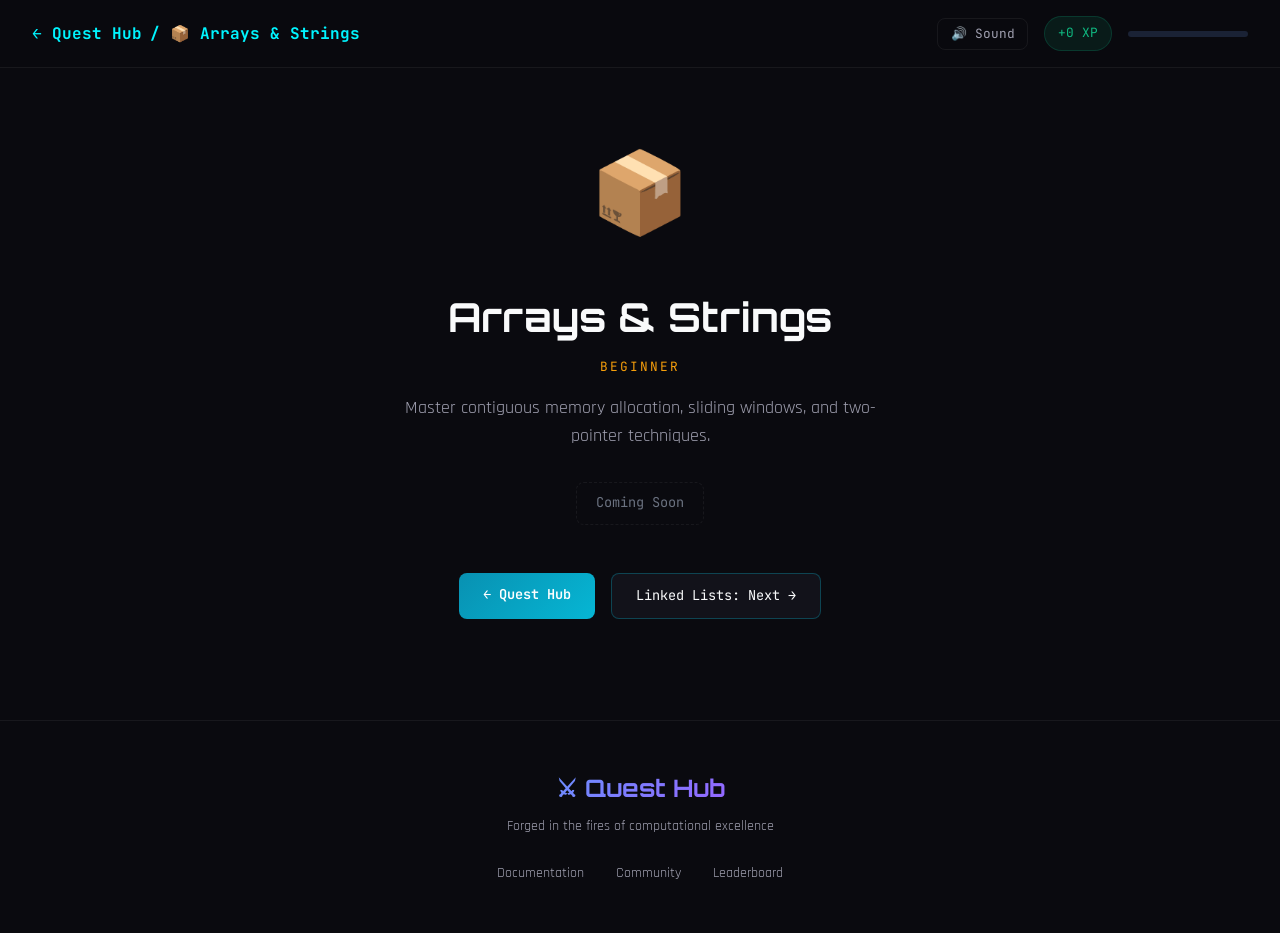
<file: pages/arrays-strings.html>
<!DOCTYPE html>
<html lang="en">
<head>
    <meta charset="UTF-8">
    <meta name="viewport" content="width=device-width, initial-scale=1.0">
    <title>Arrays & Strings — Interactive Quest</title>
    <link href="https://fonts.googleapis.com/css2?family=Orbitron:wght@400;700;900&family=Rajdhani:wght@300;400;500;600;700&family=JetBrains+Mono:wght@400;500;700&family=Inter:wght@300;400;500;600;700&display=swap" rel="stylesheet">
    <link rel="stylesheet" href="../shared/styles.css">
    <style>
        body { padding-top: 0; }
        section { padding: 0 2rem; }
    </style>
</head>
<body>
    <div class="placeholder-hero">
        <div class="quest-icon">📦</div>
        <h1>Arrays & Strings</h1>
        <div class="difficulty">Beginner</div>
        <p>Master contiguous memory allocation, sliding windows, and two-pointer techniques.</p>
        <div class="coming-soon">Coming Soon</div>
        <div class="quest-nav">
            <a href="../index.html" class="primary-link">← Quest Hub</a>
            <a href="linked-lists.html">Linked Lists: Next →</a>
        </div>
    </div>
    <script src="../shared/navbar.js"></script>
    <script src="../shared/footer.js"></script>
</body>
</html>
</file>
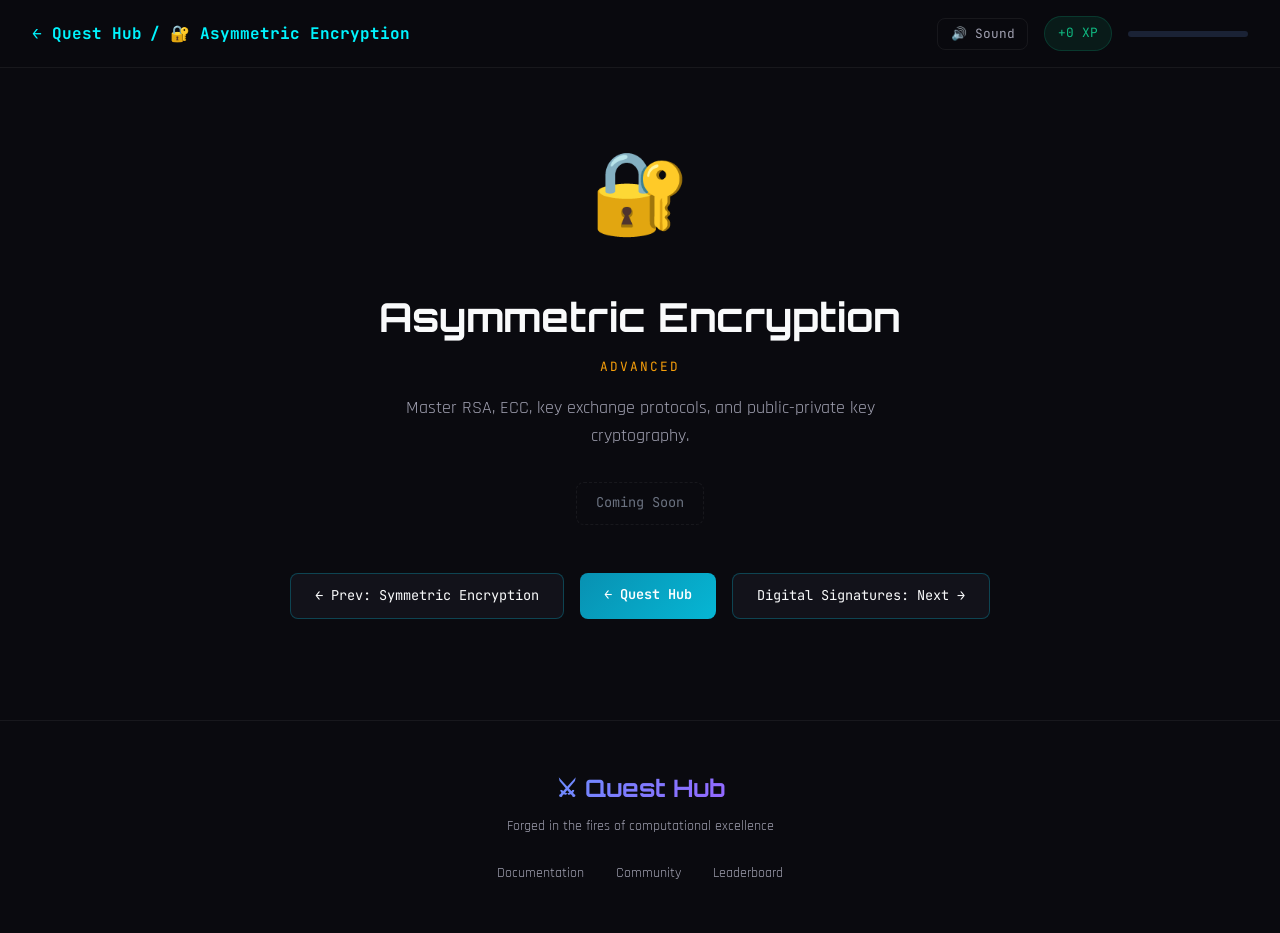
<file: pages/asymmetric-encryption.html>
<!DOCTYPE html>
<html lang="en">
<head>
    <meta charset="UTF-8">
    <meta name="viewport" content="width=device-width, initial-scale=1.0">
    <title>Asymmetric Encryption — Interactive Quest</title>
    <link href="https://fonts.googleapis.com/css2?family=Orbitron:wght@400;700;900&family=Rajdhani:wght@300;400;500;600;700&family=JetBrains+Mono:wght@400;500;700&family=Inter:wght@300;400;500;600;700&display=swap" rel="stylesheet">
    <link rel="stylesheet" href="../shared/styles.css">
    <style>
        body { padding-top: 0; }
        section { padding: 0 2rem; }
    </style>
</head>
<body>
    <div class="placeholder-hero">
        <div class="quest-icon">🔐</div>
        <h1>Asymmetric Encryption</h1>
        <div class="difficulty">Advanced</div>
        <p>Master RSA, ECC, key exchange protocols, and public-private key cryptography.</p>
        <div class="coming-soon">Coming Soon</div>
        <div class="quest-nav">
            <a href="symmetric-encryption.html">← Prev: Symmetric Encryption</a>
            <a href="../index.html" class="primary-link">← Quest Hub</a>
            <a href="digital-signatures.html">Digital Signatures: Next →</a>
        </div>
    </div>
    <script src="../shared/navbar.js"></script>
    <script src="../shared/footer.js"></script>
</body>
</html>
</file>
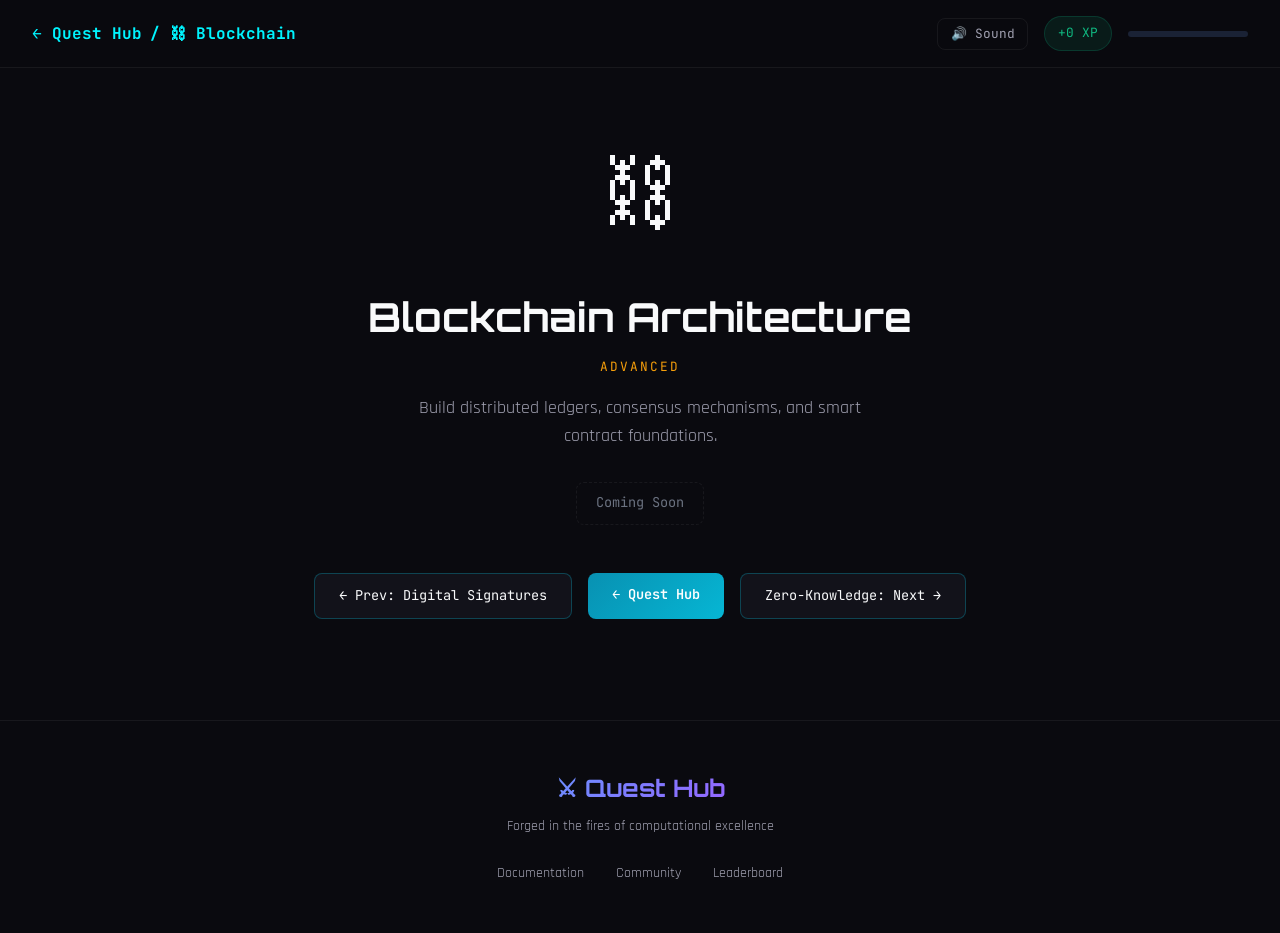
<file: pages/blockchain.html>
<!DOCTYPE html>
<html lang="en">
<head>
    <meta charset="UTF-8">
    <meta name="viewport" content="width=device-width, initial-scale=1.0">
    <title>Blockchain Architecture — Interactive Quest</title>
    <link href="https://fonts.googleapis.com/css2?family=Orbitron:wght@400;700;900&family=Rajdhani:wght@300;400;500;600;700&family=JetBrains+Mono:wght@400;500;700&family=Inter:wght@300;400;500;600;700&display=swap" rel="stylesheet">
    <link rel="stylesheet" href="../shared/styles.css">
    <style>
        body { padding-top: 0; }
        section { padding: 0 2rem; }
    </style>
</head>
<body>
    <div class="placeholder-hero">
        <div class="quest-icon">⛓</div>
        <h1>Blockchain Architecture</h1>
        <div class="difficulty">Advanced</div>
        <p>Build distributed ledgers, consensus mechanisms, and smart contract foundations.</p>
        <div class="coming-soon">Coming Soon</div>
        <div class="quest-nav">
            <a href="digital-signatures.html">← Prev: Digital Signatures</a>
            <a href="../index.html" class="primary-link">← Quest Hub</a>
            <a href="zero-knowledge.html">Zero-Knowledge: Next →</a>
        </div>
    </div>
    <script src="../shared/navbar.js"></script>
    <script src="../shared/footer.js"></script>
</body>
</html>
</file>
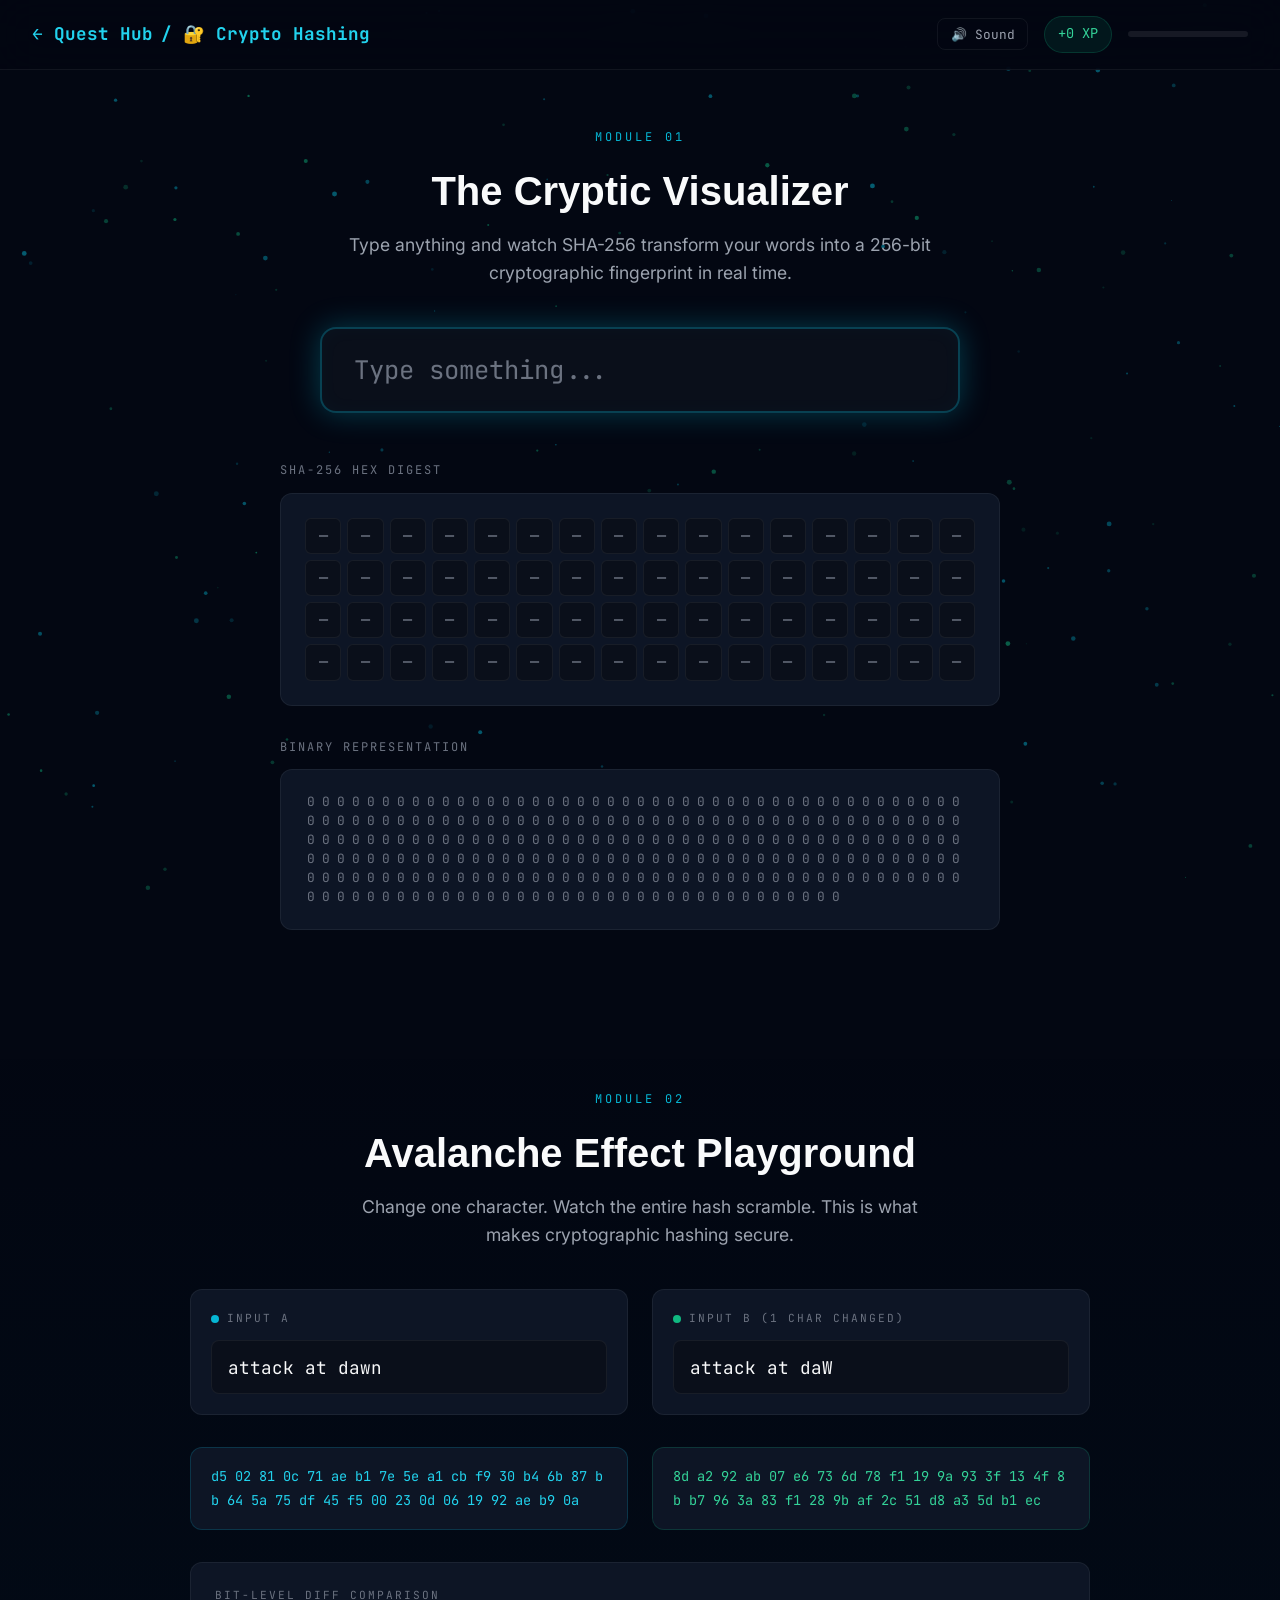
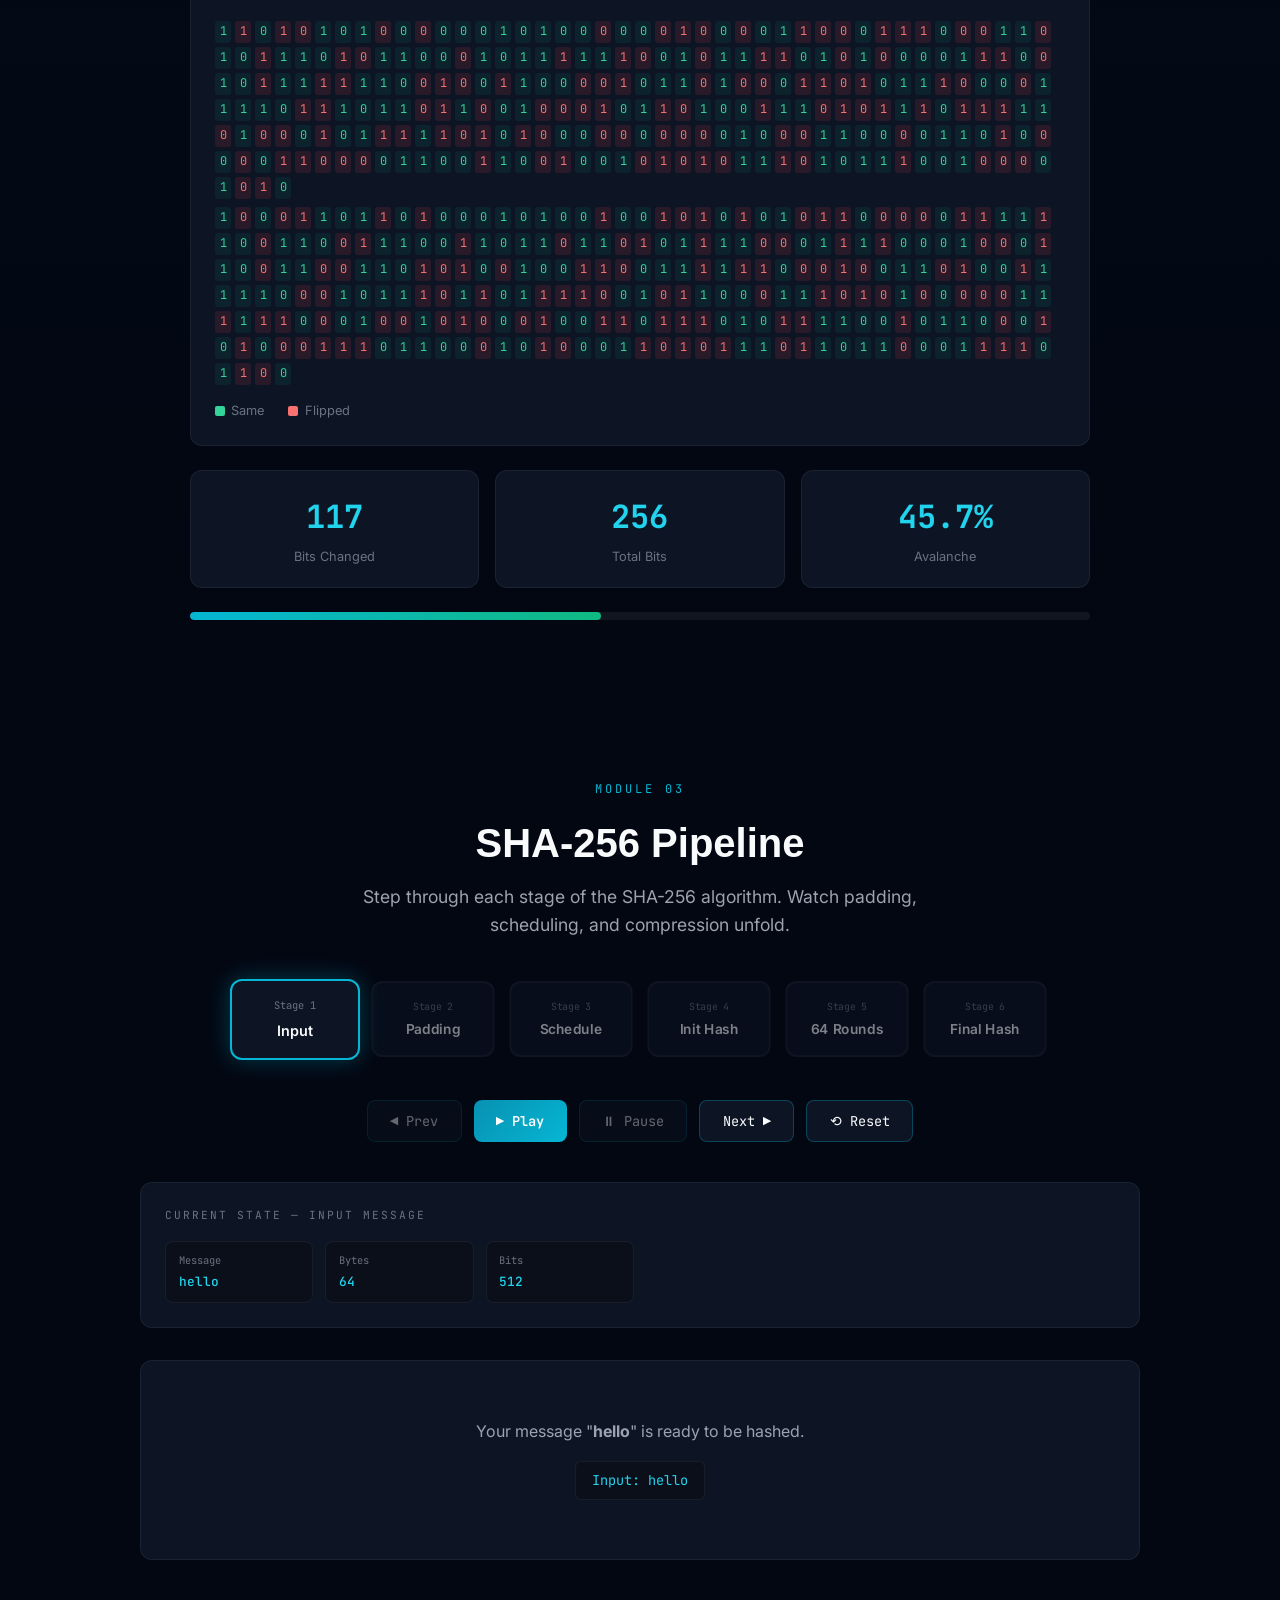
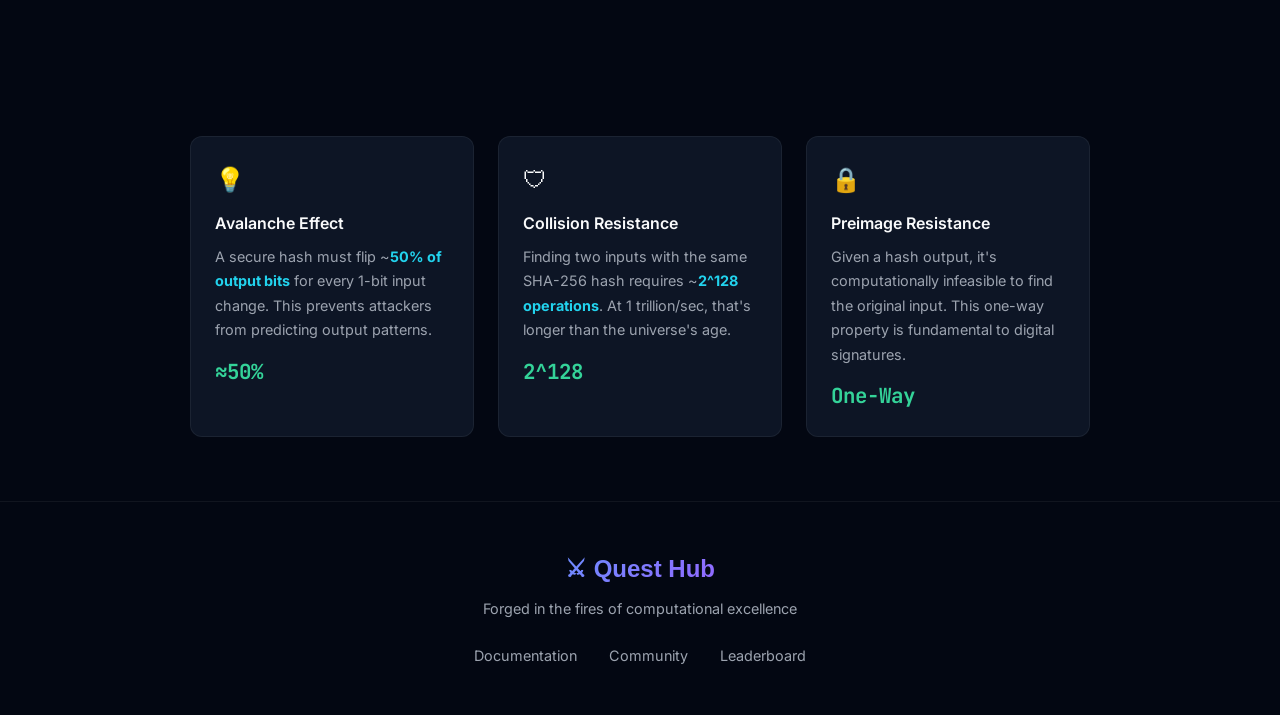
<file: pages/crypto-hashing.html>
<!DOCTYPE html>
<html lang="en">
<head>
    <meta charset="UTF-8">
    <meta name="viewport" content="width=device-width, initial-scale=1.0">
    <title>Cryptographic Hashing — Interactive Quest</title>
    <link href="https://fonts.googleapis.com/css2?family=JetBrains+Mono:wght@400;500;700&family=Inter:wght@300;400;500;600;700&display=swap" rel="stylesheet">
    <script src="https://cdnjs.cloudflare.com/ajax/libs/gsap/3.12.5/gsap.min.js"></script>
    <link rel="stylesheet" href="../shared/styles.css">
    <style>
        *, *::before, *::after { margin: 0; padding: 0; box-sizing: border-box; }

        :root {
            --bg-primary: #030712;
            --bg-secondary: #0a0f1a;
            --bg-card: #0d1525;
            --bg-card-hover: #111d33;
            --cyan-400: #22d3ee;
            --cyan-500: #06b6d4;
            --cyan-600: #0891b2;
            --cyan-glow: rgba(6, 182, 212, 0.3);
            --emerald-400: #34d399;
            --emerald-500: #10b981;
            --emerald-600: #059669;
            --emerald-glow: rgba(16, 185, 129, 0.3);
            --red-400: #f87171;
            --red-500: #ef4444;
            --red-glow: rgba(239, 68, 68, 0.3);
            --text-primary: #f9fafb;
            --text-secondary: #9ca3af;
            --text-muted: #6b7280;
            --border-subtle: rgba(255, 255, 255, 0.06);
            --border-accent: rgba(6, 182, 212, 0.3);
        }

        html { scroll-behavior: smooth; }

        body {
            font-family: 'Inter', sans-serif;
            background: var(--bg-primary);
            color: var(--text-primary);
            overflow-x: hidden;
            line-height: 1.6;
        }

        #particle-canvas {
            position: fixed;
            top: 0;
            left: 0;
            width: 100%;
            height: 100%;
            z-index: 0;
            pointer-events: none;
        }

        .content-wrapper {
            position: relative;
            z-index: 1;
        }

        /* NAVBAR */
        .navbar {
            position: fixed;
            top: 0;
            left: 0;
            right: 0;
            z-index: 100;
            padding: 1rem 2rem;
            background: rgba(3, 7, 18, 0.85);
            backdrop-filter: blur(20px);
            border-bottom: 1px solid var(--border-subtle);
            display: flex;
            align-items: center;
            justify-content: space-between;
        }

        .nav-brand {
            font-family: 'JetBrains Mono', monospace;
            font-weight: 700;
            font-size: 1.1rem;
            color: var(--cyan-400);
            display: flex;
            align-items: center;
            gap: 0.5rem;
        }

        .nav-progress {
            display: flex;
            align-items: center;
            gap: 1rem;
        }

        .xp-badge {
            font-family: 'JetBrains Mono', monospace;
            font-size: 0.85rem;
            color: var(--emerald-400);
            background: rgba(16, 185, 129, 0.1);
            padding: 0.4rem 0.8rem;
            border-radius: 20px;
            border: 1px solid rgba(16, 185, 129, 0.2);
        }

        .progress-track {
            width: 120px;
            height: 6px;
            background: rgba(255, 255, 255, 0.08);
            border-radius: 3px;
            overflow: hidden;
        }

        .progress-fill {
            height: 100%;
            width: 0%;
            background: linear-gradient(90deg, var(--cyan-500), var(--emerald-500));
            border-radius: 3px;
            transition: width 0.5s ease;
        }

        /* SECTIONS */
        section {
            min-height: 100vh;
            padding: 6rem 2rem 4rem;
            display: flex;
            flex-direction: column;
            align-items: center;
            justify-content: center;
        }

        .section-label {
            font-family: 'JetBrains Mono', monospace;
            font-size: 0.75rem;
            text-transform: uppercase;
            letter-spacing: 3px;
            color: var(--cyan-500);
            margin-bottom: 0.75rem;
        }

        .section-title {
            font-size: 2.5rem;
            font-weight: 700;
            margin-bottom: 0.5rem;
            text-align: center;
        }

        .section-subtitle {
            color: var(--text-secondary);
            font-size: 1.1rem;
            margin-bottom: 2.5rem;
            text-align: center;
            max-width: 600px;
        }

        /* HERO */
        #hero {
            padding-top: 8rem;
        }

        .hero-input-wrapper {
            position: relative;
            width: 100%;
            max-width: 640px;
            margin-bottom: 3rem;
        }

        .hero-input {
            width: 100%;
            background: var(--bg-secondary);
            border: 2px solid var(--border-accent);
            border-radius: 16px;
            padding: 1.5rem 2rem;
            font-family: 'JetBrains Mono', monospace;
            font-size: 1.6rem;
            color: var(--cyan-400);
            caret-color: var(--emerald-400);
            transition: all 0.3s ease;
            box-shadow: 0 0 30px var(--cyan-glow), inset 0 0 20px rgba(6, 182, 212, 0.03);
        }

        .hero-input:focus {
            outline: none;
            border-color: var(--cyan-400);
            box-shadow: 0 0 40px var(--cyan-glow), 0 0 80px rgba(6, 182, 212, 0.08), inset 0 0 30px rgba(6, 182, 212, 0.05);
        }

        .hero-input::placeholder { color: var(--text-muted); }

        .hash-output-section {
            width: 100%;
            max-width: 720px;
        }

        .hash-label {
            font-family: 'JetBrains Mono', monospace;
            font-size: 0.75rem;
            text-transform: uppercase;
            letter-spacing: 2px;
            color: var(--text-muted);
            margin-bottom: 0.75rem;
        }

        .hex-grid {
            display: grid;
            grid-template-columns: repeat(16, 1fr);
            gap: 6px;
            margin-bottom: 2rem;
            padding: 1.5rem;
            background: var(--bg-card);
            border: 1px solid var(--border-subtle);
            border-radius: 12px;
        }

        .hex-cell {
            aspect-ratio: 1;
            display: flex;
            align-items: center;
            justify-content: center;
            background: var(--bg-secondary);
            border: 1px solid var(--border-subtle);
            border-radius: 6px;
            font-family: 'JetBrains Mono', monospace;
            font-size: 0.95rem;
            font-weight: 500;
            color: var(--text-muted);
            transition: all 0.2s ease;
            cursor: default;
            position: relative;
        }

        .hex-cell.active {
            color: var(--cyan-400);
            border-color: var(--border-accent);
        }

        .hex-cell.changed {
            color: #fff;
            background: rgba(6, 182, 212, 0.15);
            border-color: var(--cyan-400);
            box-shadow: 0 0 12px var(--cyan-glow);
            animation: cellFlash 0.4s ease;
        }

        .hex-cell:hover {
            transform: scale(1.15);
            z-index: 2;
        }

        .hex-cell:hover::after {
            content: attr(data-tooltip);
            position: absolute;
            bottom: 110%;
            left: 50%;
            transform: translateX(-50%);
            background: var(--bg-primary);
            border: 1px solid var(--border-accent);
            padding: 0.3rem 0.6rem;
            border-radius: 6px;
            font-size: 0.7rem;
            white-space: nowrap;
            color: var(--text-secondary);
            pointer-events: none;
        }

        @keyframes cellFlash {
            0% { transform: scaleY(1); }
            50% { transform: scaleY(0.2); background: var(--cyan-500); }
            100% { transform: scaleY(1); }
        }

        .binary-grid {
            display: flex;
            flex-wrap: wrap;
            gap: 3px;
            padding: 1.5rem;
            background: var(--bg-card);
            border: 1px solid var(--border-subtle);
            border-radius: 12px;
            font-family: 'JetBrains Mono', monospace;
            font-size: 0.8rem;
        }

        .binary-cell {
            width: 12px;
            height: 16px;
            display: flex;
            align-items: center;
            justify-content: center;
            color: var(--text-muted);
            transition: all 0.15s ease;
        }

        .binary-cell.one { color: var(--emerald-400); }
        .binary-cell.zero { color: var(--text-muted); opacity: 0.5; }

        .binary-cell.flip {
            animation: bitFlip 0.35s ease;
        }

        @keyframes bitFlip {
            0% { transform: scale(1); }
            40% { transform: scale(1.6); color: #fff; }
            100% { transform: scale(1); }
        }

        /* AVALANCHE */
        #avalanche {
            background: linear-gradient(180deg, transparent 0%, rgba(6, 182, 212, 0.02) 50%, transparent 100%);
        }

        .avalanche-container {
            width: 100%;
            max-width: 900px;
        }

        .input-pair {
            display: grid;
            grid-template-columns: 1fr 1fr;
            gap: 1.5rem;
            margin-bottom: 2rem;
        }

        .input-box {
            background: var(--bg-card);
            border: 1px solid var(--border-subtle);
            border-radius: 12px;
            padding: 1.25rem;
        }

        .input-box-label {
            font-family: 'JetBrains Mono', monospace;
            font-size: 0.7rem;
            text-transform: uppercase;
            letter-spacing: 2px;
            color: var(--text-muted);
            margin-bottom: 0.75rem;
            display: flex;
            align-items: center;
            gap: 0.5rem;
        }

        .input-box-label .dot {
            width: 8px;
            height: 8px;
            border-radius: 50%;
        }

        .input-box-label .dot.a { background: var(--cyan-500); }
        .input-box-label .dot.b { background: var(--emerald-500); }

        .av-input {
            width: 100%;
            background: var(--bg-secondary);
            border: 1px solid var(--border-subtle);
            border-radius: 8px;
            padding: 0.9rem 1rem;
            font-family: 'JetBrains Mono', monospace;
            font-size: 1.1rem;
            color: var(--text-primary);
            transition: border-color 0.2s;
        }

        .av-input:focus {
            outline: none;
            border-color: var(--cyan-500);
        }

        .hash-pair {
            display: grid;
            grid-template-columns: 1fr 1fr;
            gap: 1.5rem;
            margin-bottom: 2rem;
        }

        .hash-box {
            background: var(--bg-card);
            border: 1px solid var(--border-subtle);
            border-radius: 12px;
            padding: 1rem 1.25rem;
            font-family: 'JetBrains Mono', monospace;
            font-size: 0.85rem;
            word-break: break-all;
            line-height: 1.8;
        }

        .hash-box.hash-a { color: var(--cyan-400); border-color: rgba(6, 182, 212, 0.2); }
        .hash-box.hash-b { color: var(--emerald-400); border-color: rgba(16, 185, 129, 0.2); }

        .diff-viewer {
            background: var(--bg-card);
            border: 1px solid var(--border-subtle);
            border-radius: 12px;
            padding: 1.5rem;
            margin-bottom: 1.5rem;
        }

        .diff-title {
            font-family: 'JetBrains Mono', monospace;
            font-size: 0.7rem;
            text-transform: uppercase;
            letter-spacing: 2px;
            color: var(--text-muted);
            margin-bottom: 1rem;
        }

        .diff-row {
            display: flex;
            flex-wrap: wrap;
            gap: 4px;
            margin-bottom: 0.5rem;
        }

        .diff-bit {
            width: 16px;
            height: 22px;
            display: flex;
            align-items: center;
            justify-content: center;
            font-family: 'JetBrains Mono', monospace;
            font-size: 0.75rem;
            border-radius: 3px;
            transition: all 0.2s ease;
        }

        .diff-bit.match {
            color: var(--emerald-400);
            background: rgba(16, 185, 129, 0.08);
        }

        .diff-bit.diff {
            color: var(--red-400);
            background: rgba(239, 68, 68, 0.12);
            animation: diffPulse 0.5s ease;
        }

        @keyframes diffPulse {
            0%, 100% { box-shadow: none; }
            50% { box-shadow: 0 0 8px var(--red-glow); }
        }

        .diff-legend {
            display: flex;
            gap: 1.5rem;
            margin-top: 1rem;
            font-size: 0.8rem;
            color: var(--text-muted);
        }

        .diff-legend span { display: flex; align-items: center; gap: 0.4rem; }
        .diff-legend .swatch {
            width: 10px;
            height: 10px;
            border-radius: 2px;
        }

        .avalanche-stats {
            display: grid;
            grid-template-columns: repeat(3, 1fr);
            gap: 1rem;
        }

        .stat-card {
            background: var(--bg-card);
            border: 1px solid var(--border-subtle);
            border-radius: 12px;
            padding: 1.25rem;
            text-align: center;
        }

        .stat-card .stat-value {
            font-family: 'JetBrains Mono', monospace;
            font-size: 2rem;
            font-weight: 700;
            color: var(--cyan-400);
        }

        .stat-card .stat-label {
            font-size: 0.8rem;
            color: var(--text-muted);
            margin-top: 0.25rem;
        }

        .avalanche-bar {
            width: 100%;
            height: 8px;
            background: rgba(255, 255, 255, 0.06);
            border-radius: 4px;
            margin-top: 1.5rem;
            overflow: hidden;
        }

        .avalanche-bar-fill {
            height: 100%;
            background: linear-gradient(90deg, var(--cyan-500), var(--emerald-500));
            border-radius: 4px;
            transition: width 0.6s cubic-bezier(0.25, 0.46, 0.45, 0.94);
        }

        /* PIPELINE */
        #pipeline {
            min-height: 100vh;
            padding-bottom: 6rem;
        }

        .pipeline-container {
            width: 100%;
            max-width: 1000px;
        }

        .pipeline-stages {
            display: flex;
            justify-content: center;
            gap: 0.5rem;
            margin-bottom: 2.5rem;
            flex-wrap: wrap;
        }

        .stage-node {
            background: var(--bg-card);
            border: 2px solid var(--border-subtle);
            border-radius: 12px;
            padding: 1rem 1.5rem;
            text-align: center;
            min-width: 130px;
            transition: all 0.4s ease;
            opacity: 0.5;
            transform: scale(0.95);
        }

        .stage-node.active {
            opacity: 1;
            transform: scale(1);
            border-color: var(--cyan-500);
            box-shadow: 0 0 25px var(--cyan-glow);
        }

        .stage-node.complete {
            opacity: 1;
            transform: scale(1);
            border-color: var(--emerald-500);
            box-shadow: 0 0 20px var(--emerald-glow);
        }

        .stage-node.complete::after {
            content: '✓';
            position: absolute;
            top: -8px;
            right: -8px;
            width: 22px;
            height: 22px;
            background: var(--emerald-500);
            color: var(--bg-primary);
            border-radius: 50%;
            display: flex;
            align-items: center;
            justify-content: center;
            font-size: 0.7rem;
            font-weight: 700;
        }

        .stage-node { position: relative; }

        .stage-num {
            font-family: 'JetBrains Mono', monospace;
            font-size: 0.65rem;
            color: var(--text-muted);
            margin-bottom: 0.3rem;
        }

        .stage-name {
            font-weight: 600;
            font-size: 0.9rem;
        }

        .pipeline-controls {
            display: flex;
            justify-content: center;
            gap: 0.75rem;
            margin-bottom: 2.5rem;
            flex-wrap: wrap;
        }

        .pipe-btn {
            font-family: 'JetBrains Mono', monospace;
            font-size: 0.85rem;
            padding: 0.7rem 1.4rem;
            border: 1px solid var(--border-accent);
            border-radius: 8px;
            background: var(--bg-card);
            color: var(--text-primary);
            cursor: pointer;
            transition: all 0.2s ease;
            display: flex;
            align-items: center;
            gap: 0.5rem;
        }

        .pipe-btn:hover {
            background: rgba(6, 182, 212, 0.1);
            border-color: var(--cyan-400);
            box-shadow: 0 0 15px var(--cyan-glow);
        }

        .pipe-btn.primary {
            background: linear-gradient(135deg, var(--cyan-600), var(--cyan-500));
            border: none;
            color: #fff;
            font-weight: 600;
        }

        .pipe-btn.primary:hover {
            box-shadow: 0 0 25px var(--cyan-glow);
            transform: translateY(-1px);
        }

        .pipe-btn:disabled {
            opacity: 0.4;
            cursor: not-allowed;
        }

        .state-panel {
            background: var(--bg-card);
            border: 1px solid var(--border-subtle);
            border-radius: 12px;
            padding: 1.5rem;
            margin-bottom: 2rem;
        }

        .state-title {
            font-family: 'JetBrains Mono', monospace;
            font-size: 0.7rem;
            text-transform: uppercase;
            letter-spacing: 2px;
            color: var(--text-muted);
            margin-bottom: 1rem;
        }

        .state-grid {
            display: grid;
            grid-template-columns: repeat(auto-fill, minmax(140px, 1fr));
            gap: 0.75rem;
        }

        .state-item {
            background: var(--bg-secondary);
            border: 1px solid var(--border-subtle);
            border-radius: 8px;
            padding: 0.6rem 0.8rem;
            font-family: 'JetBrains Mono', monospace;
            font-size: 0.8rem;
            transition: all 0.3s ease;
        }

        .state-item.highlight {
            border-color: var(--cyan-400);
            box-shadow: 0 0 10px var(--cyan-glow);
        }

        .state-item .reg-name {
            color: var(--text-muted);
            font-size: 0.65rem;
            display: block;
            margin-bottom: 0.2rem;
        }

        .state-item .reg-value {
            color: var(--cyan-400);
            font-weight: 500;
        }

        .pipeline-viz {
            background: var(--bg-card);
            border: 1px solid var(--border-subtle);
            border-radius: 12px;
            padding: 2rem;
            min-height: 200px;
            display: flex;
            flex-direction: column;
            align-items: center;
            justify-content: center;
            text-align: center;
        }

        .viz-description {
            color: var(--text-secondary);
            font-size: 1rem;
            max-width: 500px;
            margin-bottom: 1rem;
        }

        .viz-detail {
            font-family: 'JetBrains Mono', monospace;
            font-size: 0.85rem;
            color: var(--cyan-400);
            background: var(--bg-secondary);
            padding: 0.5rem 1rem;
            border-radius: 6px;
            border: 1px solid var(--border-subtle);
        }

        /* INFO CARDS */
        .info-cards {
            display: grid;
            grid-template-columns: repeat(auto-fit, minmax(280px, 1fr));
            gap: 1.5rem;
            width: 100%;
            max-width: 900px;
            margin-top: 3rem;
        }

        .info-card {
            background: var(--bg-card);
            border: 1px solid var(--border-subtle);
            border-radius: 12px;
            padding: 1.5rem;
            transition: all 0.3s ease;
        }

        .info-card:hover {
            border-color: var(--border-accent);
            transform: translateY(-4px);
        }

        .info-card-icon {
            font-size: 1.5rem;
            margin-bottom: 0.75rem;
        }

        .info-card h4 {
            font-size: 1rem;
            font-weight: 600;
            margin-bottom: 0.5rem;
            color: var(--text-primary);
        }

        .info-card p {
            font-size: 0.9rem;
            color: var(--text-secondary);
            line-height: 1.7;
        }

        .info-card strong { color: var(--cyan-400); }

        .info-stat {
            display: inline-block;
            margin-top: 0.75rem;
            font-family: 'JetBrains Mono', monospace;
            font-size: 1.3rem;
            font-weight: 700;
            color: var(--emerald-400);
        }

        /* FOOTER */
        footer {
            position: relative;
            z-index: 1;
            text-align: center;
            padding: 3rem 2rem;
            border-top: 1px solid var(--border-subtle);
        }

        footer p {
            color: var(--text-muted);
            font-size: 0.85rem;
        }

        /* RESPONSIVE */
        @media (max-width: 768px) {
            .hex-grid { grid-template-columns: repeat(8, 1fr); }
            .input-pair, .hash-pair { grid-template-columns: 1fr; }
            .avalanche-stats { grid-template-columns: 1fr; }
            .section-title { font-size: 1.8rem; }
            .hero-input { font-size: 1.2rem; padding: 1.2rem 1.5rem; }
            .pipeline-stages { gap: 0.5rem; }
            .stage-node { min-width: 90px; padding: 0.8rem 0.8rem; }
            .stage-name { font-size: 0.75rem; }
        }
    </style>
</head>
<body>

<canvas id="particle-canvas"></canvas>

<div class="content-wrapper">

    <!-- SECTION 1: HERO VISUALIZER -->
    <section id="hero">
        <div class="section-label">Module 01</div>
        <h1 class="section-title">The Cryptic Visualizer</h1>
        <p class="section-subtitle">Type anything and watch SHA-256 transform your words into a 256-bit cryptographic fingerprint in real time.</p>

        <div class="hero-input-wrapper">
            <input type="text" class="hero-input" id="hash-input" placeholder="Type something..." autocomplete="off" spellcheck="false">
        </div>

        <div class="hash-output-section">
            <div class="hash-label">SHA-256 Hex Digest</div>
            <div class="hex-grid" id="hex-grid"></div>

            <div class="hash-label">Binary Representation</div>
            <div class="binary-grid" id="binary-grid"></div>
        </div>
    </section>

    <!-- SECTION 2: AVALANCHE EFFECT -->
    <section id="avalanche">
        <div class="section-label">Module 02</div>
        <h1 class="section-title">Avalanche Effect Playground</h1>
        <p class="section-subtitle">Change one character. Watch the entire hash scramble. This is what makes cryptographic hashing secure.</p>

        <div class="avalanche-container">
            <div class="input-pair">
                <div class="input-box">
                    <div class="input-box-label"><span class="dot a"></span> Input A</div>
                    <input type="text" class="av-input" id="av-input-a" value="attack at dawn" autocomplete="off" spellcheck="false">
                </div>
                <div class="input-box">
                    <div class="input-box-label"><span class="dot b"></span> Input B (1 char changed)</div>
                    <input type="text" class="av-input" id="av-input-b" value="attack at daW" autocomplete="off" spellcheck="false">
                </div>
            </div>

            <div class="hash-pair">
                <div class="hash-box hash-a" id="hash-a">—</div>
                <div class="hash-box hash-b" id="hash-b">—</div>
            </div>

            <div class="diff-viewer">
                <div class="diff-title">Bit-Level Diff Comparison</div>
                <div class="diff-row" id="diff-row-a"></div>
                <div class="diff-row" id="diff-row-b"></div>
                <div class="diff-legend">
                    <span><span class="swatch" style="background: var(--emerald-400);"></span> Same</span>
                    <span><span class="swatch" style="background: var(--red-400);"></span> Flipped</span>
                </div>
            </div>

            <div class="avalanche-stats">
                <div class="stat-card">
                    <div class="stat-value" id="bits-changed">0</div>
                    <div class="stat-label">Bits Changed</div>
                </div>
                <div class="stat-card">
                    <div class="stat-value" id="bits-total">256</div>
                    <div class="stat-label">Total Bits</div>
                </div>
                <div class="stat-card">
                    <div class="stat-value" id="avalanche-pct">0%</div>
                    <div class="stat-label">Avalanche</div>
                </div>
            </div>
            <div class="avalanche-bar">
                <div class="avalanche-bar-fill" id="av-bar-fill" style="width: 0%"></div>
            </div>
        </div>
    </section>

    <!-- SECTION 3: SHA-256 PIPELINE -->
    <section id="pipeline">
        <div class="section-label">Module 03</div>
        <h1 class="section-title">SHA-256 Pipeline</h1>
        <p class="section-subtitle">Step through each stage of the SHA-256 algorithm. Watch padding, scheduling, and compression unfold.</p>

        <div class="pipeline-container">
            <div class="pipeline-stages" id="pipeline-stages">
                <div class="stage-node active" data-stage="0">
                    <div class="stage-num">Stage 1</div>
                    <div class="stage-name">Input</div>
                </div>
                <div class="stage-node" data-stage="1">
                    <div class="stage-num">Stage 2</div>
                    <div class="stage-name">Padding</div>
                </div>
                <div class="stage-node" data-stage="2">
                    <div class="stage-num">Stage 3</div>
                    <div class="stage-name">Schedule</div>
                </div>
                <div class="stage-node" data-stage="3">
                    <div class="stage-num">Stage 4</div>
                    <div class="stage-name">Init Hash</div>
                </div>
                <div class="stage-node" data-stage="4">
                    <div class="stage-num">Stage 5</div>
                    <div class="stage-name">64 Rounds</div>
                </div>
                <div class="stage-node" data-stage="5">
                    <div class="stage-num">Stage 6</div>
                    <div class="stage-name">Final Hash</div>
                </div>
            </div>

            <div class="pipeline-controls">
                <button class="pipe-btn" id="btn-prev" disabled>◀ Prev</button>
                <button class="pipe-btn primary" id="btn-play">▶ Play</button>
                <button class="pipe-btn" id="btn-pause" disabled>⏸ Pause</button>
                <button class="pipe-btn" id="btn-next">Next ▶</button>
                <button class="pipe-btn" id="btn-reset">⟲ Reset</button>
            </div>

            <div class="state-panel" id="state-panel">
                <div class="state-title">Current State — <span id="state-stage-name">Input Message</span></div>
                <div class="state-grid" id="state-grid"></div>
            </div>

            <div class="pipeline-viz" id="pipeline-viz">
                <div class="viz-description" id="viz-desc">
                    Enter a message in the Hero section above, then press <strong>Play</strong> or <strong>Next</strong> to step through SHA-256.
                </div>
                <div class="viz-detail" id="viz-detail">Waiting for input...</div>
            </div>
        </div>
    </section>

    <!-- INFO CARDS -->
    <section style="min-height: auto; padding: 2rem 2rem 4rem;">
        <div class="info-cards">
            <div class="info-card">
                <div class="info-card-icon">💡</div>
                <h4>Avalanche Effect</h4>
                <p>A secure hash must flip ~<strong>50% of output bits</strong> for every 1-bit input change. This prevents attackers from predicting output patterns.</p>
                <div class="info-stat">≈50%</div>
            </div>
            <div class="info-card">
                <div class="info-card-icon">🛡</div>
                <h4>Collision Resistance</h4>
                <p>Finding two inputs with the same SHA-256 hash requires ~<strong>2^128 operations</strong>. At 1 trillion/sec, that's longer than the universe's age.</p>
                <div class="info-stat">2^128</div>
            </div>
            <div class="info-card">
                <div class="info-card-icon">🔒</div>
                <h4>Preimage Resistance</h4>
                <p>Given a hash output, it's computationally infeasible to find the original input. This one-way property is fundamental to digital signatures.</p>
                <div class="info-stat">One-Way</div>
            </div>
        </div>
    </section>

</div>

<script src="../shared/utils.js"></script>
<script src="../shared/navbar.js"></script>
<script src="../shared/footer.js"></script>
<script>
// ========== AUDIO ==========
const AudioCtx = window.AudioContext || window.webkitAudioContext;
let audioCtx;

function ensureAudio() {
    if (!audioCtx) audioCtx = new AudioCtx();
}

function playHashSound() {
    ensureAudio();
    const osc = audioCtx.createOscillator();
    const gain = audioCtx.createGain();
    osc.connect(gain);
    gain.connect(audioCtx.destination);
    osc.type = 'sine';
    osc.frequency.setValueAtTime(880, audioCtx.currentTime);
    osc.frequency.exponentialRampToValueAtTime(1760, audioCtx.currentTime + 0.08);
    gain.gain.setValueAtTime(0.08, audioCtx.currentTime);
    gain.gain.exponentialRampToValueAtTime(0.001, audioCtx.currentTime + 0.15);
    osc.start(audioCtx.currentTime);
    osc.stop(audioCtx.currentTime + 0.15);
}

function playBitSound() {
    ensureAudio();
    const osc = audioCtx.createOscillator();
    const gain = audioCtx.createGain();
    osc.connect(gain);
    gain.connect(audioCtx.destination);
    osc.type = 'square';
    osc.frequency.setValueAtTime(180 + Math.random() * 80, audioCtx.currentTime);
    gain.gain.setValueAtTime(0.02, audioCtx.currentTime);
    gain.gain.exponentialRampToValueAtTime(0.001, audioCtx.currentTime + 0.04);
    osc.start(audioCtx.currentTime);
    osc.stop(audioCtx.currentTime + 0.04);
}

// ========== PARTICLES ==========
const canvas = document.getElementById('particle-canvas');
const ctx = canvas.getContext('2d');
let particles = [];
let mouseX = -1000, mouseY = -1000;

function resizeCanvas() {
    canvas.width = window.innerWidth;
    canvas.height = window.innerHeight;
}
resizeCanvas();
window.addEventListener('resize', resizeCanvas);

document.addEventListener('mousemove', e => { mouseX = e.clientX; mouseY = e.clientY; });

class Particle {
    constructor() { this.reset(); }
    reset() {
        this.x = Math.random() * canvas.width;
        this.y = Math.random() * canvas.height;
        this.vx = (Math.random() - 0.5) * 0.3;
        this.vy = (Math.random() - 0.5) * 0.3;
        this.size = Math.random() * 2 + 0.5;
        this.alpha = Math.random() * 0.4 + 0.1;
        this.color = Math.random() > 0.5 ? '6, 182, 212' : '16, 185, 129';
    }
    update() {
        const dx = this.x - mouseX;
        const dy = this.y - mouseY;
        const dist = Math.sqrt(dx * dx + dy * dy);
        if (dist < 150) {
            const force = (150 - dist) / 150;
            this.vx += (dx / dist) * force * 0.8;
            this.vy += (dy / dist) * force * 0.8;
        }
        this.vx *= 0.98;
        this.vy *= 0.98;
        this.x += this.vx;
        this.y += this.vy;
        if (this.x < 0 || this.x > canvas.width || this.y < 0 || this.y > canvas.height) this.reset();
    }
    draw() {
        ctx.beginPath();
        ctx.arc(this.x, this.y, this.size, 0, Math.PI * 2);
        ctx.fillStyle = `rgba(${this.color}, ${this.alpha})`;
        ctx.fill();
    }
}

for (let i = 0; i < 180; i++) particles.push(new Particle());

function animateParticles() {
    ctx.clearRect(0, 0, canvas.width, canvas.height);
    particles.forEach(p => { p.update(); p.draw(); });
    requestAnimationFrame(animateParticles);
}
animateParticles();

// ========== HASHING ==========
async function computeHash(msg) {
    const data = new TextEncoder().encode(msg);
    const hashBuf = await crypto.subtle.digest('SHA-256', data);
    return Array.from(new Uint8Array(hashBuf)).map(b => b.toString(16).padStart(2, '0')).join('');
}

function hexToBinary(hex) {
    return hex.split('').map(c => parseInt(c, 16).toString(2).padStart(4, '0')).join('');
}

// ========== HERO VISUALIZER ==========
const hexGrid = document.getElementById('hex-grid');
const binaryGrid = document.getElementById('binary-grid');
const hashInput = document.getElementById('hash-input');
let prevHex = '';

function initHexGrid() {
    hexGrid.innerHTML = '';
    for (let i = 0; i < 64; i++) {
        const cell = document.createElement('div');
        cell.className = 'hex-cell';
        cell.textContent = '—';
        cell.dataset.tooltip = `Byte ${i}`;
        hexGrid.appendChild(cell);
    }
}

function initBinaryGrid() {
    binaryGrid.innerHTML = '';
    for (let i = 0; i < 256; i++) {
        const cell = document.createElement('div');
        cell.className = 'binary-cell';
        cell.textContent = '0';
        binaryGrid.appendChild(cell);
    }
}

initHexGrid();
initBinaryGrid();

let hashDebounce;
hashInput.addEventListener('input', () => {
    clearTimeout(hashDebounce);
    hashDebounce = setTimeout(() => updateHeroHash(), 50);
});

async function updateHeroHash() {
    const msg = hashInput.value;
    if (!msg) {
        document.querySelectorAll('.hex-cell').forEach(c => { c.textContent = '—'; c.classList.remove('active', 'changed'); });
        document.querySelectorAll('.binary-cell').forEach(c => { c.textContent = '0'; c.className = 'binary-cell'; });
        prevHex = '';
        return;
    }
    const hex = await computeHash(msg);
    const cells = document.querySelectorAll('.hex-cell');
    const bins = document.querySelectorAll('.binary-cell');

    let changed = false;
    hex.split('').forEach((ch, i) => {
        const old = prevHex[i] || '';
        cells[i].textContent = ch;
        cells[i].classList.add('active');
        if (old && old !== ch) {
            cells[i].classList.add('changed');
            setTimeout(() => cells[i].classList.remove('changed'), 500);
            changed = true;
        }
    });

    const bin = hexToBinary(hex);
    bin.split('').forEach((bit, i) => {
        const oldBin = prevHex ? hexToBinary(prevHex)[i] : '';
        bins[i].textContent = bit;
        bins[i].className = `binary-cell ${bit === '1' ? 'one' : 'zero'}`;
        if (oldBin && oldBin !== bit) {
            bins[i].classList.add('flip');
            setTimeout(() => bins[i].classList.remove('flip'), 400);
        }
    });

    if (changed) playHashSound();
    prevHex = hex;
    updateProgress(33);
}

// ========== AVALANCHE ==========
const avInputA = document.getElementById('av-input-a');
const avInputB = document.getElementById('av-input-b');
const hashADiv = document.getElementById('hash-a');
const hashBDiv = document.getElementById('hash-b');
const diffRowA = document.getElementById('diff-row-a');
const diffRowB = document.getElementById('diff-row-b');
const bitsChangedEl = document.getElementById('bits-changed');
const avalanchePctEl = document.getElementById('avalanche-pct');
const avBarFill = document.getElementById('av-bar-fill');

let prevAvHex = { a: '', b: '' };

async function updateAvalanche() {
    const [hexA, hexB] = await Promise.all([computeHash(avInputA.value), computeHash(avInputB.value)]);
    hashADiv.textContent = hexA.match(/.{1,2}/g).join(' ');
    hashBDiv.textContent = hexB.match(/.{1,2}/g).join(' ');

    const binA = hexToBinary(hexA);
    const binB = hexToBinary(hexB);

    diffRowA.innerHTML = '';
    diffRowB.innerHTML = '';
    let diffs = 0;

    for (let i = 0; i < 256; i++) {
        const a = binA[i];
        const b = binB[i];
        const isDiff = a !== b;
        if (isDiff) diffs++;

        const elA = document.createElement('div');
        elA.className = `diff-bit ${isDiff ? 'diff' : 'match'}`;
        elA.textContent = a;
        diffRowA.appendChild(elA);

        const elB = document.createElement('div');
        elB.className = `diff-bit ${isDiff ? 'diff' : 'match'}`;
        elB.textContent = b;
        diffRowB.appendChild(elB);
    }

    const pct = ((diffs / 256) * 100).toFixed(1);
    bitsChangedEl.textContent = diffs;
    avalanchePctEl.textContent = pct + '%';
    avBarFill.style.width = pct + '%';

    if (prevAvHex.a && (prevAvHex.a !== hexA || prevAvHex.b !== hexB)) playBitSound();
    prevAvHex = { a: hexA, b: hexB };
    updateProgress(66);
}

avInputA.addEventListener('input', updateAvalanche);
avInputB.addEventListener('input', updateAvalanche);
updateAvalanche();

// ========== PIPELINE ==========
const SHA256_K = [
    0x428a2f98,0x71374491,0xb5c0fbcf,0xe9b5dba5,0x3956c25b,0x59f111f1,0x923f82a4,0xab1c5ed5,
    0xd807aa98,0x12835b01,0x243185be,0x550c7dc3,0x72be5d74,0x80deb1fe,0x9bdc06a7,0xc19bf174,
    0xe49b69c1,0xefbe4786,0x0fc19dc6,0x240ca1cc,0x2de92c6f,0x4a7484aa,0x5cb0a9dc,0x76f988da,
    0x983e5152,0xa831c66d,0xb00327c8,0xbf597fc7,0xc6e00bf3,0xd5a79147,0x06ca6351,0x14292967,
    0x27b70a85,0x2e1b2138,0x4d2c6dfc,0x53380d13,0x650a7354,0x766a0abb,0x81c2c92e,0x92722c85,
    0xa2bfe8a1,0xa81a664b,0xc24b8b70,0xc76c51a3,0xd192e819,0xd6990624,0xf40e3585,0x106aa070,
    0x19a4c116,0x1e376c08,0x2748774c,0x34b0bcb5,0x391c0cb3,0x4ed8aa4a,0x5b9cca4f,0x682e6ff3,
    0x748f82ee,0x78a5636f,0x84c87814,0x8cc70208,0x90befffa,0xa4506ceb,0xbef9a3f7,0xc67178f2
];

const SHA256_H0 = [
    0x6a09e667,0xbb67ae85,0x3c6ef372,0xa54ff53a,
    0x510e527f,0x9b05688c,0x1f83d9ab,0x5be0cd19
];

const stageNames = ['Input Message', 'Padding', 'Message Schedule', 'Initialize Hash Variables', '64 Compression Rounds', 'Final Hash Digest'];

let currentStage = 0;
let pipelineRunning = false;
let pipelineTimer = null;
let pipelineData = null;

function rightRotate(v, n) { return (v >>> n) | (v << (32 - n)); }
function rightShift(v, n) { return v >>> n; }

function toHex32(v) { return (v >>> 0).toString(16).padStart(8, '0'); }

function padMessage(msg) {
    const bytes = new TextEncoder().encode(msg);
    const bitLen = bytes.length * 8;
    const padLen = (56 - (bytes.length + 1) % 64 + 64) % 64;
    const padded = new Uint8Array(bytes.length + 1 + padLen + 8);
    padded.set(bytes);
    padded[bytes.length] = 0x80;
    const view = new DataView(padded.buffer);
    view.setUint32(padded.length - 4, bitLen, false);
    return padded;
}

function buildSchedule(padded) {
    const blocks = [];
    for (let i = 0; i < padded.length; i += 64) {
        const block = [];
        for (let j = 0; j < 16; j++) {
            block.push((padded[i + j * 4] << 24) | (padded[i + j * 4 + 1] << 16) | (padded[i + j * 4 + 2] << 8) | padded[i + j * 4 + 3]);
        }
        for (let j = 16; j < 64; j++) {
            const s0 = rightRotate(block[j-15], 7) ^ rightRotate(block[j-15], 18) ^ rightShift(block[j-15], 3);
            const s1 = rightRotate(block[j-2], 17) ^ rightRotate(block[j-2], 19) ^ rightShift(block[j-2], 10);
            block.push(((block[j-16] + s0 + block[j-7] + s1) | 0) >>> 0);
        }
        blocks.push(block);
    }
    return blocks;
}

function sha256Full(msg) {
    const padded = padMessage(msg);
    const blocks = buildSchedule(padded);
    let h = SHA256_H0.slice();

    for (const block of blocks) {
        let a = h[0], b = h[1], c = h[2], d = h[3], e = h[4], f = h[5], g = h[6], hh = h[7];

        for (let i = 0; i < 64; i++) {
            const S1 = rightRotate(e, 6) ^ rightRotate(e, 11) ^ rightRotate(e, 25);
            const ch = (e & f) ^ (~e & g);
            const t1 = (hh + S1 + ch + SHA256_K[i] + block[i]) | 0;
            const S0 = rightRotate(a, 2) ^ rightRotate(a, 13) ^ rightRotate(a, 22);
            const maj = (a & b) ^ (a & c) ^ (b & c);
            const t2 = (S0 + maj) | 0;

            hh = g; g = f; f = e; e = (d + t1) | 0; d = c; c = b; b = a; a = (t1 + t2) | 0;
        }

        h[0] = (h[0] + a) | 0;
        h[1] = (h[1] + b) | 0;
        h[2] = (h[2] + c) | 0;
        h[3] = (h[3] + d) | 0;
        h[4] = (h[4] + e) | 0;
        h[5] = (h[5] + f) | 0;
        h[6] = (h[6] + g) | 0;
        h[7] = (h[7] + hh) | 0;
    }

    return h.map(v => (v >>> 0).toString(16).padStart(8, '0')).join('');
}

function preparePipeline() {
    const msg = hashInput.value || 'hello';
    const padded = padMessage(msg);
    const blocks = buildSchedule(padded);
    pipelineData = { msg, padded, blocks, currentRound: 0, h: SHA256_H0.slice() };
}

function updateStageNodes() {
    document.querySelectorAll('.stage-node').forEach((node, i) => {
        node.classList.remove('active', 'complete');
        if (i < currentStage) node.classList.add('complete');
        if (i === currentStage) node.classList.add('active');
    });
    document.getElementById('state-stage-name').textContent = stageNames[currentStage];
}

function renderState() {
    const grid = document.getElementById('state-grid');
    grid.innerHTML = '';
    if (!pipelineData) return;

    if (currentStage === 0) {
        addStateItem(grid, 'Message', pipelineData.msg.substring(0, 20) + (pipelineData.msg.length > 20 ? '...' : ''));
        addStateItem(grid, 'Bytes', pipelineData.padded.length);
        addStateItem(grid, 'Bits', pipelineData.padded.length * 8);
    } else if (currentStage === 1) {
        const lastBytes = Array.from(padded).slice(-8);
        addStateItem(grid, 'Padding', '10000000...', true);
        addStateItem(grid, 'Zeroes', Math.max(0, 56 - (pipelineData.msg.length + 1) % 64), false, true);
        addStateItem(grid, 'Bit Length', pipelineData.msg.length * 8);
        addStateItem(grid, 'Total Blocks', pipelineData.blocks.length);
    } else if (currentStage === 2) {
        const block = pipelineData.blocks[0] || [];
        for (let i = 0; i < Math.min(16, block.length); i++) {
            addStateItem(grid, `W${i}`, '0x' + toHex32(block[i]), i === 0);
        }
    } else if (currentStage === 3) {
        SHA256_H0.forEach((v, i) => {
            addStateItem(grid, `H${i}`, '0x' + toHex32(v), true);
        });
    } else if (currentStage === 4) {
        addStateItem(grid, 'Round', `${pipelineData.currentRound} / 64`, true);
        addStateItem(grid, 'K[r]', '0x' + toHex32(SHA256_K[pipelineData.currentRound] || 0));
        const block = pipelineData.blocks[0] || [];
        addStateItem(grid, 'W[r]', '0x' + toHex32(block[pipelineData.currentRound] || 0));
        ['a','b','c','d','e','f','g','h'].forEach((r, i) => {
            addStateItem(grid, r, '0x' + toHex32(pipelineData.h[i] || 0));
        });
    } else if (currentStage === 5) {
        const finalHash = sha256Full(pipelineData.msg);
        for (let i = 0; i < 8; i++) {
            addStateItem(grid, `H${i}`, '0x' + finalHash.substring(i * 8, i * 8 + 8), true);
        }
        addStateItem(grid, 'Final', finalHash.substring(0, 16) + '...');
    }
}

function addStateItem(container, name, value, highlight = false, isCalc = false) {
    const item = document.createElement('div');
    item.className = 'state-item' + (highlight ? ' highlight' : '');
    item.innerHTML = `<span class="reg-name">${name}</span><span class="reg-value">${value}</span>`;
    container.appendChild(item);
}

let padded;

function renderViz() {
    const desc = document.getElementById('viz-desc');
    const detail = document.getElementById('viz-detail');

    const descs = [
        `Your message "<strong>${(pipelineData?.msg || '').substring(0, 30)}</strong>" is ready to be hashed.`,
        `Appending a <strong>1-bit</strong>, then <strong>zeroes</strong> until the length is ≡ 448 mod 512, followed by a <strong>64-bit length</strong> field.`,
        `Expanding 16 words into <strong>64 words</strong> using σ₀ and σ₁ bitwise functions: W<sub>t</sub> = σ₁(W<sub>t-2</sub>) + W<sub>t-7</sub> + σ₀(W<sub>t-15</sub>) + W<sub>t-16</sub>`,
        `Loading the eight <strong>initial hash values</strong> (H₀–H₇) derived from the fractional parts of the square roots of the first 8 primes.`,
        `Running <strong>64 rounds</strong> of compression. Each round applies Σ₀, Ch, Σ₁, Maj, and modular addition to update registers a–h.`,
        `<strong>Hash complete!</strong> The final 256-bit digest is the concatenation of H₀ through H₇.`
    ];

    const details = [
        `Input: ${(pipelineData?.msg || '—').substring(0, 40)}`,
        `Padded length: ${pipelineData?.padded?.length || 0} bytes (${(pipelineData?.padded?.length || 0) * 8} bits)`,
        `W₀..W₁₅ → W₁₆..W₆₃  |  64 words × 32 bits = 2048 bits per block`,
        `H₀=0x6a09e667  H₁=0xbb67ae85  H₂=0x3c6ef372  H₃=0xa54ff53a`,
        `Round ${pipelineData?.currentRound || 0}/64  |  Σ₀(a) + Ch(a,b,c) + K[r] + W[r] + h  →  t₁`,
        `Digest: ${sha256Full(pipelineData?.msg || 'hello')}`
    ];

    desc.innerHTML = descs[currentStage] || '';
    detail.innerHTML = details[currentStage] || '';
}

function goToStage(stage) {
    currentStage = Math.max(0, Math.min(5, stage));
    updateStageNodes();
    renderState();
    renderViz();
}

document.getElementById('btn-next').addEventListener('click', () => {
    if (!pipelineData) preparePipeline();
    if (currentStage < 5) {
        goToStage(currentStage + 1);
        if (currentStage === 5) updateProgress(100);
    }
});

document.getElementById('btn-prev').addEventListener('click', () => {
    if (currentStage > 0) goToStage(currentStage - 1);
});

document.getElementById('btn-reset').addEventListener('click', () => {
    pipelineRunning = false;
    clearTimeout(pipelineTimer);
    document.getElementById('btn-play').textContent = '▶ Play';
    document.getElementById('btn-pause').disabled = true;
    document.getElementById('btn-next').disabled = false;
    preparePipeline();
    goToStage(0);
});

document.getElementById('btn-play').addEventListener('click', () => {
    ensureAudio();
    if (!pipelineData) preparePipeline();
    pipelineRunning = true;
    document.getElementById('btn-play').textContent = '▶ Playing...';
    document.getElementById('btn-pause').disabled = false;
    document.getElementById('btn-next').disabled = true;
    playPipelineStep();
});

document.getElementById('btn-pause').addEventListener('click', () => {
    pipelineRunning = false;
    clearTimeout(pipelineTimer);
    document.getElementById('btn-play').textContent = '▶ Resume';
    document.getElementById('btn-pause').disabled = true;
    document.getElementById('btn-next').disabled = false;
});

function playPipelineStep() {
    if (!pipelineRunning) return;
    if (currentStage < 5) {
        goToStage(currentStage + 1);
        if (currentStage === 5) {
            pipelineRunning = false;
            document.getElementById('btn-play').textContent = '▶ Play';
            document.getElementById('btn-pause').disabled = true;
            document.getElementById('btn-next').disabled = false;
            updateProgress(100);
            playHashSound();
            return;
        }
        pipelineTimer = setTimeout(playPipelineStep, currentStage === 4 ? 60 : 800);
    }
}

// ========== PROGRESS ==========
let progress = 0;
function updateProgress(val) {
    if (val > progress) {
        progress = val;
        document.getElementById('main-progress').style.width = val + '%';
        if (val >= 100) {
            document.getElementById('xp-display').textContent = '+1500 XP';
            document.getElementById('xp-display').style.color = '#fbbf24';
        }
    }
}

// ========== INIT ==========
preparePipeline();
goToStage(0);
</script>
</body>
</html>
</file>
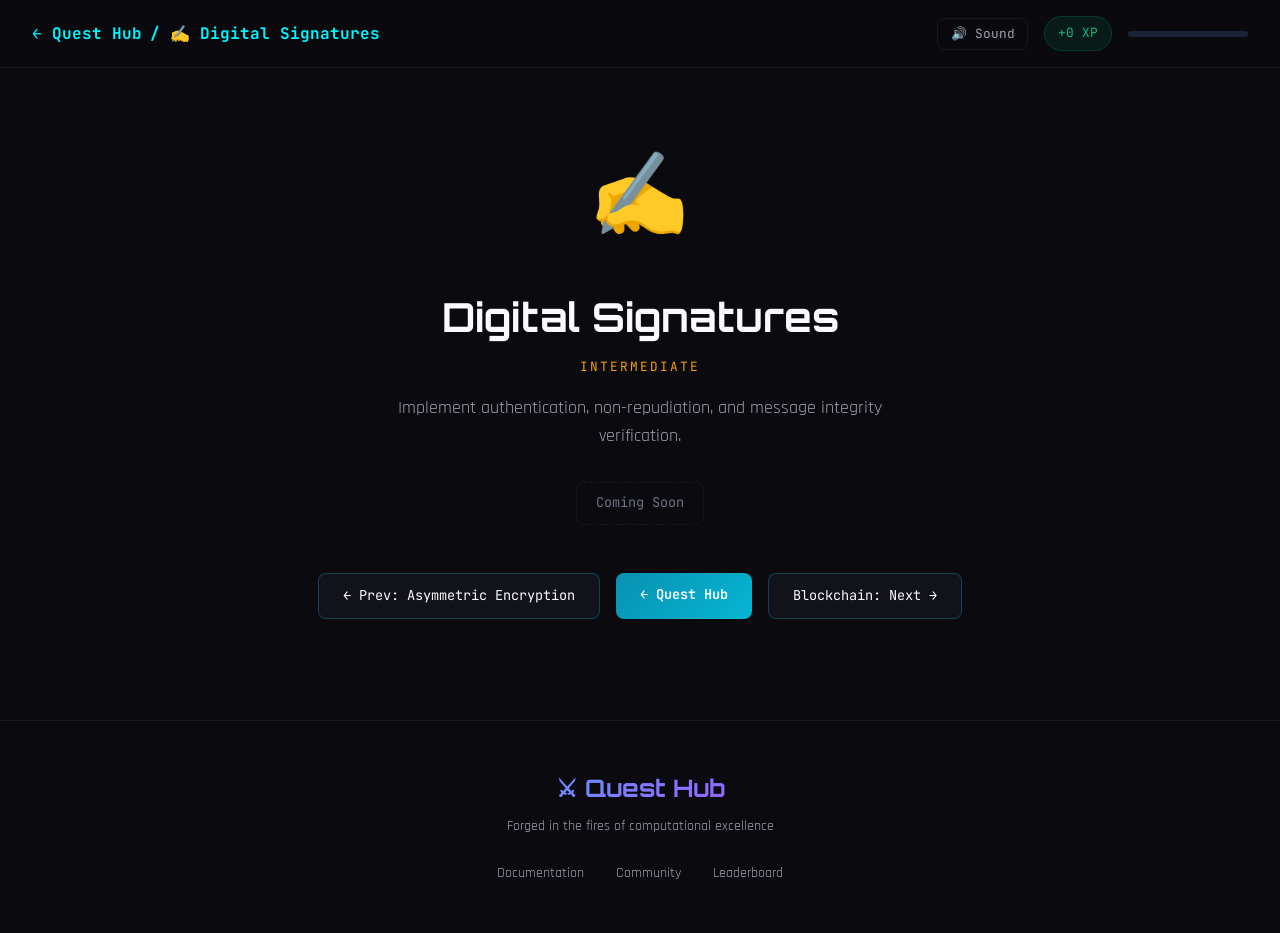
<file: pages/digital-signatures.html>
<!DOCTYPE html>
<html lang="en">
<head>
    <meta charset="UTF-8">
    <meta name="viewport" content="width=device-width, initial-scale=1.0">
    <title>Digital Signatures — Interactive Quest</title>
    <link href="https://fonts.googleapis.com/css2?family=Orbitron:wght@400;700;900&family=Rajdhani:wght@300;400;500;600;700&family=JetBrains+Mono:wght@400;500;700&family=Inter:wght@300;400;500;600;700&display=swap" rel="stylesheet">
    <link rel="stylesheet" href="../shared/styles.css">
    <style>
        body { padding-top: 0; }
        section { padding: 0 2rem; }
    </style>
</head>
<body>
    <div class="placeholder-hero">
        <div class="quest-icon">✍</div>
        <h1>Digital Signatures</h1>
        <div class="difficulty">Intermediate</div>
        <p>Implement authentication, non-repudiation, and message integrity verification.</p>
        <div class="coming-soon">Coming Soon</div>
        <div class="quest-nav">
            <a href="asymmetric-encryption.html">← Prev: Asymmetric Encryption</a>
            <a href="../index.html" class="primary-link">← Quest Hub</a>
            <a href="blockchain.html">Blockchain: Next →</a>
        </div>
    </div>
    <script src="../shared/navbar.js"></script>
    <script src="../shared/footer.js"></script>
</body>
</html>
</file>
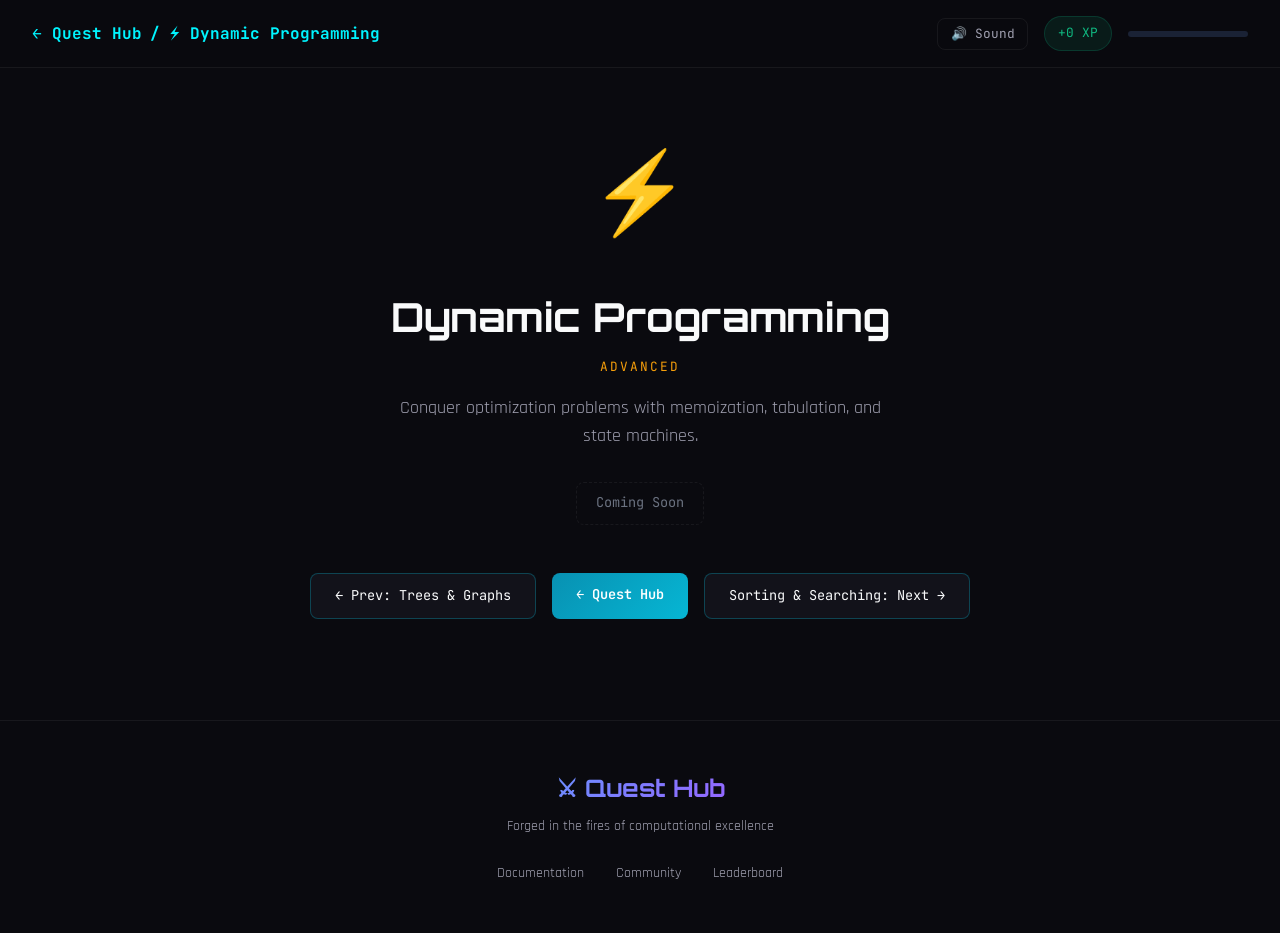
<file: pages/dynamic-programming.html>
<!DOCTYPE html>
<html lang="en">
<head>
    <meta charset="UTF-8">
    <meta name="viewport" content="width=device-width, initial-scale=1.0">
    <title>Dynamic Programming — Interactive Quest</title>
    <link href="https://fonts.googleapis.com/css2?family=Orbitron:wght@400;700;900&family=Rajdhani:wght@300;400;500;600;700&family=JetBrains+Mono:wght@400;500;700&family=Inter:wght@300;400;500;600;700&display=swap" rel="stylesheet">
    <link rel="stylesheet" href="../shared/styles.css">
    <style>
        body { padding-top: 0; }
        section { padding: 0 2rem; }
    </style>
</head>
<body>
    <div class="placeholder-hero">
        <div class="quest-icon">⚡</div>
        <h1>Dynamic Programming</h1>
        <div class="difficulty">Advanced</div>
        <p>Conquer optimization problems with memoization, tabulation, and state machines.</p>
        <div class="coming-soon">Coming Soon</div>
        <div class="quest-nav">
            <a href="trees-graphs.html">← Prev: Trees & Graphs</a>
            <a href="../index.html" class="primary-link">← Quest Hub</a>
            <a href="sorting-searching.html">Sorting & Searching: Next →</a>
        </div>
    </div>
    <script src="../shared/navbar.js"></script>
    <script src="../shared/footer.js"></script>
</body>
</html>
</file>
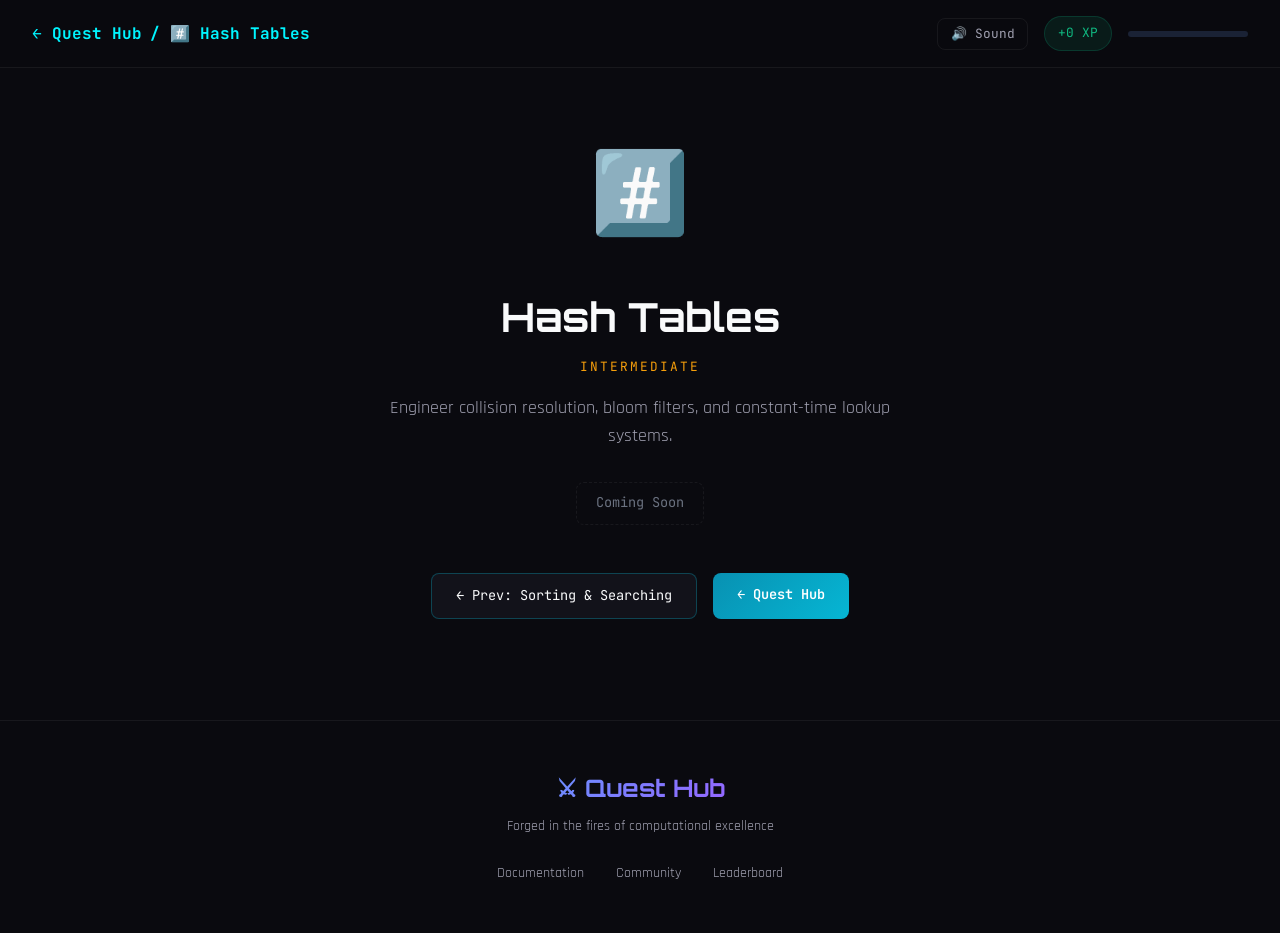
<file: pages/hash-tables.html>
<!DOCTYPE html>
<html lang="en">
<head>
    <meta charset="UTF-8">
    <meta name="viewport" content="width=device-width, initial-scale=1.0">
    <title>Hash Tables — Interactive Quest</title>
    <link href="https://fonts.googleapis.com/css2?family=Orbitron:wght@400;700;900&family=Rajdhani:wght@300;400;500;600;700&family=JetBrains+Mono:wght@400;500;700&family=Inter:wght@300;400;500;600;700&display=swap" rel="stylesheet">
    <link rel="stylesheet" href="../shared/styles.css">
    <style>
        body { padding-top: 0; }
        section { padding: 0 2rem; }
    </style>
</head>
<body>
    <div class="placeholder-hero">
        <div class="quest-icon">#️⃣</div>
        <h1>Hash Tables</h1>
        <div class="difficulty">Intermediate</div>
        <p>Engineer collision resolution, bloom filters, and constant-time lookup systems.</p>
        <div class="coming-soon">Coming Soon</div>
        <div class="quest-nav">
            <a href="sorting-searching.html">← Prev: Sorting & Searching</a>
            <a href="../index.html" class="primary-link">← Quest Hub</a>
        </div>
    </div>
    <script src="../shared/navbar.js"></script>
    <script src="../shared/footer.js"></script>
</body>
</html>
</file>
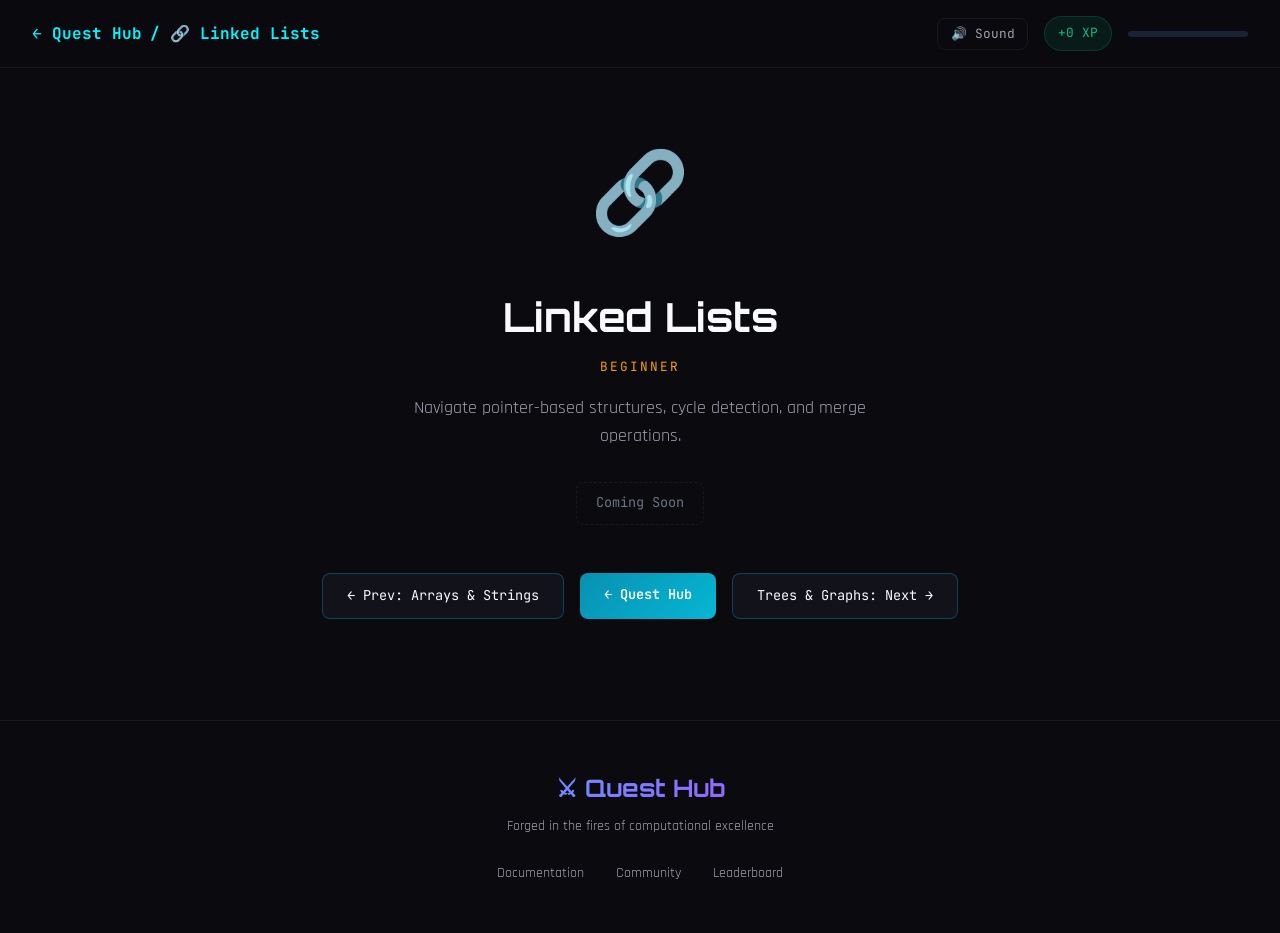
<file: pages/linked-lists.html>
<!DOCTYPE html>
<html lang="en">
<head>
    <meta charset="UTF-8">
    <meta name="viewport" content="width=device-width, initial-scale=1.0">
    <title>Linked Lists — Interactive Quest</title>
    <link href="https://fonts.googleapis.com/css2?family=Orbitron:wght@400;700;900&family=Rajdhani:wght@300;400;500;600;700&family=JetBrains+Mono:wght@400;500;700&family=Inter:wght@300;400;500;600;700&display=swap" rel="stylesheet">
    <link rel="stylesheet" href="../shared/styles.css">
    <style>
        body { padding-top: 0; }
        section { padding: 0 2rem; }
    </style>
</head>
<body>
    <div class="placeholder-hero">
        <div class="quest-icon">🔗</div>
        <h1>Linked Lists</h1>
        <div class="difficulty">Beginner</div>
        <p>Navigate pointer-based structures, cycle detection, and merge operations.</p>
        <div class="coming-soon">Coming Soon</div>
        <div class="quest-nav">
            <a href="arrays-strings.html">← Prev: Arrays & Strings</a>
            <a href="../index.html" class="primary-link">← Quest Hub</a>
            <a href="trees-graphs.html">Trees & Graphs: Next →</a>
        </div>
    </div>
    <script src="../shared/navbar.js"></script>
    <script src="../shared/footer.js"></script>
</body>
</html>
</file>
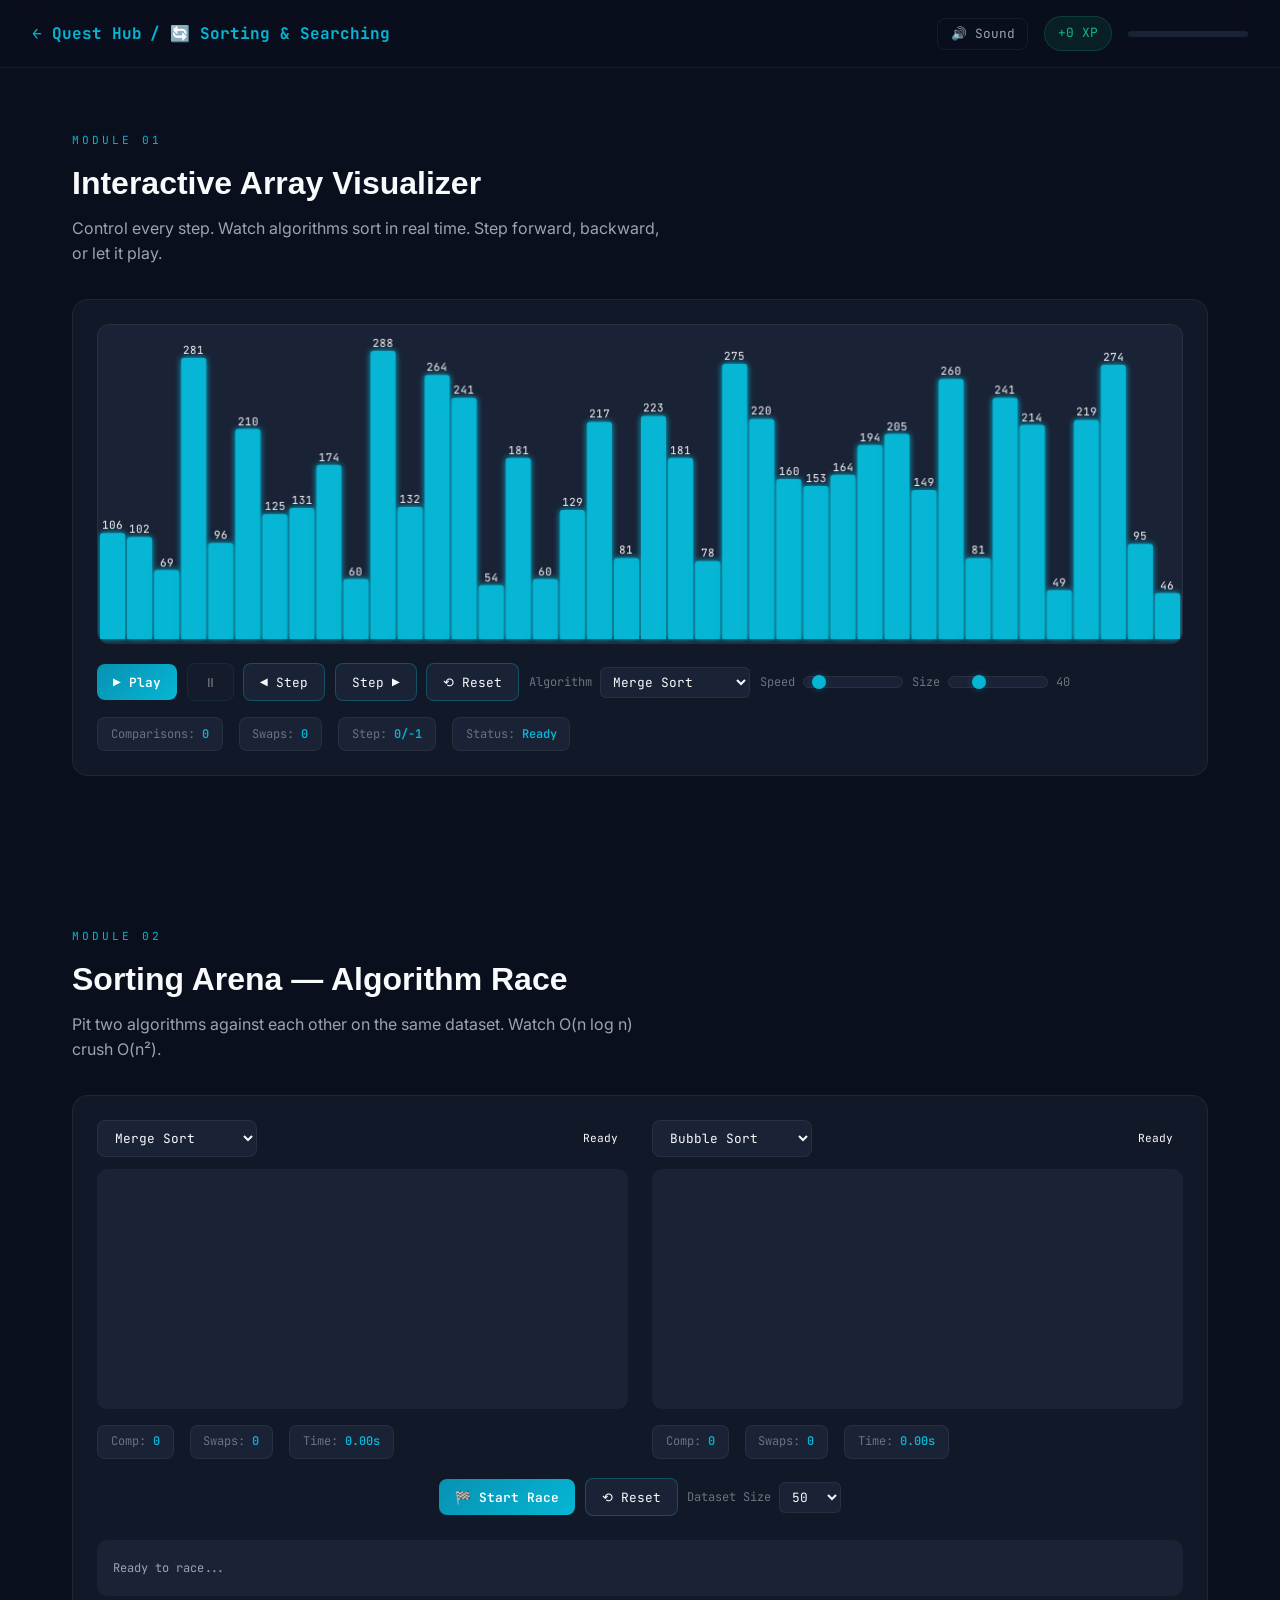
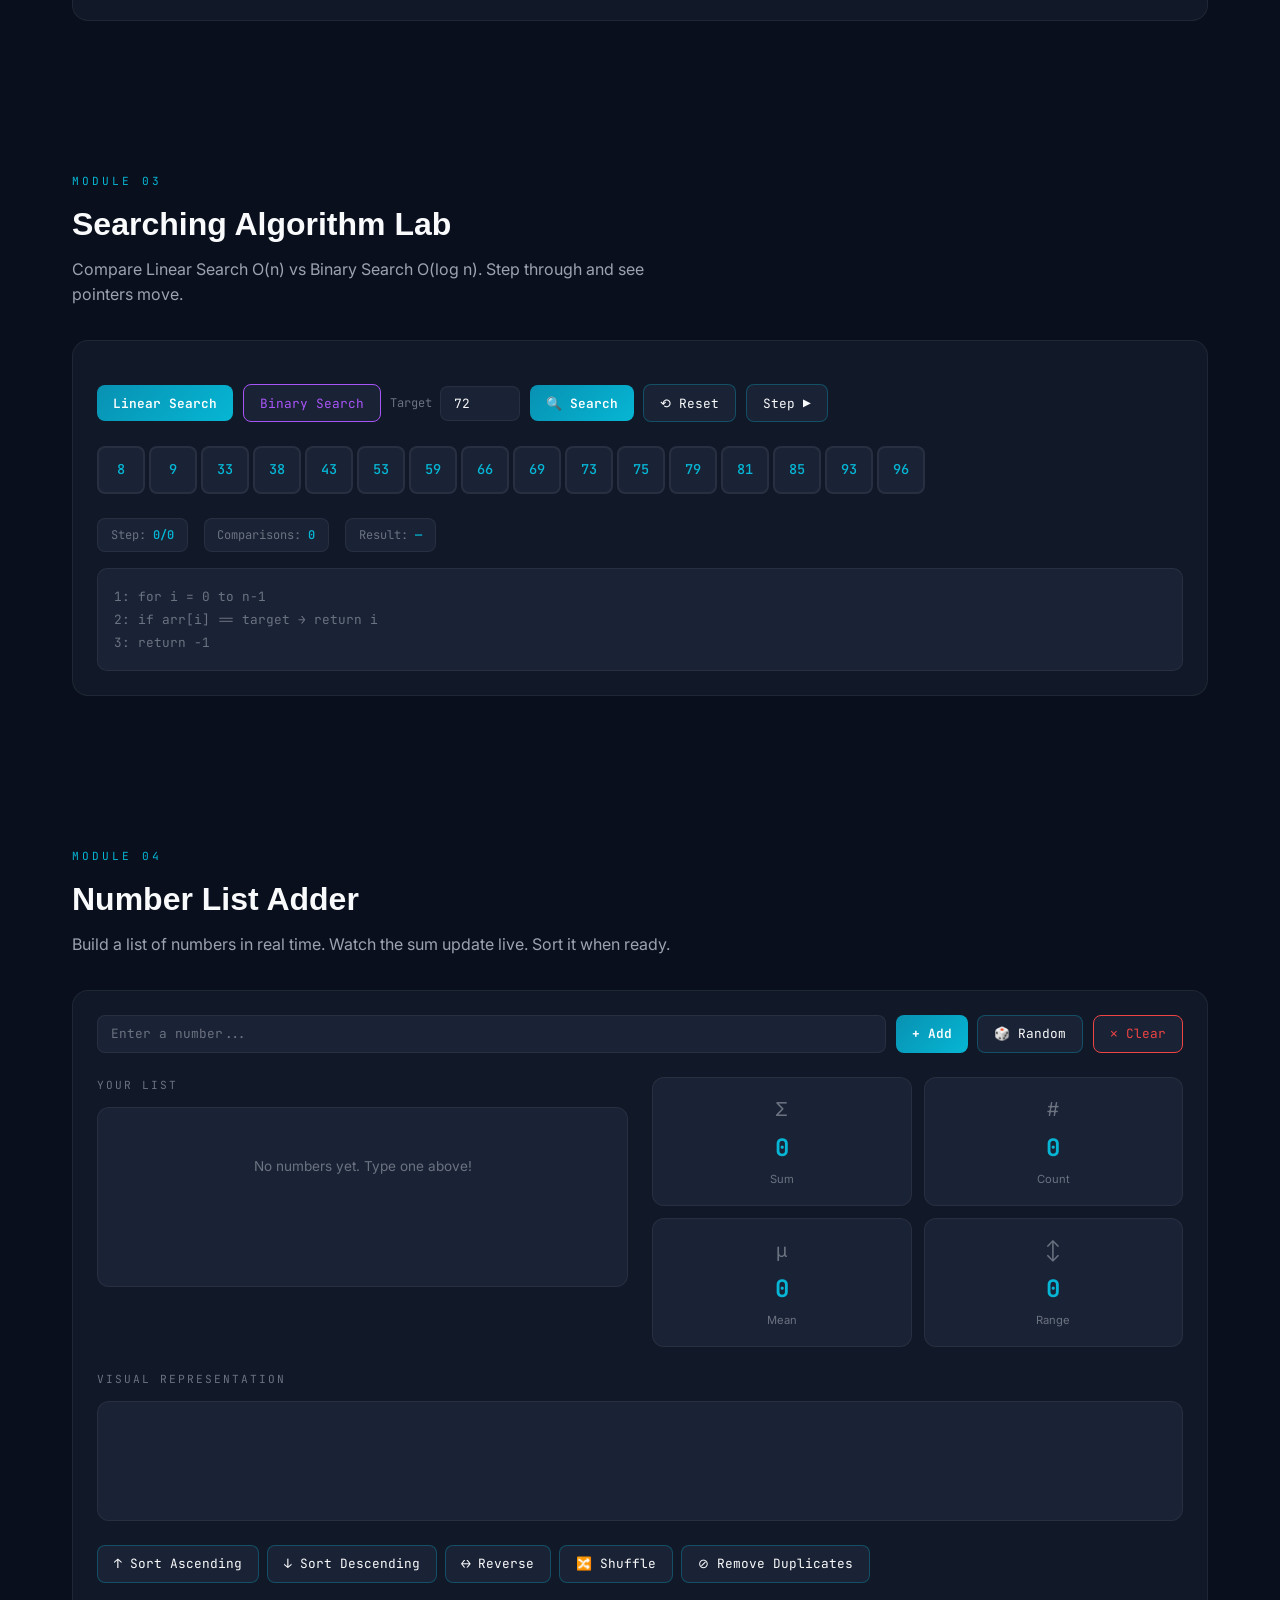
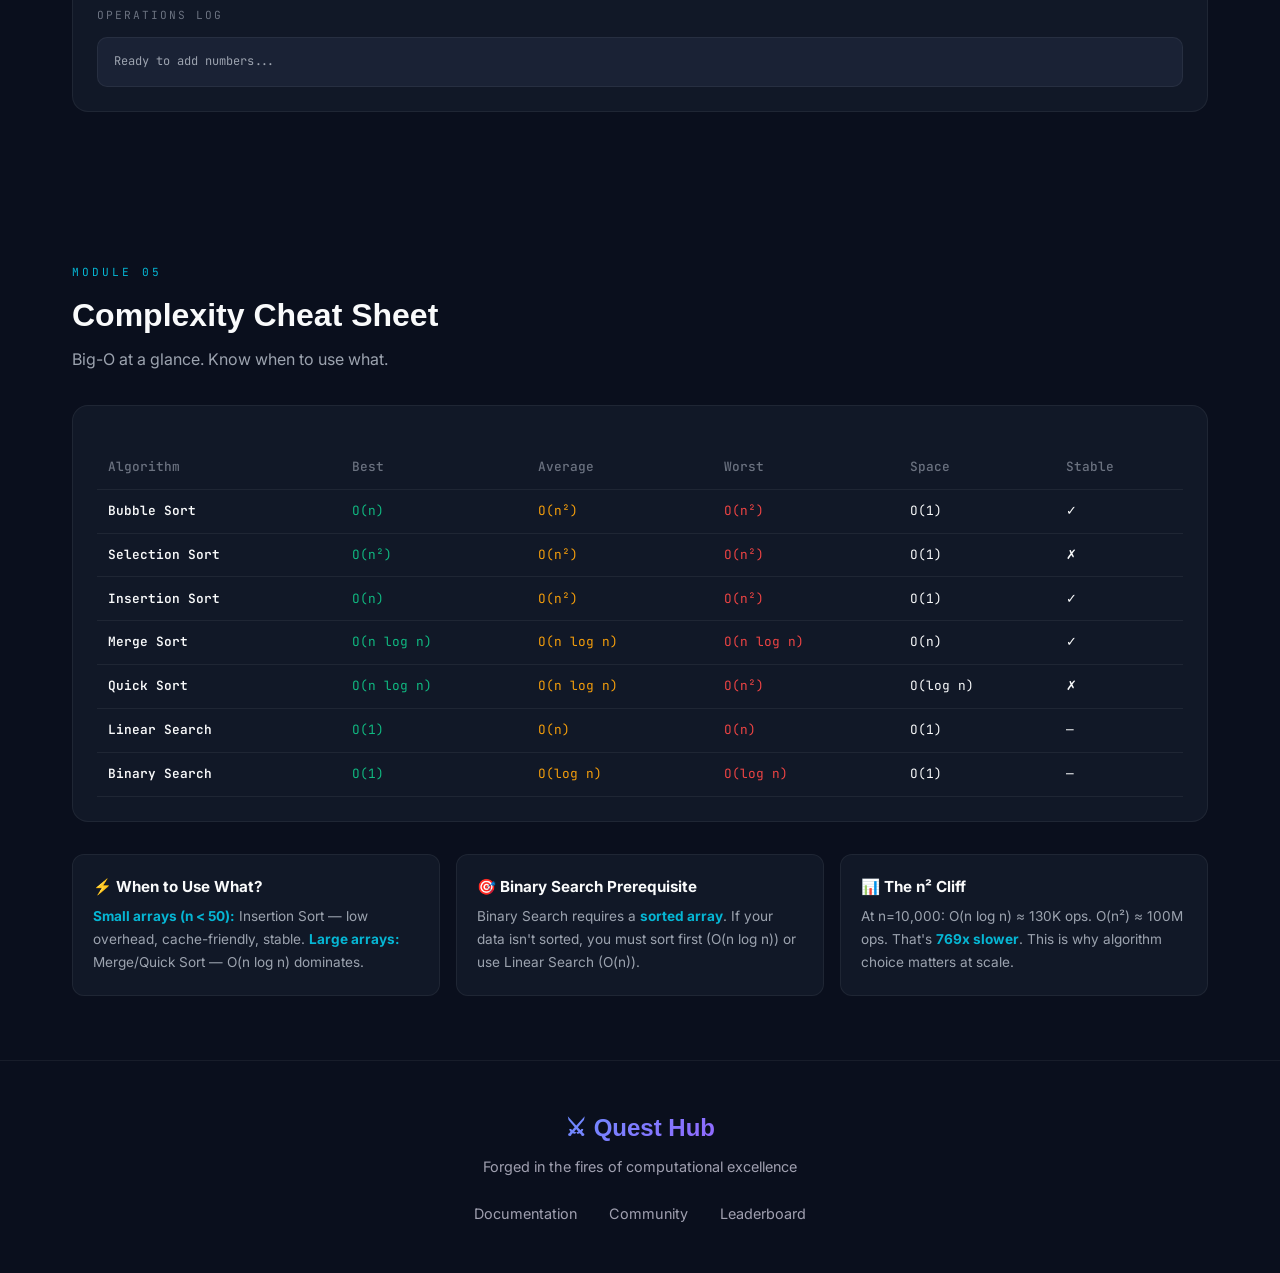
<file: pages/sorting-searching.html>
<!DOCTYPE html>
<html lang="en">
<head>
    <meta charset="UTF-8">
    <meta name="viewport" content="width=device-width, initial-scale=1.0">
    <title>Sorting & Searching — Interactive Quest</title>
    <link href="https://fonts.googleapis.com/css2?family=JetBrains+Mono:wght@400;500;700&family=Inter:wght@300;400;500;600;700&display=swap" rel="stylesheet">
    <link rel="stylesheet" href="../shared/styles.css">
    <style>
        *, *::before, *::after { margin: 0; padding: 0; box-sizing: border-box; }

        :root {
            --bg: #0A0F1D;
            --bg-card: #111827;
            --bg-input: #1a2235;
            --cyan: #06b6d4;
            --cyan-glow: rgba(6,182,212,0.3);
            --amber: #f59e0b;
            --amber-glow: rgba(245,158,11,0.3);
            --red: #ef4444;
            --red-glow: rgba(239,68,68,0.3);
            --emerald: #10b981;
            --emerald-glow: rgba(16,185,129,0.3);
            --purple: #a855f7;
            --pink: #ec4899;
            --text: #f9fafb;
            --text-dim: #9ca3af;
            --text-muted: #6b7280;
            --border: rgba(255,255,255,0.06);
            --border-accent: rgba(6,182,212,0.3);
        }

        body {
            font-family: 'Inter', sans-serif;
            background: var(--bg);
            color: var(--text);
            overflow-x: hidden;
            line-height: 1.6;
        }

        .content { position: relative; z-index: 1; }

        /* NAVBAR */
        .navbar {
            position: sticky; top: 0; z-index: 100;
            padding: 1rem 2rem;
            background: rgba(10,15,29,0.9);
            backdrop-filter: blur(20px);
            border-bottom: 1px solid var(--border);
            display: flex; align-items: center; justify-content: space-between;
        }
        .nav-brand { font-family: 'JetBrains Mono', monospace; font-weight: 700; font-size: 1rem; color: var(--cyan); }
        .nav-brand a { color: inherit; text-decoration: none; }
        .nav-controls { display: flex; align-items: center; gap: 1rem; }
        .mute-btn {
            background: none; border: 1px solid var(--border); border-radius: 8px;
            color: var(--text-dim); padding: 0.4rem 0.8rem; cursor: pointer;
            font-family: 'JetBrains Mono', monospace; font-size: 0.8rem; transition: all 0.2s;
        }
        .mute-btn:hover { border-color: var(--cyan); color: var(--text); }
        .xp-badge {
            font-family: 'JetBrains Mono', monospace; font-size: 0.8rem;
            color: var(--emerald); background: rgba(16,185,129,0.1);
            padding: 0.4rem 0.8rem; border-radius: 20px; border: 1px solid rgba(16,185,129,0.2);
        }

        /* SECTIONS */
        section { padding: 4rem 2rem; max-width: 1200px; margin: 0 auto; }
        .section-label {
            font-family: 'JetBrains Mono', monospace; font-size: 0.7rem;
            text-transform: uppercase; letter-spacing: 3px; color: var(--cyan); margin-bottom: 0.5rem;
        }
        .section-title { font-size: 2rem; font-weight: 700; margin-bottom: 0.4rem; }
        .section-sub { color: var(--text-dim); margin-bottom: 2rem; max-width: 600px; }

        /* CARDS */
        .card {
            background: var(--bg-card); border: 1px solid var(--border); border-radius: 16px;
            padding: 1.5rem; margin-bottom: 1.5rem;
        }

        /* CANVAS */
        .vis-canvas {
            width: 100%; height: 320px; background: var(--bg-input);
            border-radius: 12px; border: 1px solid var(--border); display: block;
        }

        /* CONTROLS */
        .controls {
            display: flex; flex-wrap: wrap; gap: 0.6rem; margin-top: 1.2rem; align-items: center;
        }
        .ctrl-btn {
            font-family: 'JetBrains Mono', monospace; font-size: 0.8rem;
            padding: 0.6rem 1rem; border: 1px solid var(--border-accent); border-radius: 8px;
            background: var(--bg-input); color: var(--text); cursor: pointer; transition: all 0.2s;
        }
        .ctrl-btn:hover { background: rgba(6,182,212,0.1); border-color: var(--cyan); box-shadow: 0 0 12px var(--cyan-glow); }
        .ctrl-btn.primary { background: linear-gradient(135deg, #0891b2, var(--cyan)); border: none; color: #fff; font-weight: 600; }
        .ctrl-btn.primary:hover { box-shadow: 0 0 20px var(--cyan-glow); }
        .ctrl-btn:disabled { opacity: 0.35; cursor: not-allowed; }

        .ctrl-group { display: flex; align-items: center; gap: 0.5rem; }
        .ctrl-label { font-size: 0.75rem; color: var(--text-muted); font-family: 'JetBrains Mono', monospace; }

        select, input[type="number"] {
            font-family: 'JetBrains Mono', monospace; font-size: 0.8rem;
            padding: 0.5rem 0.8rem; border: 1px solid var(--border); border-radius: 8px;
            background: var(--bg-input); color: var(--text); outline: none;
        }
        select:focus, input[type="number"]:focus { border-color: var(--cyan); }

        input[type="range"] {
            -webkit-appearance: none; width: 100px; height: 4px;
            background: var(--border); border-radius: 2px; outline: none;
        }
        input[type="range"]::-webkit-slider-thumb {
            -webkit-appearance: none; width: 14px; height: 14px;
            background: var(--cyan); border-radius: 50%; cursor: pointer;
            box-shadow: 0 0 8px var(--cyan-glow);
        }

        /* STAT ROW */
        .stat-row { display: flex; flex-wrap: wrap; gap: 1rem; margin-top: 1rem; }
        .stat-pill {
            font-family: 'JetBrains Mono', monospace; font-size: 0.75rem;
            padding: 0.4rem 0.8rem; border-radius: 8px; background: var(--bg-input);
            border: 1px solid var(--border);
        }
        .stat-pill .label { color: var(--text-muted); }
        .stat-pill .value { color: var(--cyan); font-weight: 600; }

        /* ARENA */
        .arena-grid { display: grid; grid-template-columns: 1fr 1fr; gap: 1.5rem; }
        .arena-lane canvas { width: 100%; height: 260px; background: var(--bg-input); border-radius: 10px; display: block; }
        .lane-header { display: flex; justify-content: space-between; align-items: center; margin-bottom: 0.75rem; }
        .lane-title { font-family: 'JetBrains Mono', monospace; font-weight: 700; font-size: 1rem; }
        .lane-title.merge { color: var(--cyan); }
        .lane-title.bubble { color: var(--pink); }
        .lane-title.insertion { color: var(--amber); }
        .lane-title.selection { color: var(--purple); }
        .lane-status {
            font-family: 'JetBrains Mono', monospace; font-size: 0.7rem;
            padding: 0.3rem 0.6rem; border-radius: 6px;
        }
        .lane-status.running { background: rgba(245,158,11,0.15); color: var(--amber); }
        .lane-status.done { background: rgba(16,185,129,0.15); color: var(--emerald); }
        .race-log {
            font-family: 'JetBrains Mono', monospace; font-size: 0.75rem;
            color: var(--text-dim); background: var(--bg-input); border-radius: 10px;
            padding: 1rem; margin-top: 1.5rem; max-height: 120px; overflow-y: auto;
        }
        .race-log div { padding: 0.15rem 0; }
        .race-log .winner { color: var(--emerald); font-weight: 600; }

        /* SEARCH */
        .search-array {
            display: flex; flex-wrap: wrap; gap: 4px; margin: 1.5rem 0;
        }
        .search-cell {
            width: 48px; height: 48px; display: flex; align-items: center; justify-content: center;
            background: var(--bg-input); border: 2px solid var(--border); border-radius: 8px;
            font-family: 'JetBrains Mono', monospace; font-size: 0.85rem; font-weight: 500;
            transition: all 0.3s ease; position: relative;
        }
        .search-cell.default { color: var(--cyan); border-color: var(--border); }
        .search-cell.checking { color: var(--amber); border-color: var(--amber); box-shadow: 0 0 12px var(--amber-glow); animation: cellPulse 0.4s ease; }
        .search-cell.found { color: var(--emerald); border-color: var(--emerald); box-shadow: 0 0 16px var(--emerald-glow); }
        .search-cell.eliminated { color: var(--text-muted); opacity: 0.3; border-color: transparent; }
        .search-cell.pointer-l::after { content: '▲L'; position: absolute; bottom: -20px; font-size: 0.6rem; color: var(--cyan); }
        .search-cell.pointer-r::after { content: '▲R'; position: absolute; bottom: -20px; font-size: 0.6rem; color: var(--pink); }
        .search-cell.pointer-m::after { content: '▲M'; position: absolute; bottom: -20px; font-size: 0.6rem; color: var(--amber); }

        @keyframes cellPulse { 0%,100%{transform:scale(1)} 50%{transform:scale(1.12)} }

        .search-info { display: flex; flex-wrap: wrap; gap: 1rem; margin-top: 0.5rem; }

        .pseudocode {
            font-family: 'JetBrains Mono', monospace; font-size: 0.8rem;
            background: var(--bg-input); border: 1px solid var(--border); border-radius: 10px;
            padding: 1rem; margin-top: 1rem; line-height: 1.8;
        }
        .pseudocode .active { color: var(--amber); font-weight: 700; }
        .pseudocode .dim { color: var(--text-muted); }

        /* COMPLEXITY TABLE */
        .complexity-table {
            width: 100%; border-collapse: collapse; font-family: 'JetBrains Mono', monospace;
            font-size: 0.8rem; margin-top: 1rem;
        }
        .complexity-table th {
            text-align: left; padding: 0.7rem; color: var(--text-muted);
            border-bottom: 1px solid var(--border); font-weight: 500;
        }
        .complexity-table td { padding: 0.7rem; border-bottom: 1px solid var(--border); }
        .complexity-table .algo-name { color: var(--text); font-weight: 600; }
        .complexity-table .best { color: var(--emerald); }
        .complexity-table .avg { color: var(--amber); }
        .complexity-table .worst { color: var(--red); }

        /* INFO CARDS */
        .info-cards { display: grid; grid-template-columns: repeat(auto-fit, minmax(260px,1fr)); gap: 1rem; margin-top: 2rem; }
        .info-card {
            background: var(--bg-card); border: 1px solid var(--border); border-radius: 12px;
            padding: 1.25rem; transition: all 0.3s;
        }
        .info-card:hover { border-color: var(--border-accent); transform: translateY(-3px); }
        .info-card h4 { font-size: 0.95rem; margin-bottom: 0.4rem; }
        .info-card p { font-size: 0.85rem; color: var(--text-dim); line-height: 1.7; }
        .info-card strong { color: var(--cyan); }

        footer { text-align: center; padding: 3rem 2rem; border-top: 1px solid var(--border); color: var(--text-muted); font-size: 0.8rem; }

        /* NUMBER LIST ADDER */
        .adder-input-row { display: flex; gap: 0.6rem; margin-bottom: 1.5rem; flex-wrap: wrap; }
        .adder-input {
            flex: 1; min-width: 160px; font-family: 'JetBrains Mono', monospace; font-size: 1.1rem;
            padding: 0.8rem 1.2rem; border: 2px solid var(--border-accent); border-radius: 10px;
            background: var(--bg-input); color: var(--cyan); outline: none; transition: all 0.3s;
        }
        .adder-input:focus { border-color: var(--cyan); box-shadow: 0 0 20px var(--cyan-glow); }
        .adder-input::placeholder { color: var(--text-muted); }

        .adder-display { display: grid; grid-template-columns: 1fr 1fr; gap: 1.5rem; margin-bottom: 1.5rem; }
        .adder-label {
            font-family: 'JetBrains Mono', monospace; font-size: 0.7rem;
            text-transform: uppercase; letter-spacing: 2px; color: var(--text-muted); margin-bottom: 0.75rem;
        }

        .adder-list {
            background: var(--bg-input); border: 1px solid var(--border); border-radius: 12px;
            padding: 1rem; min-height: 180px; max-height: 240px; overflow-y: auto;
            display: flex; flex-wrap: wrap; gap: 6px; align-content: flex-start;
        }
        .adder-empty { color: var(--text-muted); font-size: 0.85rem; width: 100%; text-align: center; padding: 2rem 0; }

        .adder-num {
            display: inline-flex; align-items: center; gap: 0.4rem;
            background: rgba(6,182,212,0.1); border: 1px solid rgba(6,182,212,0.25);
            border-radius: 8px; padding: 0.35rem 0.7rem; font-family: 'JetBrains Mono', monospace;
            font-size: 0.85rem; color: var(--cyan); animation: numPop 0.3s ease;
        }
        .adder-num .remove-num {
            cursor: pointer; color: var(--text-muted); font-size: 0.7rem; transition: color 0.2s;
        }
        .adder-num .remove-num:hover { color: var(--red); }

        @keyframes numPop { 0%{transform:scale(0);opacity:0} 60%{transform:scale(1.15)} 100%{transform:scale(1);opacity:1} }

        .adder-stats-container { display: grid; grid-template-columns: 1fr 1fr; gap: 0.75rem; }
        .adder-stat-card {
            background: var(--bg-input); border: 1px solid var(--border); border-radius: 12px;
            padding: 1rem; text-align: center; transition: all 0.3s;
        }
        .adder-stat-card:hover { border-color: var(--border-accent); transform: translateY(-2px); }
        .adder-stat-icon { font-size: 1.2rem; color: var(--text-muted); margin-bottom: 0.3rem; }
        .adder-stat-value {
            font-family: 'JetBrains Mono', monospace; font-size: 1.5rem; font-weight: 700; color: var(--cyan);
            transition: all 0.3s;
        }
        .adder-stat-label { font-size: 0.7rem; color: var(--text-muted); margin-top: 0.2rem; }

        .adder-visual { margin-bottom: 1.5rem; }
        .adder-bars {
            display: flex; align-items: flex-end; gap: 4px; height: 120px;
            background: var(--bg-input); border: 1px solid var(--border); border-radius: 12px;
            padding: 0.75rem; overflow-x: auto;
        }
        .adder-bar {
            flex-shrink: 0; width: 32px; background: linear-gradient(180deg, var(--cyan), #0891b2);
            border-radius: 4px 4px 0 0; transition: all 0.4s cubic-bezier(0.34,1.56,0.64,1);
            position: relative; min-height: 4px;
        }
        .adder-bar::after {
            content: attr(data-val); position: absolute; top: -18px; left: 50%; transform: translateX(-50%);
            font-family: 'JetBrains Mono', monospace; font-size: 0.6rem; color: var(--text-dim); white-space: nowrap;
        }

        .adder-controls { display: flex; flex-wrap: wrap; gap: 0.5rem; margin-bottom: 1.5rem; }

        .adder-log {
            background: var(--bg-input); border: 1px solid var(--border); border-radius: 10px;
            padding: 0.75rem 1rem; max-height: 100px; overflow-y: auto;
            font-family: 'JetBrains Mono', monospace; font-size: 0.75rem; color: var(--text-dim);
        }
        .adder-log-entry { padding: 0.15rem 0; border-bottom: 1px solid var(--border); }
        .adder-log-entry:last-child { border-bottom: none; }
        .adder-log-entry .log-add { color: var(--emerald); }
        .adder-log-entry .log-remove { color: var(--red); }
        .adder-log-entry .log-sort { color: var(--purple); }
        .adder-log-entry .log-action { color: var(--amber); }

        @media (max-width: 768px) {
            .arena-grid { grid-template-columns: 1fr; }
            .section-title { font-size: 1.5rem; }
            .vis-canvas { height: 240px; }
        }
    </style>
</head>
<body>
<div class="content">

    <!-- SECTION 1: VISUALIZER -->
    <section id="visualizer">
        <div class="section-label">Module 01</div>
        <h1 class="section-title">Interactive Array Visualizer</h1>
        <p class="section-sub">Control every step. Watch algorithms sort in real time. Step forward, backward, or let it play.</p>

        <div class="card">
            <canvas class="vis-canvas" id="mainCanvas"></canvas>
            <div class="controls">
                <button class="ctrl-btn primary" id="btnPlay">▶ Play</button>
                <button class="ctrl-btn" id="btnPause" disabled>⏸</button>
                <button class="ctrl-btn" id="btnPrev">◀ Step</button>
                <button class="ctrl-btn" id="btnNext">Step ▶</button>
                <button class="ctrl-btn" id="btnReset">⟲ Reset</button>

                <div class="ctrl-group">
                    <span class="ctrl-label">Algorithm</span>
                    <select id="algoSelect">
                        <option value="bubble">Bubble Sort</option>
                        <option value="selection">Selection Sort</option>
                        <option value="insertion">Insertion Sort</option>
                        <option value="merge" selected>Merge Sort</option>
                        <option value="quick">Quick Sort</option>
                    </select>
                </div>

                <div class="ctrl-group">
                    <span class="ctrl-label">Speed</span>
                    <input type="range" id="speedSlider" min="1" max="10" value="1">
                </div>

                <div class="ctrl-group">
                    <span class="ctrl-label">Size</span>
                    <input type="range" id="sizeSlider" min="10" max="150" value="40">
                    <span class="ctrl-label" id="sizeLabel">40</span>
                </div>
            </div>
            <div class="stat-row" id="mainStats">
                <div class="stat-pill"><span class="label">Comparisons: </span><span class="value" id="statComp">0</span></div>
                <div class="stat-pill"><span class="label">Swaps: </span><span class="value" id="statSwap">0</span></div>
                <div class="stat-pill"><span class="label">Step: </span><span class="value" id="statStep">0/0</span></div>
                <div class="stat-pill"><span class="label">Status: </span><span class="value" id="statStatus">Ready</span></div>
            </div>
        </div>
    </section>

    <!-- SECTION 2: ARENA -->
    <section id="arena">
        <div class="section-label">Module 02</div>
        <h1 class="section-title">Sorting Arena — Algorithm Race</h1>
        <p class="section-sub">Pit two algorithms against each other on the same dataset. Watch O(n log n) crush O(n²).</p>

        <div class="card">
            <div class="arena-grid">
                <div class="arena-lane">
                    <div class="lane-header">
                        <select id="laneAAlgo">
                            <option value="merge" selected>Merge Sort</option>
                            <option value="quick">Quick Sort</option>
                            <option value="insertion">Insertion Sort</option>
                        </select>
                        <span class="lane-status" id="statusA">Ready</span>
                    </div>
                    <canvas id="canvasA" style="width:100%;height:240px;background:var(--bg-input);border-radius:10px;display:block;"></canvas>
                    <div class="stat-row">
                        <div class="stat-pill"><span class="label">Comp: </span><span class="value" id="compA">0</span></div>
                        <div class="stat-pill"><span class="label">Swaps: </span><span class="value" id="swapA">0</span></div>
                        <div class="stat-pill"><span class="label">Time: </span><span class="value" id="timeA">0.00s</span></div>
                    </div>
                </div>
                <div class="arena-lane">
                    <div class="lane-header">
                        <select id="laneBAlgo">
                            <option value="bubble" selected>Bubble Sort</option>
                            <option value="selection">Selection Sort</option>
                            <option value="insertion">Insertion Sort</option>
                        </select>
                        <span class="lane-status" id="statusB">Ready</span>
                    </div>
                    <canvas id="canvasB" style="width:100%;height:240px;background:var(--bg-input);border-radius:10px;display:block;"></canvas>
                    <div class="stat-row">
                        <div class="stat-pill"><span class="label">Comp: </span><span class="value" id="compB">0</span></div>
                        <div class="stat-pill"><span class="label">Swaps: </span><span class="value" id="swapB">0</span></div>
                        <div class="stat-pill"><span class="label">Time: </span><span class="value" id="timeB">0.00s</span></div>
                    </div>
                </div>
            </div>
            <div class="controls" style="justify-content:center;">
                <button class="ctrl-btn primary" id="btnStartRace">🏁 Start Race</button>
                <button class="ctrl-btn" id="btnResetRace">⟲ Reset</button>
                <div class="ctrl-group">
                    <span class="ctrl-label">Dataset Size</span>
                    <select id="raceSize">
                        <option value="30">30</option>
                        <option value="50" selected>50</option>
                        <option value="100">100</option>
                    </select>
                </div>
            </div>
            <div class="race-log" id="raceLog"><div>Ready to race...</div></div>
        </div>
    </section>

    <!-- SECTION 3: SEARCH -->
    <section id="search">
        <div class="section-label">Module 03</div>
        <h1 class="section-title">Searching Algorithm Lab</h1>
        <p class="section-sub">Compare Linear Search O(n) vs Binary Search O(log n). Step through and see pointers move.</p>

        <div class="card">
            <div class="controls" style="margin-bottom:1rem;">
                <button class="ctrl-btn primary" id="btnLinear" style="background:linear-gradient(135deg,#0891b2,var(--cyan));">Linear Search</button>
                <button class="ctrl-btn" id="btnBinary" style="border-color:var(--purple);color:var(--purple);">Binary Search</button>
                <div class="ctrl-group">
                    <span class="ctrl-label">Target</span>
                    <input type="number" id="searchTarget" value="72" min="1" max="999" style="width:80px;">
                </div>
                <button class="ctrl-btn primary" id="btnSearch">🔍 Search</button>
                <button class="ctrl-btn" id="btnSearchReset">⟲ Reset</button>
                <button class="ctrl-btn" id="btnSearchStep">Step ▶</button>
            </div>

            <div class="search-array" id="searchArray"></div>

            <div class="search-info">
                <div class="stat-pill"><span class="label">Step: </span><span class="value" id="searchStep">0/0</span></div>
                <div class="stat-pill"><span class="label">Comparisons: </span><span class="value" id="searchComp">0</span></div>
                <div class="stat-pill"><span class="label">Result: </span><span class="value" id="searchResult">—</span></div>
            </div>

            <div class="pseudocode" id="pseudocode"></div>
        </div>
    </section>

    <!-- SECTION 4: NUMBER LIST ADDER -->
    <section id="adder">
        <div class="section-label">Module 04</div>
        <h1 class="section-title">Number List Adder</h1>
        <p class="section-sub">Build a list of numbers in real time. Watch the sum update live. Sort it when ready.</p>

        <div class="card">
            <div class="adder-input-row">
                <input type="number" id="adderInput" placeholder="Enter a number..." class="adder-input">
                <button class="ctrl-btn primary" id="btnAddNum">+ Add</button>
                <button class="ctrl-btn" id="btnAddRandom">🎲 Random</button>
                <button class="ctrl-btn" id="btnClearList" style="border-color:var(--red);color:var(--red);">✕ Clear</button>
            </div>

            <div class="adder-display">
                <div class="adder-list-container">
                    <div class="adder-label">Your List</div>
                    <div class="adder-list" id="adderList">
                        <div class="adder-empty">No numbers yet. Type one above!</div>
                    </div>
                </div>
                <div class="adder-stats-container">
                    <div class="adder-stat-card">
                        <div class="adder-stat-icon">Σ</div>
                        <div class="adder-stat-value" id="adderSum">0</div>
                        <div class="adder-stat-label">Sum</div>
                    </div>
                    <div class="adder-stat-card">
                        <div class="adder-stat-icon">#</div>
                        <div class="adder-stat-value" id="adderCount">0</div>
                        <div class="adder-stat-label">Count</div>
                    </div>
                    <div class="adder-stat-card">
                        <div class="adder-stat-icon">μ</div>
                        <div class="adder-stat-value" id="adderMean">0</div>
                        <div class="adder-stat-label">Mean</div>
                    </div>
                    <div class="adder-stat-card">
                        <div class="adder-stat-icon">↕</div>
                        <div class="adder-stat-value" id="adderRange">0</div>
                        <div class="adder-stat-label">Range</div>
                    </div>
                </div>
            </div>

            <div class="adder-visual">
                <div class="adder-label">Visual Representation</div>
                <div class="adder-bars" id="adderBars"></div>
            </div>

            <div class="adder-controls">
                <button class="ctrl-btn" id="btnSortAsc">↑ Sort Ascending</button>
                <button class="ctrl-btn" id="btnSortDesc">↓ Sort Descending</button>
                <button class="ctrl-btn" id="btnReverse">↔ Reverse</button>
                <button class="ctrl-btn" id="btnShuffle">🔀 Shuffle</button>
                <button class="ctrl-btn" id="btnRemoveDuplicates">⊘ Remove Duplicates</button>
            </div>

            <div class="adder-history">
                <div class="adder-label">Operations Log</div>
                <div class="adder-log" id="adderLog"><div class="adder-log-entry">Ready to add numbers...</div></div>
            </div>
        </div>
    </section>

    <!-- SECTION 5: COMPLEXITY -->
    <section id="complexity">
        <div class="section-label">Module 05</div>
        <h1 class="section-title">Complexity Cheat Sheet</h1>
        <p class="section-sub">Big-O at a glance. Know when to use what.</p>

        <div class="card">
            <table class="complexity-table">
                <thead>
                    <tr><th>Algorithm</th><th>Best</th><th>Average</th><th>Worst</th><th>Space</th><th>Stable</th></tr>
                </thead>
                <tbody>
                    <tr><td class="algo-name">Bubble Sort</td><td class="best">O(n)</td><td class="avg">O(n²)</td><td class="worst">O(n²)</td><td>O(1)</td><td>✓</td></tr>
                    <tr><td class="algo-name">Selection Sort</td><td class="best">O(n²)</td><td class="avg">O(n²)</td><td class="worst">O(n²)</td><td>O(1)</td><td>✗</td></tr>
                    <tr><td class="algo-name">Insertion Sort</td><td class="best">O(n)</td><td class="avg">O(n²)</td><td class="worst">O(n²)</td><td>O(1)</td><td>✓</td></tr>
                    <tr><td class="algo-name">Merge Sort</td><td class="best">O(n log n)</td><td class="avg">O(n log n)</td><td class="worst">O(n log n)</td><td>O(n)</td><td>✓</td></tr>
                    <tr><td class="algo-name">Quick Sort</td><td class="best">O(n log n)</td><td class="avg">O(n log n)</td><td class="worst">O(n²)</td><td>O(log n)</td><td>✗</td></tr>
                    <tr><td class="algo-name">Linear Search</td><td class="best">O(1)</td><td class="avg">O(n)</td><td class="worst">O(n)</td><td>O(1)</td><td>—</td></tr>
                    <tr><td class="algo-name">Binary Search</td><td class="best">O(1)</td><td class="avg">O(log n)</td><td class="worst">O(log n)</td><td>O(1)</td><td>—</td></tr>
                </tbody>
            </table>
        </div>

        <div class="info-cards">
            <div class="info-card">
                <h4>⚡ When to Use What?</h4>
                <p><strong>Small arrays (n < 50):</strong> Insertion Sort — low overhead, cache-friendly, stable. <strong>Large arrays:</strong> Merge/Quick Sort — O(n log n) dominates.</p>
            </div>
            <div class="info-card">
                <h4>🎯 Binary Search Prerequisite</h4>
                <p>Binary Search requires a <strong>sorted array</strong>. If your data isn't sorted, you must sort first (O(n log n)) or use Linear Search (O(n)).</p>
            </div>
            <div class="info-card">
                <h4>📊 The n² Cliff</h4>
                <p>At n=10,000: O(n log n) ≈ 130K ops. O(n²) ≈ 100M ops. That's <strong>769x slower</strong>. This is why algorithm choice matters at scale.</p>
            </div>
        </div>
    </section>

</div>

<script src="../shared/utils.js"></script>
<script src="../shared/navbar.js"></script>
<script src="../shared/footer.js"></script>
<script>
// ========== AUDIO ==========
const AudioCtx = window.AudioContext || window.webkitAudioContext;
let audioCtx;
let muted = false;

function ensureAudio() { if (!audioCtx) audioCtx = new AudioCtx(); }

function playTone(freq, dur, vol = 0.06) {
    if (muted) return;
    ensureAudio();
    const o = audioCtx.createOscillator();
    const g = audioCtx.createGain();
    o.connect(g); g.connect(audioCtx.destination);
    o.type = 'sine';
    o.frequency.setValueAtTime(freq, audioCtx.currentTime);
    g.gain.setValueAtTime(vol, audioCtx.currentTime);
    g.gain.exponentialRampToValueAtTime(0.001, audioCtx.currentTime + dur);
    o.start(); o.stop(audioCtx.currentTime + dur);
}

function playCompare() { playTone(600, 0.06); }
function playSwap() { playTone(900, 0.1, 0.08); }
function playDone() { playTone(1200, 0.15); setTimeout(() => playTone(1600, 0.2), 120); }

function toggleMute() {
    muted = !muted;
    document.getElementById('muteBtn').textContent = muted ? '🔇 Muted' : '🔊 Sound';
}

// ========== COLORS ==========
const COLORS = {
    default: '#06b6d4',
    comparing: '#f59e0b',
    swapping: '#ef4444',
    sorted: '#10b981',
    pivot: '#a855f7',
    found: '#10b981'
};

// ========== MAIN VISUALIZER ==========
const mainCanvas = document.getElementById('mainCanvas');
const mainCtx = mainCanvas.getContext('2d');
let mainArray = [], mainColors = [], mainSteps = [], mainStepIdx = 0;
let mainPlaying = false, mainSpeed = 5, mainAnimId = null, mainLastTime = 0;

function resizeCanvas(c) {
    const rect = c.getBoundingClientRect();
    c.width = rect.width * devicePixelRatio;
    c.height = rect.height * devicePixelRatio;
    c.getContext('2d').scale(devicePixelRatio, devicePixelRatio);
}

function genArray(n) {
    return Array.from({length: n}, () => Math.floor(Math.random() * 280) + 20);
}

function drawBars(ctx, c, arr, colors) {
    const w = c.width / devicePixelRatio;
    const h = c.height / devicePixelRatio;
    const n = arr.length;
    const gap = Math.max(1, Math.floor(w / n * 0.08));
    const barW = (w - gap * (n + 1)) / n;
    const maxVal = Math.max(...arr);

    ctx.clearRect(0, 0, w, h);
    ctx.shadowBlur = 0;

    arr.forEach((val, i) => {
        const barH = (val / maxVal) * (h - 30);
        const x = gap + i * (barW + gap);
        const y = h - barH - 4;
        const col = COLORS[colors[i]] || COLORS.default;

        ctx.shadowColor = col;
        ctx.shadowBlur = (colors[i] === 'comparing' || colors[i] === 'swapping') ? 12 : 6;
        ctx.fillStyle = col;
        ctx.beginPath();
        ctx.roundRect(x, y, barW, barH, [3, 3, 0, 0]);
        ctx.fill();

        if (barW > 10) {
            ctx.shadowBlur = 0;
            ctx.fillStyle = '#f9fafb';
            ctx.font = `${Math.min(11, barW - 1)}px JetBrains Mono`;
            ctx.textAlign = 'center';
            ctx.fillText(val, x + barW / 2, y - 4);
        }
    });
    ctx.shadowBlur = 0;
}

function drawMain() { drawBars(mainCtx, mainCanvas, mainArray, mainColors); }

// ========== SORTING ALGOS (step-recording) ==========
function bubbleSteps(arr) {
    const steps = []; const a = [...arr]; const n = a.length;
    const cols = a.map(() => 'default');
    for (let i = 0; i < n - 1; i++) {
        for (let j = 0; j < n - i - 1; j++) {
            cols[j] = 'comparing'; cols[j+1] = 'comparing';
            steps.push({a:[...a], c:[...cols], type:'compare'});
            cols[j] = 'default'; cols[j+1] = 'default';
            if (a[j] > a[j+1]) {
                [a[j], a[j+1]] = [a[j+1], a[j]];
                cols[j] = 'swapping'; cols[j+1] = 'swapping';
                steps.push({a:[...a], c:[...cols], type:'swap'});
                cols[j] = 'default'; cols[j+1] = 'default';
            }
        }
        cols[n-i-1] = 'sorted';
    }
    cols[0] = 'sorted';
    steps.push({a:[...a], c: cols.map(()=>'sorted'), type:'done'});
    return steps;
}

function selectionSteps(arr) {
    const steps = []; const a = [...arr]; const n = a.length;
    const cols = a.map(() => 'default');
    for (let i = 0; i < n - 1; i++) {
        let minIdx = i;
        for (let j = i + 1; j < n; j++) {
            cols[j] = 'comparing'; cols[minIdx] = 'comparing';
            steps.push({a:[...a], c:[...cols], type:'compare'});
            cols[j] = 'default'; cols[minIdx] = (minIdx === i) ? 'default' : 'comparing';
            if (a[j] < a[minIdx]) minIdx = j;
        }
        if (minIdx !== i) {
            [a[i], a[minIdx]] = [a[minIdx], a[i]];
            cols[i] = 'swapping'; cols[minIdx] = 'swapping';
            steps.push({a:[...a], c:[...cols], type:'swap'});
            cols[minIdx] = 'default';
        }
        cols[i] = 'sorted';
    }
    cols[n-1] = 'sorted';
    steps.push({a:[...a], c: cols.map(()=>'sorted'), type:'done'});
    return steps;
}

function insertionSteps(arr) {
    const steps = []; const a = [...arr]; const n = a.length;
    const cols = a.map(() => 'default');
    cols[0] = 'sorted';
    for (let i = 1; i < n; i++) {
        let j = i;
        while (j > 0) {
            cols[j] = 'comparing'; cols[j-1] = 'comparing';
            steps.push({a:[...a], c:[...cols], type:'compare'});
            if (a[j] < a[j-1]) {
                [a[j], a[j-1]] = [a[j-1], a[j]];
                cols[j] = 'swapping'; cols[j-1] = 'swapping';
                steps.push({a:[...a], c:[...cols], type:'swap'});
                cols[j] = 'sorted'; cols[j-1] = 'default';
                j--;
            } else {
                cols[j] = 'sorted'; cols[j-1] = 'sorted';
                break;
            }
        }
        for (let k = 0; k <= i; k++) cols[k] = 'sorted';
    }
    steps.push({a:[...a], c: cols.map(()=>'sorted'), type:'done'});
    return steps;
}

function mergeSteps(arr) {
    const steps = []; const a = [...arr]; const n = a.length;
    const cols = a.map(() => 'default');

    function ms(l, r) {
        if (l >= r) return;
        const m = Math.floor((l + r) / 2);
        ms(l, m); ms(m + 1, r);
        const tmp = []; let i = l, j = m + 1;
        while (i <= m && j <= r) {
            cols[i] = 'comparing'; cols[j] = 'comparing';
            steps.push({a:[...a], c:[...cols], type:'compare'});
            if (a[i] <= a[j]) { tmp.push(a[i]); cols[i] = 'default'; i++; }
            else { tmp.push(a[j]); cols[j] = 'default'; j++; }
        }
        while (i <= m) { tmp.push(a[i]); i++; }
        while (j <= r) { tmp.push(a[j]); j++; }
        for (let k = 0; k < tmp.length; k++) {
            a[l + k] = tmp[k];
            cols[l + k] = 'swapping';
        }
        steps.push({a:[...a], c:[...cols], type:'swap'});
        for (let k = l; k <= r; k++) cols[k] = (r === n-1 && l === 0) ? 'sorted' : 'default';
    }
    ms(0, n - 1);
    steps.push({a:[...a], c: cols.map(()=>'sorted'), type:'done'});
    return steps;
}

function quickSteps(arr) {
    const steps = []; const a = [...arr]; const cols = a.map(() => 'default');

    function qs(lo, hi) {
        if (lo >= hi) return;
        const pivot = a[hi];
        cols[hi] = 'pivot';
        let i = lo;
        for (let j = lo; j < hi; j++) {
            cols[j] = 'comparing';
            steps.push({a:[...a], c:[...cols], type:'compare'});
            if (a[j] < pivot) {
                [a[i], a[j]] = [a[j], a[i]];
                cols[i] = 'swapping'; cols[j] = 'swapping';
                steps.push({a:[...a], c:[...cols], type:'swap'});
                cols[i] = 'default'; cols[j] = 'default';
                i++;
            } else {
                cols[j] = 'default';
            }
        }
        [a[i], a[hi]] = [a[hi], a[i]];
        cols[i] = 'sorted'; cols[hi] = 'default';
        steps.push({a:[...a], c:[...cols], type:'swap'});
        qs(lo, i - 1);
        qs(i + 1, hi);
    }
    qs(0, a.length - 1);
    steps.push({a:[...a], c: cols.map(()=>'sorted'), type:'done'});
    return steps;
}

const algoFns = { bubble: bubbleSteps, selection: selectionSteps, insertion: insertionSteps, merge: mergeSteps, quick: quickSteps };

function resetMain() {
    mainPlaying = false;
    clearTimeout(mainAnimId);
    const n = parseInt(document.getElementById('sizeSlider').value);
    mainArray = genArray(n);
    mainColors = mainArray.map(() => 'default');
    mainSteps = [];
    mainStepIdx = 0;
    resizeCanvas(mainCanvas);
    drawMain();
    updateMainStats();
    document.getElementById('btnPlay').disabled = false;
    document.getElementById('btnPause').disabled = true;
}

function prepareMainSort() {
    const algo = document.getElementById('algoSelect').value;
    mainSteps = algoFns[algo]([...mainArray]);
    mainStepIdx = 0;
}

function mainStepFwd() {
    if (mainStepIdx < mainSteps.length - 1) {
        mainStepIdx++;
        const s = mainSteps[mainStepIdx];
        mainArray = [...s.a]; mainColors = [...s.c];
        if (s.type === 'compare') playCompare();
        if (s.type === 'swap') playSwap();
        drawMain(); updateMainStats();
    }
}

function mainStepBack() {
    if (mainStepIdx > 0) {
        mainStepIdx--;
        const s = mainSteps[mainStepIdx];
        mainArray = [...s.a]; mainColors = [...s.c];
        drawMain(); updateMainStats();
    }
}

function updateMainStats() {
    let comp = 0, sw = 0;
    for (let i = 0; i <= mainStepIdx; i++) {
        if (mainSteps[i]?.type === 'compare') comp++;
        if (mainSteps[i]?.type === 'swap') sw++;
    }
    document.getElementById('statComp').textContent = comp;
    document.getElementById('statSwap').textContent = sw;
    document.getElementById('statStep').textContent = `${mainStepIdx}/${mainSteps.length - 1}`;
    const st = mainSteps[mainStepIdx]?.type || 'ready';
    document.getElementById('statStatus').textContent = st === 'done' ? '✓ Complete' : st === 'ready' ? 'Ready' : 'Running';
    if (st === 'done') { playDone(); addXP(500); }
}

function playMain() {
    if (!mainSteps.length) prepareMainSort();
    mainPlaying = true;
    document.getElementById('btnPlay').disabled = true;
    document.getElementById('btnPause').disabled = false;
    document.getElementById('statStatus').textContent = 'Running';
    tickMain();
}

function tickMain() {
    if (!mainPlaying) return;
    if (mainStepIdx < mainSteps.length - 1) {
        mainStepFwd();
        const delay = Math.max(50, 1000 / mainSpeed);
        mainAnimId = setTimeout(tickMain, delay);
    } else {
        mainPlaying = false;
        document.getElementById('btnPlay').disabled = false;
        document.getElementById('btnPause').disabled = true;
    }
}

document.getElementById('btnPlay').onclick = playMain;
document.getElementById('btnPause').onclick = () => { mainPlaying = false; clearTimeout(mainAnimId); document.getElementById('btnPlay').disabled = false; document.getElementById('btnPause').disabled = true; };
document.getElementById('btnNext').onclick = () => { if (!mainSteps.length) prepareMainSort(); mainStepFwd(); };
document.getElementById('btnPrev').onclick = mainStepBack;
document.getElementById('btnReset').onclick = resetMain;
document.getElementById('speedSlider').oninput = e => { mainSpeed = parseInt(e.target.value); };
document.getElementById('sizeSlider').oninput = e => { document.getElementById('sizeLabel').textContent = e.target.value; resetMain(); };

// ========== ARENA ==========
let raceRunning = false;
let laneAData, laneBData, raceAnimId, raceStart;

function initRaceCanvas(c) { resizeCanvas(c); return c.getContext('2d'); }

function prepRace() {
    const n = parseInt(document.getElementById('raceSize').value);
    const arr = genArray(n);
    const algoA = document.getElementById('laneAAlgo').value;
    const algoB = document.getElementById('laneBAlgo').value;
    laneAData = { steps: algoFns[algoA]([...arr]), idx: 0, done: false, comps: 0, swaps: 0, time: 0, algo: algoA };
    laneBData = { steps: algoFns[algoB]([...arr]), idx: 0, done: false, comps: 0, swaps: 0, time: 0, algo: algoB };
    raceStart = performance.now();
    document.getElementById('raceLog').innerHTML = `<div>Both start with ${n} elements using ${algoA} vs ${algoB}</div>`;
    document.getElementById('statusA').textContent = 'Running'; document.getElementById('statusA').className = 'lane-status running';
    document.getElementById('statusB').textContent = 'Running'; document.getElementById('statusB').className = 'lane-status running';
}

function tickRace() {
    if (!raceRunning) return;
    const now = performance.now();
    const elapsed = (now - raceStart) / 1000;

    if (!laneAData.done) {
        for (let i = 0; i < 3 && !laneAData.done; i++) {
            if (laneAData.idx < laneAData.steps.length - 1) {
                laneAData.idx++;
                const s = laneAData.steps[laneAData.idx];
                if (s.type === 'compare') laneAData.comps++;
                if (s.type === 'swap') laneAData.swaps++;
                if (s.type === 'done') { laneAData.done = true; laneAData.time = elapsed; logRace(`${laneAData.algo} COMPLETE in ${elapsed.toFixed(2)}s — ${laneAData.comps} comparisons`); }
            }
        }
    }
    if (!laneBData.done) {
        for (let i = 0; i < 1 && !laneBData.done; i++) {
            if (laneBData.idx < laneBData.steps.length - 1) {
                laneBData.idx++;
                const s = laneBData.steps[laneBData.idx];
                if (s.type === 'compare') laneBData.comps++;
                if (s.type === 'swap') laneBData.swaps++;
                if (s.type === 'done') { laneBData.done = true; laneBData.time = elapsed; logRace(`${laneBData.algo} COMPLETE in ${elapsed.toFixed(2)}s — ${laneBData.comps} comparisons`); }
            }
        }
    }

    drawRaceLane('canvasA', laneAData);
    drawRaceLane('canvasB', laneBData);
    document.getElementById('compA').textContent = laneAData.comps;
    document.getElementById('swapA').textContent = laneAData.swaps;
    document.getElementById('timeA').textContent = laneAData.time ? laneAData.time.toFixed(2)+'s' : elapsed.toFixed(2)+'s';
    document.getElementById('compB').textContent = laneBData.comps;
    document.getElementById('swapB').textContent = laneBData.swaps;
    document.getElementById('timeB').textContent = laneBData.time ? laneBData.time.toFixed(2)+'s' : elapsed.toFixed(2)+'s';

    if (laneAData.done) { document.getElementById('statusA').textContent = '✓ Done'; document.getElementById('statusA').className = 'lane-status done'; }
    if (laneBData.done) { document.getElementById('statusB').textContent = '✓ Done'; document.getElementById('statusB').className = 'lane-status done'; }

    if (laneAData.done && laneBData.done) {
        raceRunning = false;
        const winner = laneAData.time < laneBData.time ? laneAData.algo : laneBData.algo;
        logRace(`🏆 Winner: ${winner} (${(laneAData.time < laneBData.time ? laneAData : laneBData).time.toFixed(2)}s)`, true);
        playDone(); addXP(800);
        return;
    }
    raceAnimId = requestAnimationFrame(tickRace);
}

function drawRaceLane(canvasId, data) {
    const c = document.getElementById(canvasId);
    const ctx = c.getContext('2d');
    const step = data.steps[data.idx];
    if (!step) return;
    resizeCanvas(c);
    drawBars(ctx, c, step.a, step.c);
}

function logRace(msg, winner = false) {
    const log = document.getElementById('raceLog');
    const div = document.createElement('div');
    div.textContent = msg;
    if (winner) div.className = 'winner';
    log.appendChild(div);
    log.scrollTop = log.scrollHeight;
}

document.getElementById('btnStartRace').onclick = () => { if (!raceRunning) { prepRace(); raceRunning = true; tickRace(); } };
document.getElementById('btnResetRace').onclick = () => { raceRunning = false; cancelAnimationFrame(raceAnimId); ['canvasA','canvasB'].forEach(id => { const c = document.getElementById(id); resizeCanvas(c); c.getContext('2d').clearRect(0,0,c.width,c.height); }); document.getElementById('raceLog').innerHTML = '<div>Ready to race...</div>'; document.getElementById('statusA').textContent = 'Ready'; document.getElementById('statusA').className = 'lane-status'; document.getElementById('statusB').textContent = 'Ready'; document.getElementById('statusB').className = 'lane-status'; };

// ========== SEARCH ==========
let searchArr = [], searchMode = 'linear', searchSteps = [], searchIdx = -1, searchRunning = false;

function initSearch() {
    searchArr = [];
    const used = new Set();
    while (searchArr.length < 16) {
        const v = Math.floor(Math.random() * 99) + 1;
        if (!used.has(v)) { used.add(v); searchArr.push(v); }
    }
    searchArr.sort((a, b) => a - b);
    renderSearch();
}

function renderSearch() {
    const container = document.getElementById('searchArray');
    container.innerHTML = '';
    searchArr.forEach((v, i) => {
        const cell = document.createElement('div');
        cell.className = 'search-cell default';
        cell.textContent = v;
        cell.dataset.idx = i;
        container.appendChild(cell);
    });
}

function linearSteps(target) {
    const steps = [];
    for (let i = 0; i < searchArr.length; i++) {
        steps.push({ type: 'checking', idx: i, found: searchArr[i] === target });
        if (searchArr[i] === target) return steps;
    }
    steps.push({ type: 'notfound' });
    return steps;
}

function binarySteps(target) {
    const steps = [];
    let lo = 0, hi = searchArr.length - 1;
    while (lo <= hi) {
        const mid = Math.floor((lo + hi) / 2);
        steps.push({ type: 'checking', idx: mid, lo, hi, mid, found: searchArr[mid] === target });
        if (searchArr[mid] === target) return steps;
        if (searchArr[mid] < target) lo = mid + 1;
        else hi = mid - 1;
    }
    steps.push({ type: 'notfound', lo, hi });
    return steps;
}

function resetSearch() {
    searchRunning = false; searchSteps = []; searchIdx = -1;
    renderSearch();
    document.getElementById('searchStep').textContent = '0/0';
    document.getElementById('searchComp').textContent = '0';
    document.getElementById('searchResult').textContent = '—';
    document.getElementById('searchResult').style.color = '';
    renderPseudocode();
}

function startSearch() {
    const target = parseInt(document.getElementById('searchTarget').value);
    searchSteps = searchMode === 'linear' ? linearSteps(target) : binarySteps(target);
    searchIdx = -1;
    renderSearch();
    renderPseudocode();
    document.getElementById('searchStep').textContent = `0/${searchSteps.length}`;
    document.getElementById('searchResult').textContent = '—';
}

function stepSearch() {
    if (searchIdx >= searchSteps.length - 1) return;
    searchIdx++;
    const s = searchSteps[searchIdx];
    const cells = document.querySelectorAll('.search-cell');

    // Reset all cells
    cells.forEach(c => c.className = 'search-cell default');

    if (s.type === 'checking') {
        cells.forEach((c, i) => {
            if (searchMode === 'binary') {
                if (i < s.lo || i > s.hi) c.classList.add('eliminated');
                else c.classList.add('default');
            }
        });
        cells[s.idx].className = 'search-cell checking';
        if (s.found) {
            cells[s.idx].className = 'search-cell found';
            document.getElementById('searchResult').textContent = `Found at index ${s.idx}`;
            document.getElementById('searchResult').style.color = COLORS.found;
            playDone(); addXP(300);
        }
        // Binary search pointers
        if (searchMode === 'binary') {
            if (s.lo !== undefined) cells[s.lo]?.classList.add('pointer-l');
            if (s.hi !== undefined) cells[s.hi]?.classList.add('pointer-r');
            cells[s.idx]?.classList.add('pointer-m');
        }
        playCompare();
    } else if (s.type === 'notfound') {
        document.getElementById('searchResult').textContent = 'Not found';
        document.getElementById('searchResult').style.color = COLORS.swapping;
        playTone(300, 0.2);
    }

    document.getElementById('searchComp').textContent = searchIdx + 1;
    document.getElementById('searchStep').textContent = `${searchIdx + 1}/${searchSteps.length}`;
    highlightPseudocode(s);
}

function renderPseudocode() {
    const el = document.getElementById('pseudocode');
    if (searchMode === 'linear') {
        el.innerHTML = `<div class="dim">1: for i = 0 to n-1</div><div class="dim">2:   if arr[i] == target → return i</div><div class="dim">3: return -1</div>`;
    } else {
        el.innerHTML = `<div class="dim">1: lo = 0, hi = n-1</div><div class="dim">2: while lo ≤ hi</div><div class="dim">3:   mid = (lo + hi) / 2</div><div class="dim">4:   if arr[mid] == target → return mid</div><div class="dim">5:   if arr[mid] < target → lo = mid + 1</div><div class="dim">6:   else → hi = mid - 1</div><div class="dim">7: return -1</div>`;
    }
}

function highlightPseudocode(step) {
    const el = document.getElementById('pseudocode');
    if (searchMode === 'linear') {
        el.innerHTML = `<div class="active">1: for i = 0 to n-1</div><div class="active">2:   if arr[i] == target → return i</div><div class="dim">3: return -1</div>`;
    } else {
        el.innerHTML = `<div class="dim">1: lo = 0, hi = n-1</div><div class="active">2: while lo ≤ hi</div><div class="active">3:   mid = (lo + hi) / 2</div><div class="active">4:   if arr[mid] == target → return mid</div><div class="dim">5:   if arr[mid] < target → lo = mid + 1</div><div class="dim">6:   else → hi = mid - 1</div><div class="dim">7: return -1</div>`;
    }
}

document.getElementById('btnLinear').onclick = () => { searchMode = 'linear'; resetSearch(); document.getElementById('btnLinear').style.background = 'linear-gradient(135deg,#0891b2,var(--cyan))'; document.getElementById('btnBinary').style.background = 'var(--bg-input)'; };
document.getElementById('btnBinary').onclick = () => { searchMode = 'binary'; resetSearch(); document.getElementById('btnBinary').style.background = 'linear-gradient(135deg,#7c3aed,var(--purple))'; document.getElementById('btnLinear').style.background = 'var(--bg-input)'; };
document.getElementById('btnSearch').onclick = startSearch;
document.getElementById('btnSearchStep').onclick = stepSearch;
document.getElementById('btnSearchReset').onclick = resetSearch;

// ========== NUMBER LIST ADDER ==========
let adderNumbers = [];

function updateAdder() {
    const listEl = document.getElementById('adderList');
    const barsEl = document.getElementById('adderBars');
    const sum = adderNumbers.reduce((a, b) => a + b, 0);
    const count = adderNumbers.length;
    const mean = count ? (sum / count).toFixed(1) : 0;
    const range = count ? Math.max(...adderNumbers) - Math.min(...adderNumbers) : 0;

    document.getElementById('adderSum').textContent = sum;
    document.getElementById('adderCount').textContent = count;
    document.getElementById('adderMean').textContent = mean;
    document.getElementById('adderRange').textContent = range;

    // Number chips
    if (count === 0) {
        listEl.innerHTML = '<div class="adder-empty">No numbers yet. Type one above!</div>';
    } else {
        listEl.innerHTML = adderNumbers.map((n, i) =>
            `<div class="adder-num">${n}<span class="remove-num" onclick="removeAdderNum(${i})">✕</span></div>`
        ).join('');
    }

    // Bars
    if (count === 0) {
        barsEl.innerHTML = '';
    } else {
        const maxVal = Math.max(...adderNumbers);
        const minBar = 8;
        const maxBar = 100;
        barsEl.innerHTML = adderNumbers.map(n => {
            const h = maxVal > 0 ? ((n / maxVal) * (maxBar - minBar) + minBar) : minBar;
            return `<div class="adder-bar" style="height:${h}%" data-val="${n}"></div>`;
        }).join('');
    }
}

function addLogEntry(msg, type = 'add') {
    const log = document.getElementById('adderLog');
    const entry = document.createElement('div');
    entry.className = 'adder-log-entry';
    entry.innerHTML = `<span class="log-${type}">${msg}</span>`;
    log.prepend(entry);
    if (log.children.length > 50) log.removeChild(log.lastChild);
}

function addNumber(val) {
    if (isNaN(val) || val === '') return;
    const num = parseFloat(val);
    adderNumbers.push(num);
    addLogEntry(`+ Added ${num} (sum: ${adderNumbers.reduce((a,b)=>a+b,0)})`, 'add');
    playTone(700, 0.08);
    updateAdder();
}

function removeAdderNum(idx) {
    const removed = adderNumbers.splice(idx, 1)[0];
    addLogEntry(`− Removed ${removed}`, 'remove');
    playTone(400, 0.08);
    updateAdder();
}

function clearAdder() {
    adderNumbers = [];
    document.getElementById('adderLog').innerHTML = '<div class="adder-log-entry"><span class="log-action">Cleared all numbers</span></div>';
    updateAdder();
}

function sortAdder(dir) {
    adderNumbers.sort((a, b) => dir === 'asc' ? a - b : b - a);
    addLogEntry(`↕ Sorted ${dir === 'asc' ? 'ascending' : 'descending'}`, 'sort');
    playTone(850, 0.1);
    updateAdder();
}

function reverseAdder() {
    adderNumbers.reverse();
    addLogEntry('↔ Reversed list', 'action');
    updateAdder();
}

function shuffleAdder() {
    for (let i = adderNumbers.length - 1; i > 0; i--) {
        const j = Math.floor(Math.random() * (i + 1));
        [adderNumbers[i], adderNumbers[j]] = [adderNumbers[j], adderNumbers[i]];
    }
    addLogEntry('🔀 Shuffled list', 'action');
    playTone(500, 0.1);
    updateAdder();
}

function removeDuplicates() {
    const before = adderNumbers.length;
    adderNumbers = [...new Set(adderNumbers)];
    const removed = before - adderNumbers.length;
    addLogEntry(`⊘ Removed ${removed} duplicate${removed !== 1 ? 's' : ''}`, 'action');
    updateAdder();
}

document.getElementById('btnAddNum').onclick = () => {
    const input = document.getElementById('adderInput');
    addNumber(input.value);
    input.value = '';
    input.focus();
};

document.getElementById('adderInput').onkeydown = (e) => {
    if (e.key === 'Enter') {
        addNumber(e.target.value);
        e.target.value = '';
    }
};

document.getElementById('btnAddRandom').onclick = () => {
    const nums = Array.from({length: 5}, () => Math.floor(Math.random() * 100) + 1);
    nums.forEach(n => adderNumbers.push(n));
    addLogEntry(`🎲 Added random: ${nums.join(', ')}`, 'add');
    playTone(600, 0.12);
    updateAdder();
};

document.getElementById('btnClearList').onclick = clearAdder;
document.getElementById('btnSortAsc').onclick = () => sortAdder('asc');
document.getElementById('btnSortDesc').onclick = () => sortAdder('desc');
document.getElementById('btnReverse').onclick = reverseAdder;
document.getElementById('btnShuffle').onclick = shuffleAdder;
document.getElementById('btnRemoveDuplicates').onclick = removeDuplicates;

// ========== XP ==========
let totalXP = 0;
function addXP(amount) {
    totalXP += amount;
    document.getElementById('xpBadge').textContent = `+${totalXP} XP`;
    document.getElementById('xpBadge').style.color = '#fbbf24';
    setTimeout(() => { document.getElementById('xpBadge').style.color = ''; }, 1500);
}

// ========== INIT ==========
resetMain();
initSearch();
renderPseudocode();
updateAdder();
window.addEventListener('resize', () => { resizeCanvas(mainCanvas); drawMain(); });
</script>
</body>
</html>
</file>
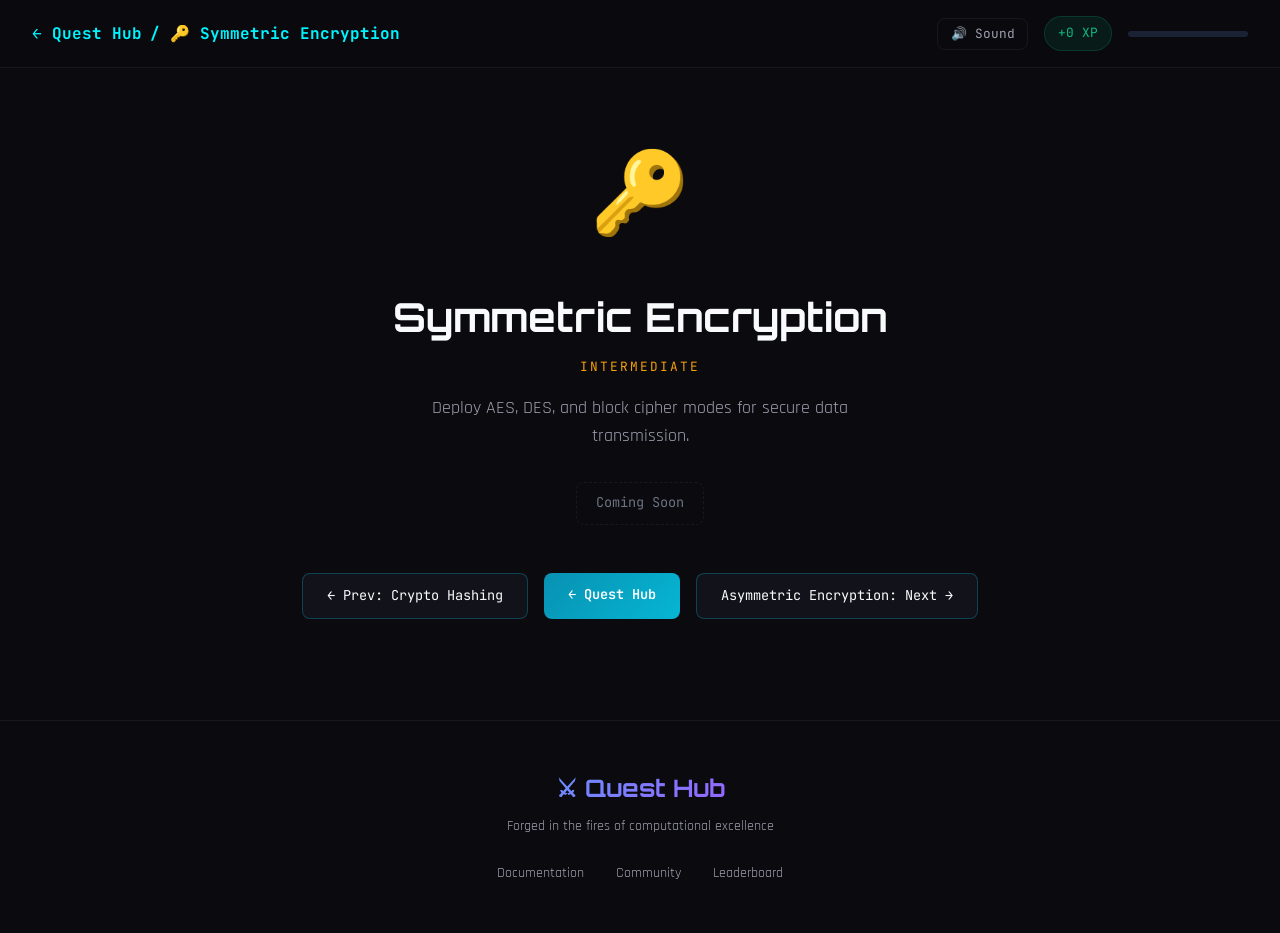
<file: pages/symmetric-encryption.html>
<!DOCTYPE html>
<html lang="en">
<head>
    <meta charset="UTF-8">
    <meta name="viewport" content="width=device-width, initial-scale=1.0">
    <title>Symmetric Encryption — Interactive Quest</title>
    <link href="https://fonts.googleapis.com/css2?family=Orbitron:wght@400;700;900&family=Rajdhani:wght@300;400;500;600;700&family=JetBrains+Mono:wght@400;500;700&family=Inter:wght@300;400;500;600;700&display=swap" rel="stylesheet">
    <link rel="stylesheet" href="../shared/styles.css">
    <style>
        body { padding-top: 0; }
        section { padding: 0 2rem; }
    </style>
</head>
<body>
    <div class="placeholder-hero">
        <div class="quest-icon">🔑</div>
        <h1>Symmetric Encryption</h1>
        <div class="difficulty">Intermediate</div>
        <p>Deploy AES, DES, and block cipher modes for secure data transmission.</p>
        <div class="coming-soon">Coming Soon</div>
        <div class="quest-nav">
            <a href="crypto-hashing.html">← Prev: Crypto Hashing</a>
            <a href="../index.html" class="primary-link">← Quest Hub</a>
            <a href="asymmetric-encryption.html">Asymmetric Encryption: Next →</a>
        </div>
    </div>
    <script src="../shared/navbar.js"></script>
    <script src="../shared/footer.js"></script>
</body>
</html>
</file>
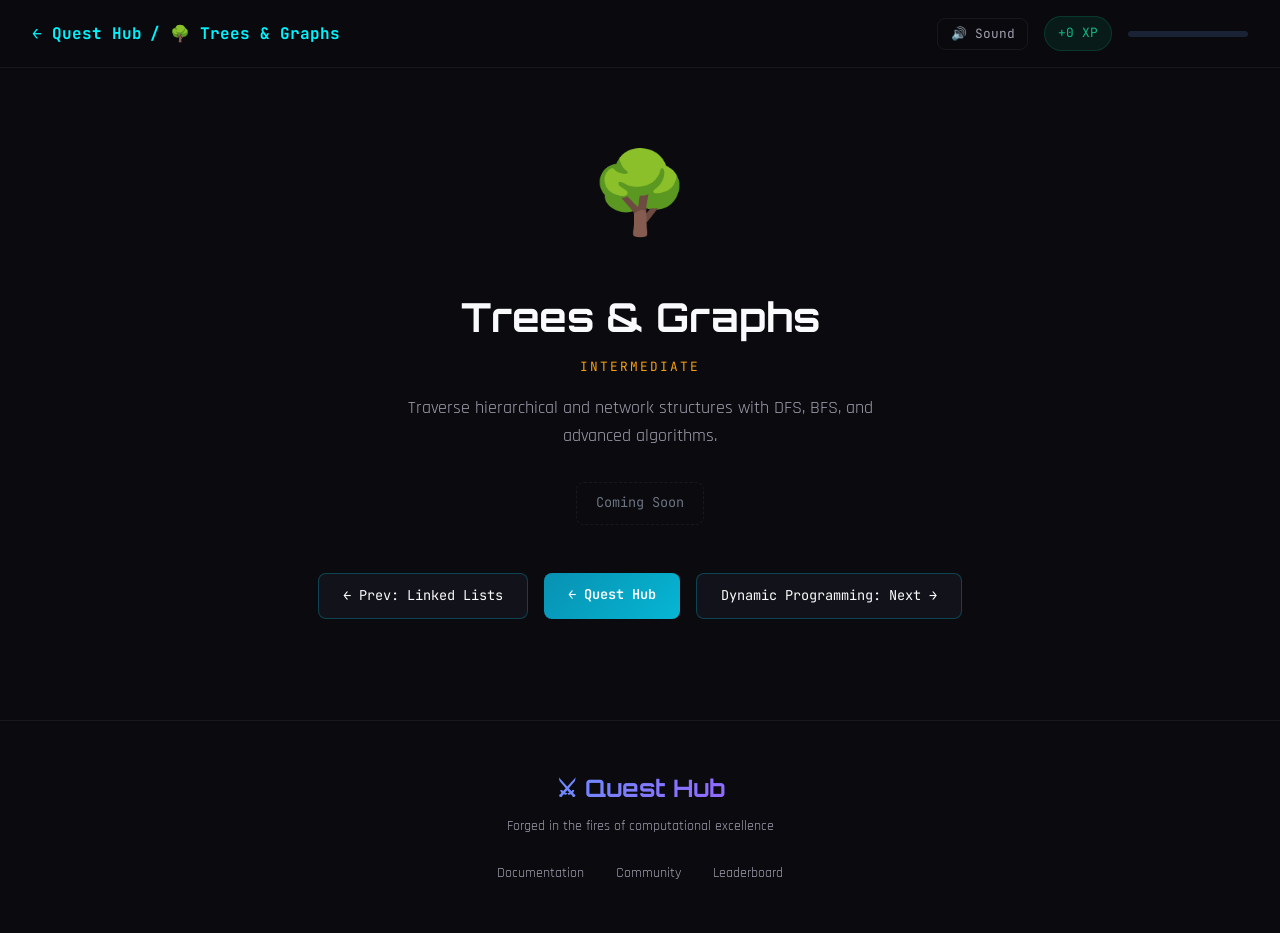
<file: pages/trees-graphs.html>
<!DOCTYPE html>
<html lang="en">
<head>
    <meta charset="UTF-8">
    <meta name="viewport" content="width=device-width, initial-scale=1.0">
    <title>Trees & Graphs — Interactive Quest</title>
    <link href="https://fonts.googleapis.com/css2?family=Orbitron:wght@400;700;900&family=Rajdhani:wght@300;400;500;600;700&family=JetBrains+Mono:wght@400;500;700&family=Inter:wght@300;400;500;600;700&display=swap" rel="stylesheet">
    <link rel="stylesheet" href="../shared/styles.css">
    <style>
        body { padding-top: 0; }
        section { padding: 0 2rem; }
    </style>
</head>
<body>
    <div class="placeholder-hero">
        <div class="quest-icon">🌳</div>
        <h1>Trees & Graphs</h1>
        <div class="difficulty">Intermediate</div>
        <p>Traverse hierarchical and network structures with DFS, BFS, and advanced algorithms.</p>
        <div class="coming-soon">Coming Soon</div>
        <div class="quest-nav">
            <a href="linked-lists.html">← Prev: Linked Lists</a>
            <a href="../index.html" class="primary-link">← Quest Hub</a>
            <a href="dynamic-programming.html">Dynamic Programming: Next →</a>
        </div>
    </div>
    <script src="../shared/navbar.js"></script>
    <script src="../shared/footer.js"></script>
</body>
</html>
</file>
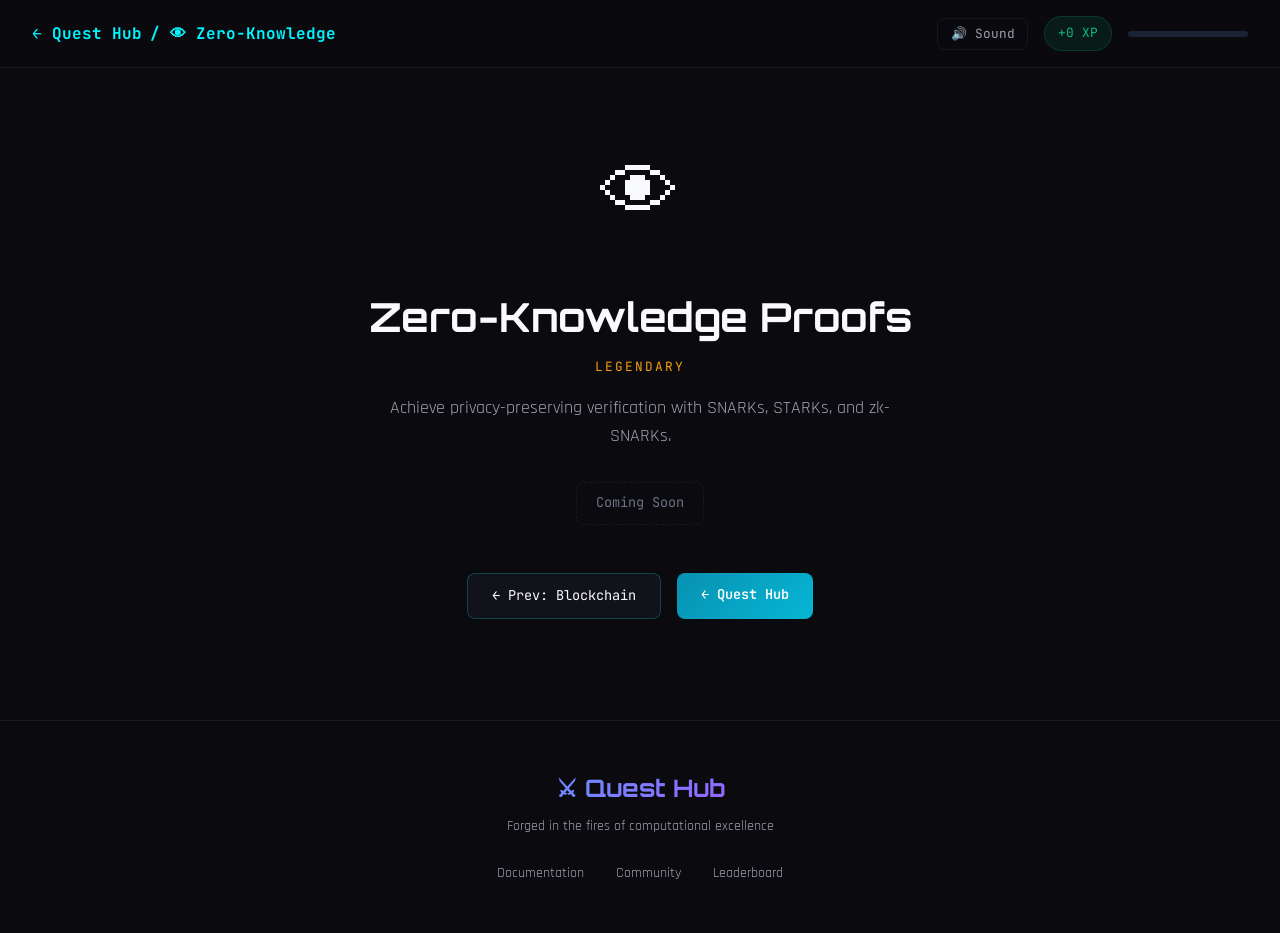
<file: pages/zero-knowledge.html>
<!DOCTYPE html>
<html lang="en">
<head>
    <meta charset="UTF-8">
    <meta name="viewport" content="width=device-width, initial-scale=1.0">
    <title>Zero-Knowledge Proofs — Interactive Quest</title>
    <link href="https://fonts.googleapis.com/css2?family=Orbitron:wght@400;700;900&family=Rajdhani:wght@300;400;500;600;700&family=JetBrains+Mono:wght@400;500;700&family=Inter:wght@300;400;500;600;700&display=swap" rel="stylesheet">
    <link rel="stylesheet" href="../shared/styles.css">
    <style>
        body { padding-top: 0; }
        section { padding: 0 2rem; }
    </style>
</head>
<body>
    <div class="placeholder-hero">
        <div class="quest-icon">👁</div>
        <h1>Zero-Knowledge Proofs</h1>
        <div class="difficulty">Legendary</div>
        <p>Achieve privacy-preserving verification with SNARKs, STARKs, and zk-SNARKs.</p>
        <div class="coming-soon">Coming Soon</div>
        <div class="quest-nav">
            <a href="blockchain.html">← Prev: Blockchain</a>
            <a href="../index.html" class="primary-link">← Quest Hub</a>
        </div>
    </div>
    <script src="../shared/navbar.js"></script>
    <script src="../shared/footer.js"></script>
</body>
</html>
</file>
<file: shared/styles.css>
*, *::before, *::after { margin: 0; padding: 0; box-sizing: border-box; }

:root {
  /* Background */
  --bg-primary: #0a0a0f;
  --bg-secondary: #0a0f1a;
  --bg-card: #12121a;
  --bg-card-hover: #1a1a2a;
  --bg-input: #1a2235;

  /* Accent Colors */
  --dsa-primary: #00f5ff;
  --dsa-secondary: #0080ff;
  --dsa-glow: rgba(0, 245, 255, 0.3);
  --crypto-primary: #ff00ff;
  --crypto-secondary: #8000ff;
  --crypto-glow: rgba(255, 0, 255, 0.3);
  --cyan: #06b6d4;
  --cyan-glow: rgba(6, 182, 212, 0.3);
  --emerald: #10b981;
  --emerald-glow: rgba(16, 185, 129, 0.3);
  --red: #ef4444;
  --red-glow: rgba(239, 68, 68, 0.3);
  --amber: #f59e0b;
  --amber-glow: rgba(245, 158, 11, 0.3);
  --purple: #a855f7;
  --pink: #ec4899;

  /* Text */
  --text-primary: #f9fafb;
  --text-secondary: #a0a0b0;
  --text-muted: #6b7280;

  /* Borders */
  --border-subtle: rgba(255, 255, 255, 0.06);
  --border-accent: rgba(6, 182, 212, 0.3);

  /* Fonts */
  --font-display: 'Orbitron', sans-serif;
  --font-body: 'Rajdhani', 'Inter', sans-serif;
  --font-mono: 'JetBrains Mono', monospace;
}

html { scroll-behavior: smooth; }

body {
  font-family: var(--font-body);
  background: var(--bg-primary);
  color: var(--text-primary);
  min-height: 100vh;
  overflow-x: hidden;
  line-height: 1.6;
}

a { color: inherit; text-decoration: none; }

/* ===== NAVBAR ===== */
.navbar {
  position: fixed;
  top: 0;
  left: 0;
  right: 0;
  z-index: 100;
  padding: 1rem 2rem;
  background: rgba(10, 10, 15, 0.88);
  backdrop-filter: blur(20px);
  border-bottom: 1px solid var(--border-subtle);
  display: flex;
  align-items: center;
  justify-content: space-between;
}

.nav-brand {
  font-family: var(--font-mono);
  font-weight: 700;
  font-size: 1rem;
  color: var(--dsa-primary);
  display: flex;
  align-items: center;
  gap: 0.5rem;
}

.nav-brand a { color: inherit; text-decoration: none; }
.nav-brand a:hover { text-decoration: underline; }

.nav-controls {
  display: flex;
  align-items: center;
  gap: 1rem;
}

.nav-progress {
  display: flex;
  align-items: center;
  gap: 1rem;
}

.xp-badge {
  font-family: var(--font-mono);
  font-size: 0.8rem;
  color: var(--emerald);
  background: rgba(16, 185, 129, 0.1);
  padding: 0.4rem 0.8rem;
  border-radius: 20px;
  border: 1px solid rgba(16, 185, 129, 0.2);
}

.progress-track {
  width: 120px;
  height: 6px;
  background: var(--bg-input);
  border-radius: 3px;
  overflow: hidden;
}

.progress-fill {
  height: 100%;
  width: 0%;
  background: linear-gradient(90deg, var(--cyan), var(--emerald));
  border-radius: 3px;
  transition: width 0.4s ease;
}

.mute-btn {
  background: none;
  border: 1px solid var(--border-subtle);
  border-radius: 8px;
  color: var(--text-secondary);
  padding: 0.4rem 0.8rem;
  cursor: pointer;
  font-family: var(--font-mono);
  font-size: 0.8rem;
  transition: all 0.2s;
}

.mute-btn:hover {
  border-color: var(--cyan);
  color: var(--text-primary);
}

/* ===== FOOTER ===== */
.site-footer {
  position: relative;
  z-index: 1;
  padding: 3rem 2rem;
  border-top: 1px solid var(--border-subtle);
  text-align: center;
}

.footer-logo {
  font-family: var(--font-display);
  font-size: 1.5rem;
  font-weight: 700;
  background: linear-gradient(135deg, var(--dsa-primary), var(--crypto-primary));
  -webkit-background-clip: text;
  -webkit-text-fill-color: transparent;
  background-clip: text;
  margin-bottom: 0.5rem;
}

.site-footer p {
  color: var(--text-secondary);
  font-size: 0.9rem;
  margin-bottom: 1.5rem;
}

.footer-links {
  display: flex;
  gap: 2rem;
  justify-content: center;
  flex-wrap: wrap;
}

.footer-links a {
  color: var(--text-secondary);
  text-decoration: none;
  font-size: 0.9rem;
  transition: color 0.3s;
}

.footer-links a:hover {
  color: var(--dsa-primary);
}

/* ===== SECTION SHARED ===== */
.section-label {
  font-family: var(--font-mono);
  font-size: 0.7rem;
  text-transform: uppercase;
  letter-spacing: 3px;
  color: var(--cyan);
  margin-bottom: 0.5rem;
}

.section-title {
  font-family: var(--font-display);
  font-size: 2rem;
  font-weight: 700;
  margin-bottom: 0.4rem;
}

.section-sub {
  color: var(--text-secondary);
  margin-bottom: 2rem;
  max-width: 600px;
}

/* ===== CARDS ===== */
.card {
  background: var(--bg-card);
  border: 1px solid var(--border-subtle);
  border-radius: 16px;
  padding: 1.5rem;
  margin-bottom: 1.5rem;
}

/* ===== CONTROLS ===== */
.controls {
  display: flex;
  flex-wrap: wrap;
  gap: 0.6rem;
  margin-top: 1.2rem;
  align-items: center;
}

.ctrl-btn {
  font-family: var(--font-mono);
  font-size: 0.8rem;
  padding: 0.6rem 1rem;
  border: 1px solid var(--border-accent);
  border-radius: 8px;
  background: var(--bg-input);
  color: var(--text-primary);
  cursor: pointer;
  transition: all 0.2s;
}

.ctrl-btn:hover {
  background: rgba(6, 182, 212, 0.1);
  border-color: var(--cyan);
  box-shadow: 0 0 12px var(--cyan-glow);
}

.ctrl-btn.primary {
  background: linear-gradient(135deg, #0891b2, var(--cyan));
  border: none;
  color: #fff;
  font-weight: 600;
}

.ctrl-btn.primary:hover {
  box-shadow: 0 0 20px var(--cyan-glow);
}

.ctrl-btn:disabled {
  opacity: 0.35;
  cursor: not-allowed;
}

.ctrl-group {
  display: flex;
  align-items: center;
  gap: 0.4rem;
}

.ctrl-label {
  font-family: var(--font-mono);
  font-size: 0.75rem;
  color: var(--text-muted);
}

.ctrl-group select,
.ctrl-group input[type="range"] {
  font-family: var(--font-mono);
  font-size: 0.8rem;
  background: var(--bg-input);
  color: var(--text-primary);
  border: 1px solid var(--border-subtle);
  border-radius: 6px;
  padding: 0.3rem 0.5rem;
}

/* ===== QUEST CARDS (index page) ===== */
.quest-grid {
  display: grid;
  grid-template-columns: repeat(auto-fit, minmax(320px, 1fr));
  gap: 2rem;
}

.quest-card {
  position: relative;
  background: var(--bg-card);
  border: 1px solid var(--border-subtle);
  border-radius: 20px;
  padding: 2rem;
  transition: all 0.4s cubic-bezier(0.175, 0.885, 0.32, 1.275);
  overflow: hidden;
  cursor: pointer;
}

.quest-card:hover {
  transform: translateY(-10px);
  border-color: var(--dsa-primary);
}

.quest-card.crypto-card:hover {
  border-color: var(--crypto-primary);
}

.card-glow {
  position: absolute;
  top: 0; left: 0;
  width: 100%; height: 100%;
  background: radial-gradient(circle at 50% 0%, var(--dsa-glow) 0%, transparent 70%);
  opacity: 0;
  transition: opacity 0.4s;
  pointer-events: none;
}

.crypto-glow {
  background: radial-gradient(circle at 50% 0%, var(--crypto-glow) 0%, transparent 70%);
}

.quest-card:hover .card-glow,
.quest-card:hover .crypto-glow {
  opacity: 1;
}

.card-header {
  display: flex;
  justify-content: space-between;
  align-items: center;
  margin-bottom: 1.5rem;
}

.difficulty-badge {
  font-size: 0.75rem;
  font-weight: 600;
  padding: 0.3rem 0.8rem;
  border-radius: 20px;
  text-transform: uppercase;
  letter-spacing: 1px;
}

.difficulty-badge.easy { background: rgba(0, 255, 136, 0.15); color: #00ff88; }
.difficulty-badge.medium { background: rgba(255, 193, 7, 0.15); color: #ffc107; }
.difficulty-badge.hard { background: rgba(255, 71, 87, 0.15); color: #ff4757; }
.difficulty-badge.legendary {
  background: rgba(255, 0, 255, 0.2);
  color: var(--crypto-primary);
  animation: legendaryPulse 2s infinite;
}

@keyframes legendaryPulse {
  0%, 100% { box-shadow: 0 0 10px rgba(255, 0, 255, 0.3); }
  50% { box-shadow: 0 0 20px rgba(255, 0, 255, 0.5); }
}

.quest-number {
  font-family: var(--font-display);
  font-size: 1.5rem;
  font-weight: 700;
  color: rgba(255, 255, 255, 0.1);
}

.card-icon {
  font-size: 3rem;
  margin-bottom: 1rem;
}

.quest-card h3 {
  font-family: var(--font-display);
  font-size: 1.3rem;
  font-weight: 700;
  margin-bottom: 0.8rem;
  color: var(--text-primary);
}

.quest-card p {
  color: var(--text-secondary);
  font-size: 0.95rem;
  line-height: 1.6;
  margin-bottom: 1.5rem;
}

.quest-rewards {
  display: flex;
  flex-wrap: wrap;
  gap: 0.5rem;
  margin-bottom: 1.5rem;
}

.reward {
  font-size: 0.75rem;
  padding: 0.3rem 0.6rem;
  background: rgba(255, 255, 255, 0.05);
  border-radius: 10px;
  color: var(--dsa-primary);
}

.quest-card.crypto-card .reward {
  color: var(--crypto-primary);
}

.quest-btn {
  width: 100%;
  padding: 1rem;
  font-family: var(--font-display);
  font-size: 0.9rem;
  font-weight: 700;
  text-transform: uppercase;
  letter-spacing: 2px;
  border: none;
  border-radius: 10px;
  cursor: pointer;
  transition: all 0.3s;
  background: linear-gradient(135deg, var(--dsa-primary), var(--dsa-secondary));
  color: var(--bg-primary);
}

.quest-btn:hover {
  transform: scale(1.02);
  box-shadow: 0 5px 30px var(--dsa-glow);
}

.quest-btn.crypto-btn {
  background: linear-gradient(135deg, var(--crypto-primary), var(--crypto-secondary));
}

.quest-btn.crypto-btn:hover {
  box-shadow: 0 5px 30px var(--crypto-glow);
}

/* ===== PLACEHOLDER PAGE ===== */
.placeholder-hero {
  min-height: 80vh;
  display: flex;
  flex-direction: column;
  align-items: center;
  justify-content: center;
  text-align: center;
  padding: 6rem 2rem 4rem;
  position: relative;
  z-index: 1;
}

.placeholder-hero .quest-icon {
  font-size: 5rem;
  margin-bottom: 1.5rem;
}

.placeholder-hero h1 {
  font-family: var(--font-display);
  font-size: 2.5rem;
  font-weight: 700;
  margin-bottom: 0.5rem;
}

.placeholder-hero .difficulty {
  font-family: var(--font-mono);
  font-size: 0.8rem;
  text-transform: uppercase;
  letter-spacing: 2px;
  color: var(--amber);
  margin-bottom: 1rem;
}

.placeholder-hero p {
  color: var(--text-secondary);
  font-size: 1.1rem;
  max-width: 500px;
  margin-bottom: 2rem;
}

.placeholder-hero .coming-soon {
  font-family: var(--font-mono);
  font-size: 0.85rem;
  color: var(--text-muted);
  padding: 0.6rem 1.2rem;
  border: 1px dashed var(--border-subtle);
  border-radius: 8px;
  margin-bottom: 3rem;
}

.quest-nav {
  display: flex;
  gap: 1rem;
  flex-wrap: wrap;
  justify-content: center;
}

.quest-nav a {
  font-family: var(--font-mono);
  font-size: 0.85rem;
  padding: 0.7rem 1.5rem;
  border: 1px solid var(--border-accent);
  border-radius: 8px;
  background: var(--bg-card);
  color: var(--text-primary);
  transition: all 0.2s;
}

.quest-nav a:hover {
  border-color: var(--cyan);
  box-shadow: 0 0 12px var(--cyan-glow);
  background: rgba(6, 182, 212, 0.05);
}

.quest-nav a.primary-link {
  background: linear-gradient(135deg, #0891b2, var(--cyan));
  border: none;
  color: #fff;
  font-weight: 600;
}

.quest-nav a.primary-link:hover {
  box-shadow: 0 0 20px var(--cyan-glow);
}

/* ===== RESPONSIVE ===== */
@media (max-width: 768px) {
  .navbar { padding: 0.8rem 1rem; }
  .nav-brand { font-size: 0.85rem; }
  .quest-grid { grid-template-columns: 1fr; }
  .section-title { font-size: 1.5rem; }
  .placeholder-hero h1 { font-size: 1.8rem; }
  .quest-nav { flex-direction: column; align-items: center; }
}
</file>
<file: styles.css>
* {
    margin: 0;
    padding: 0;
    box-sizing: border-box;
}

:root {
    --dsa-primary: #00f5ff;
    --dsa-secondary: #0080ff;
    --dsa-glow: rgba(0, 245, 255, 0.3);
    --crypto-primary: #ff00ff;
    --crypto-secondary: #8000ff;
    --crypto-glow: rgba(255, 0, 255, 0.3);
    --bg-dark: #0a0a0f;
    --bg-card: #12121a;
    --text-primary: #ffffff;
    --text-secondary: #a0a0b0;
}

body {
    font-family: 'Rajdhani', sans-serif;
    background: var(--bg-dark);
    color: var(--text-primary);
    min-height: 100vh;
    overflow-x: hidden;
}

.particles {
    position: fixed;
    top: 0;
    left: 0;
    width: 100%;
    height: 100%;
    pointer-events: none;
    z-index: 0;
}

.particle {
    position: absolute;
    width: 3px;
    height: 3px;
    background: var(--dsa-primary);
    border-radius: 50%;
    animation: float 15s infinite;
    opacity: 0.5;
}

@keyframes float {
    0%, 100% { transform: translateY(100vh) rotate(0deg); opacity: 0; }
    10% { opacity: 0.5; }
    90% { opacity: 0.5; }
    100% { transform: translateY(-100vh) rotate(720deg); opacity: 0; }
}

.hero {
    position: relative;
    min-height: 100vh;
    display: flex;
    align-items: center;
    justify-content: center;
    text-align: center;
    background: radial-gradient(ellipse at center, rgba(0, 128, 255, 0.1) 0%, transparent 70%),
                radial-gradient(ellipse at 80% 20%, rgba(255, 0, 255, 0.08) 0%, transparent 50%);
    padding: 2rem;
}

.hero-content {
    position: relative;
    z-index: 1;
}

.logo-container {
    display: flex;
    align-items: center;
    justify-content: center;
    gap: 1rem;
    margin-bottom: 2rem;
}

.logo-icon {
    font-size: 4rem;
    animation: pulse 2s ease-in-out infinite;
}

@keyframes pulse {
    0%, 100% { transform: scale(1); }
    50% { transform: scale(1.1); }
}

h1 {
    font-family: 'Orbitron', sans-serif;
    font-size: 4rem;
    font-weight: 900;
    background: linear-gradient(135deg, var(--dsa-primary), var(--crypto-primary));
    -webkit-background-clip: text;
    -webkit-text-fill-color: transparent;
    background-clip: text;
    position: relative;
}

.glitch {
    animation: glitch 3s infinite;
}

@keyframes glitch {
    0%, 90%, 100% { transform: translate(0); }
    92% { transform: translate(-2px, 2px); }
    94% { transform: translate(2px, -2px); }
    96% { transform: translate(-2px, -2px); }
    98% { transform: translate(2px, 2px); }
}

.tagline {
    font-size: 1.4rem;
    color: var(--text-secondary);
    margin-bottom: 3rem;
}

.highlight {
    color: var(--dsa-primary);
    font-weight: 700;
}

.highlight-crypto {
    color: var(--crypto-primary);
    font-weight: 700;
}

.stats-bar {
    display: flex;
    gap: 4rem;
    justify-content: center;
}

.stat {
    display: flex;
    flex-direction: column;
    align-items: center;
}

.stat-value {
    font-family: 'Orbitron', sans-serif;
    font-size: 2.5rem;
    font-weight: 700;
    color: var(--dsa-primary);
}

.stat-label {
    font-size: 0.9rem;
    color: var(--text-secondary);
    text-transform: uppercase;
    letter-spacing: 2px;
}

main {
    position: relative;
    z-index: 1;
}

.section {
    padding: 5rem 2rem;
    max-width: 1400px;
    margin: 0 auto;
}

.section-header {
    text-align: center;
    margin-bottom: 4rem;
}

.section-icon {
    font-size: 3rem;
    display: block;
    margin-bottom: 1rem;
}

.section-header h2 {
    font-family: 'Orbitron', sans-serif;
    font-size: 2.5rem;
    font-weight: 700;
    margin-bottom: 1rem;
}

.dsa-section h2 {
    color: var(--dsa-primary);
}

.crypto-section h2 {
    color: var(--crypto-primary);
}

.section-subtitle {
    color: var(--text-secondary);
    font-size: 1.1rem;
}

.section-divider {
    width: 100px;
    height: 3px;
    margin: 2rem auto 0;
    background: linear-gradient(90deg, transparent, var(--dsa-primary), transparent);
}

.section-divider.crypto {
    background: linear-gradient(90deg, transparent, var(--crypto-primary), transparent);
}

.quest-grid {
    display: grid;
    grid-template-columns: repeat(auto-fit, minmax(320px, 1fr));
    gap: 2rem;
}

.quest-card {
    position: relative;
    background: var(--bg-card);
    border: 1px solid rgba(255, 255, 255, 0.05);
    border-radius: 20px;
    padding: 2rem;
    transition: all 0.4s cubic-bezier(0.175, 0.885, 0.32, 1.275);
    overflow: hidden;
    cursor: pointer;
}

.quest-card:hover {
    transform: translateY(-10px);
    border-color: var(--dsa-primary);
}

.crypto-card:hover {
    border-color: var(--crypto-primary);
}

.card-glow {
    position: absolute;
    top: 0;
    left: 0;
    width: 100%;
    height: 100%;
    background: radial-gradient(circle at 50% 0%, var(--dsa-glow) 0%, transparent 70%);
    opacity: 0;
    transition: opacity 0.4s;
    pointer-events: none;
}

.crypto-glow {
    background: radial-gradient(circle at 50% 0%, var(--crypto-glow) 0%, transparent 70%);
}

.quest-card:hover .card-glow,
.crypto-card:hover .crypto-glow {
    opacity: 1;
}

.card-header {
    display: flex;
    justify-content: space-between;
    align-items: center;
    margin-bottom: 1.5rem;
}

.difficulty-badge {
    font-size: 0.75rem;
    font-weight: 600;
    padding: 0.3rem 0.8rem;
    border-radius: 20px;
    text-transform: uppercase;
    letter-spacing: 1px;
}

.difficulty-badge.easy {
    background: rgba(0, 255, 136, 0.15);
    color: #00ff88;
}

.difficulty-badge.medium {
    background: rgba(255, 193, 7, 0.15);
    color: #ffc107;
}

.difficulty-badge.hard {
    background: rgba(255, 71, 87, 0.15);
    color: #ff4757;
}

.difficulty-badge.legendary {
    background: rgba(255, 0, 255, 0.2);
    color: var(--crypto-primary);
    animation: legendaryPulse 2s infinite;
}

@keyframes legendaryPulse {
    0%, 100% { box-shadow: 0 0 10px rgba(255, 0, 255, 0.3); }
    50% { box-shadow: 0 0 20px rgba(255, 0, 255, 0.5); }
}

.quest-number {
    font-family: 'Orbitron', sans-serif;
    font-size: 1.5rem;
    font-weight: 700;
    color: rgba(255, 255, 255, 0.1);
}

.card-icon {
    font-size: 3rem;
    margin-bottom: 1rem;
}

.quest-card h3 {
    font-family: 'Orbitron', sans-serif;
    font-size: 1.3rem;
    font-weight: 700;
    margin-bottom: 0.8rem;
    color: var(--text-primary);
}

.quest-card p {
    color: var(--text-secondary);
    font-size: 0.95rem;
    line-height: 1.6;
    margin-bottom: 1.5rem;
}

.quest-rewards {
    display: flex;
    flex-wrap: wrap;
    gap: 0.5rem;
    margin-bottom: 1.5rem;
}

.reward {
    font-size: 0.75rem;
    padding: 0.3rem 0.6rem;
    background: rgba(255, 255, 255, 0.05);
    border-radius: 10px;
    color: var(--dsa-primary);
}

.crypto-card .reward {
    color: var(--crypto-primary);
}

.quest-btn {
    width: 100%;
    padding: 1rem;
    font-family: 'Orbitron', sans-serif;
    font-size: 0.9rem;
    font-weight: 700;
    text-transform: uppercase;
    letter-spacing: 2px;
    border: none;
    border-radius: 10px;
    cursor: pointer;
    transition: all 0.3s;
    background: linear-gradient(135deg, var(--dsa-primary), var(--dsa-secondary));
    color: var(--bg-dark);
}

.quest-btn:hover {
    transform: scale(1.02);
    box-shadow: 0 5px 30px var(--dsa-glow);
}

.crypto-btn {
    background: linear-gradient(135deg, var(--crypto-primary), var(--crypto-secondary));
}

.crypto-btn:hover {
    box-shadow: 0 5px 30px var(--crypto-glow);
}

.cta-section {
    padding: 6rem 2rem;
    text-align: center;
    background: linear-gradient(180deg, transparent 0%, rgba(0, 128, 255, 0.05) 50%, transparent 100%);
}

.cta-content h2 {
    font-family: 'Orbitron', sans-serif;
    font-size: 2.5rem;
    margin-bottom: 1rem;
}

.cta-content p {
    color: var(--text-secondary);
    font-size: 1.2rem;
    margin-bottom: 2.5rem;
}

.cta-buttons {
    display: flex;
    gap: 1.5rem;
    justify-content: center;
    flex-wrap: wrap;
}

.cta-btn {
    padding: 1.2rem 3rem;
    font-family: 'Orbitron', sans-serif;
    font-size: 1rem;
    font-weight: 700;
    text-transform: uppercase;
    letter-spacing: 2px;
    border: none;
    border-radius: 50px;
    cursor: pointer;
    transition: all 0.3s;
}

.cta-btn.primary {
    background: linear-gradient(135deg, var(--dsa-primary), var(--dsa-secondary));
    color: var(--bg-dark);
}

.cta-btn.primary:hover {
    transform: translateY(-3px);
    box-shadow: 0 10px 40px var(--dsa-glow);
}

.cta-btn.secondary {
    background: linear-gradient(135deg, var(--crypto-primary), var(--crypto-secondary));
    color: white;
}

.cta-btn.secondary:hover {
    transform: translateY(-3px);
    box-shadow: 0 10px 40px var(--crypto-glow);
}

footer {
    padding: 3rem 2rem;
    border-top: 1px solid rgba(255, 255, 255, 0.05);
    text-align: center;
}

.footer-logo {
    font-family: 'Orbitron', sans-serif;
    font-size: 1.5rem;
    font-weight: 700;
    background: linear-gradient(135deg, var(--dsa-primary), var(--crypto-primary));
    -webkit-background-clip: text;
    -webkit-text-fill-color: transparent;
    background-clip: text;
    margin-bottom: 0.5rem;
}

footer p {
    color: var(--text-secondary);
    font-size: 0.9rem;
    margin-bottom: 1.5rem;
}

.footer-links {
    display: flex;
    gap: 2rem;
    justify-content: center;
}

.footer-links a {
    color: var(--text-secondary);
    text-decoration: none;
    font-size: 0.9rem;
    transition: color 0.3s;
}

.footer-links a:hover {
    color: var(--dsa-primary);
}

@media (max-width: 768px) {
    h1 {
        font-size: 2.5rem;
    }

    .stats-bar {
        gap: 2rem;
    }

    .stat-value {
        font-size: 1.8rem;
    }

    .section-header h2 {
        font-size: 1.8rem;
    }

    .quest-grid {
        grid-template-columns: 1fr;
    }
}
</file>
